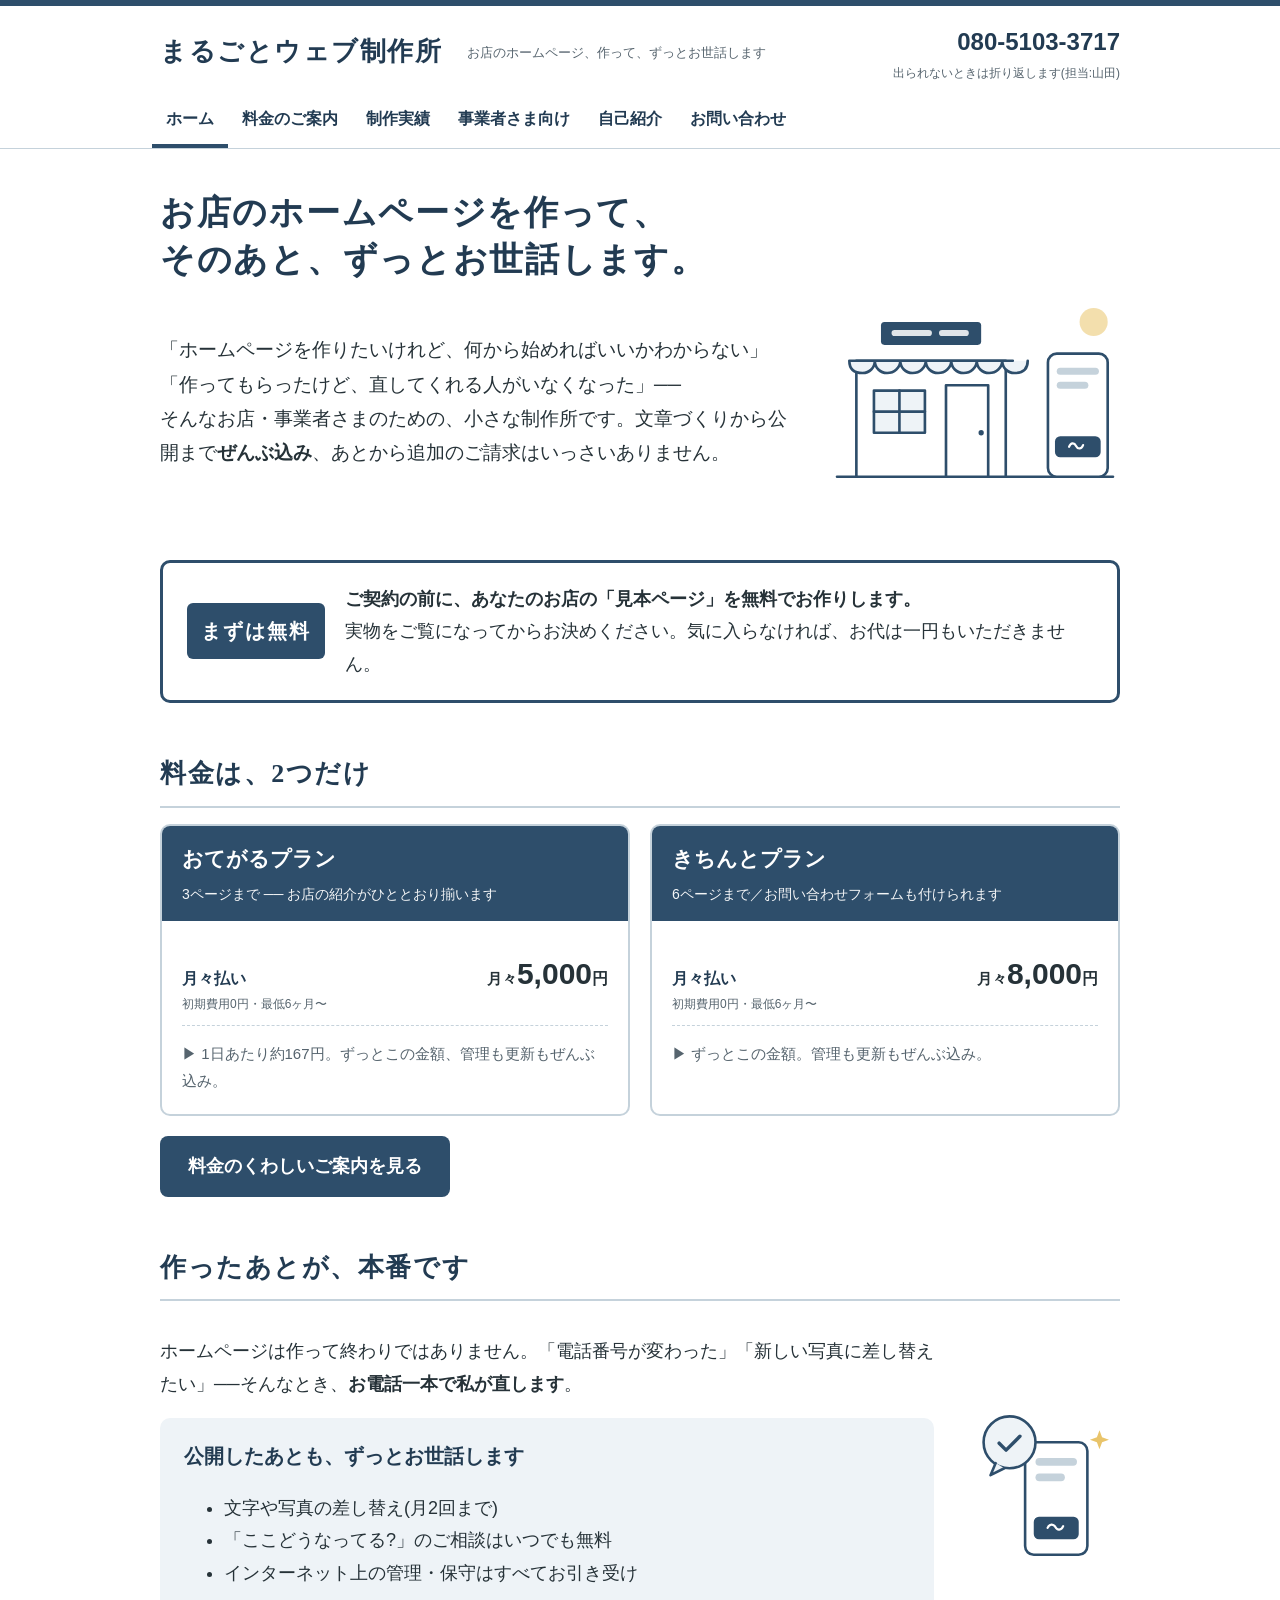
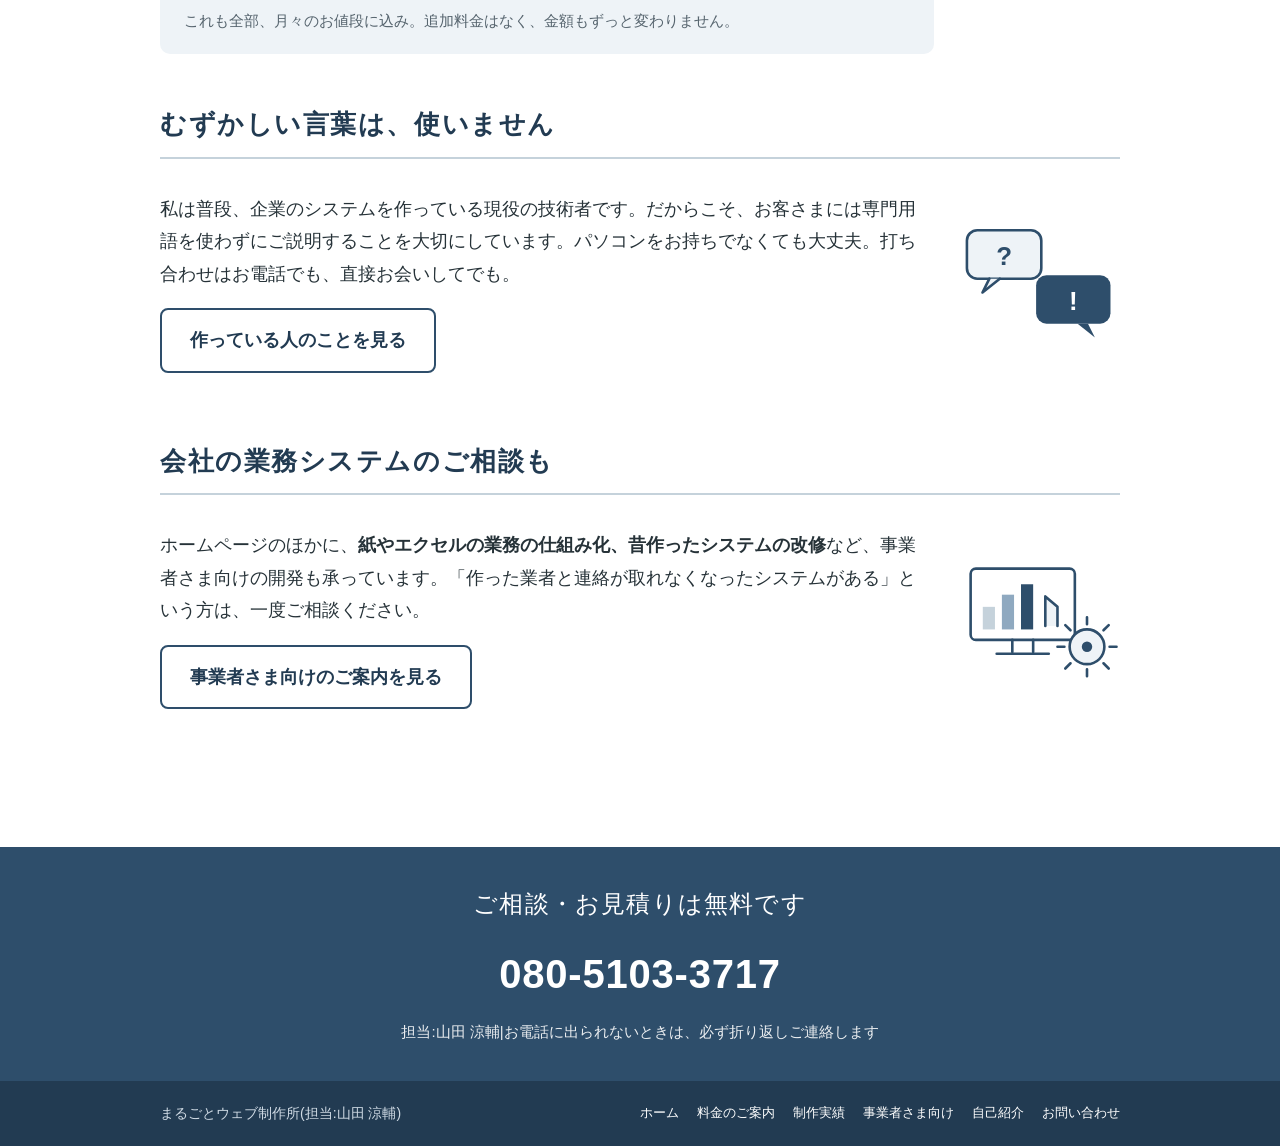
<file: index.html>
<!DOCTYPE html>
<html lang="ja">
<head>
<meta charset="UTF-8">
<meta name="viewport" content="width=device-width, initial-scale=1">
<title>まるごとウェブ制作所|お店のホームページを作って、ずっとお世話します</title>
<meta name="description" content="小さなお店・事業者さまのホームページを、文章づくりから公開までぜんぶ込みで。初期費用0円・月々5,000円から、管理も更新もずっとお任せ。まずは無料の見本から。">
<link rel="stylesheet" href="assets/style.css">
</head>
<body>

<header class="site-header">
  <div class="header-inner">
    <a class="site-name" href="index.html">まるごとウェブ制作所</a>
    <p class="site-tag">お店のホームページ、作って、ずっとお世話します</p>
    <div class="header-tel">
      <a href="tel:08051033717">080-5103-3717</a>
      <div class="note">出られないときは折り返します(担当:山田)</div>
    </div>
  </div>
  <nav class="site-nav">
    <a href="index.html" aria-current="page">ホーム</a>
    <a href="ryokin.html">料金のご案内</a>
    <a href="jisseki.html">制作実績</a>
    <a href="jigyousha.html">事業者さま向け</a>
    <a href="profile.html">自己紹介</a>
    <a href="contact.html">お問い合わせ</a>
  </nav>
</header>

<main>
  <h1>お店のホームページを作って、<br>そのあと、ずっとお世話します。</h1>
  <div class="split hero-split">
    <div class="split-text">
      <p class="lead">「ホームページを作りたいけれど、何から始めればいいかわからない」<br>
      「作ってもらったけど、直してくれる人がいなくなった」──<br>
      そんなお店・事業者さまのための、小さな制作所です。文章づくりから公開まで<strong>ぜんぶ込み</strong>、あとから追加のご請求はいっさいありません。</p>
    </div>
    <div class="illu">
      <svg width="290" height="220" viewBox="0 0 330 250" fill="none" stroke="#2e4e6b" stroke-width="3" stroke-linecap="round" stroke-linejoin="round" role="img" aria-label="お店とスマートフォンのイラスト">
        <circle cx="300" cy="34" r="16" fill="#e9c46a" stroke="none" opacity=".55"/>
        <line x1="8" y1="210" x2="322" y2="210"/>
        <rect x="30" y="78" width="170" height="132" fill="#ffffff"/>
        <rect x="58" y="34" width="114" height="26" rx="4" fill="#2e4e6b" stroke="none"/>
        <rect x="70" y="43" width="46" height="7" rx="3.5" fill="#ffffff" stroke="none" opacity=".85"/>
        <rect x="124" y="43" width="34" height="7" rx="3.5" fill="#ffffff" stroke="none" opacity=".85"/>
        <path d="M22 78 h186 M22 78 c0 14 12 14 15 14 c8 0 14 -6 14 -14 c0 8 6 14 14 14 c8 0 15 -6 15 -14 c0 8 6 14 14 14 c8 0 15 -6 15 -14 c0 8 6 14 14 14 c8 0 15 -6 15 -14 c0 8 6 14 14 14 c8 0 15 -6 15 -14 c0 8 6 14 14 14 c8 0 15 -6 15 -14 c0 8 6 14 14 14 c3 0 15 0 15 -14" fill="#eef3f7"/>
        <rect x="50" y="112" width="58" height="48" fill="#eef3f7"/>
        <line x1="79" y1="112" x2="79" y2="160"/>
        <line x1="50" y1="136" x2="108" y2="136"/>
        <rect x="132" y="106" width="48" height="104" fill="#ffffff"/>
        <circle cx="172" cy="160" r="3" fill="#2e4e6b" stroke="none"/>
        <rect x="248" y="70" width="68" height="140" rx="10" fill="#ffffff"/>
        <rect x="258" y="86" width="48" height="8" rx="4" fill="#c5d2db" stroke="none"/>
        <rect x="258" y="102" width="36" height="8" rx="4" fill="#c5d2db" stroke="none"/>
        <rect x="256" y="164" width="52" height="24" rx="6" fill="#2e4e6b" stroke="none"/>
        <path d="M272 176 c2 -5 6 -5 8 -1 c2 4 6 4 8 -1" stroke="#ffffff" stroke-width="2.5"/>
      </svg>
    </div>
  </div>

  <div class="section notice">
    <span class="badge">まずは無料</span>
    <p><strong>ご契約の前に、あなたのお店の「見本ページ」を無料でお作りします。</strong><br>
    実物をご覧になってからお決めください。気に入らなければ、お代は一円もいただきません。</p>
  </div>

  <section class="section">
    <h2>料金は、2つだけ</h2>
    <div class="card-grid">
      <div class="card">
        <div class="card-head">
          <h3>おてがるプラン</h3>
          <p>3ページまで ── お店の紹介がひととおり揃います</p>
        </div>
        <div class="card-body">
          <div class="price-line">
            <span class="price-label">月々払い<small>初期費用0円・最低6ヶ月〜</small></span>
            <span class="price"><span class="per">月々</span>5,000<small>円</small></span>
          </div>
          <p class="muted" style="margin:14px 0 0">▶ 1日あたり約167円。ずっとこの金額、管理も更新もぜんぶ込み。</p>
        </div>
      </div>
      <div class="card">
        <div class="card-head">
          <h3>きちんとプラン</h3>
          <p>6ページまで／お問い合わせフォームも付けられます</p>
        </div>
        <div class="card-body">
          <div class="price-line">
            <span class="price-label">月々払い<small>初期費用0円・最低6ヶ月〜</small></span>
            <span class="price"><span class="per">月々</span>8,000<small>円</small></span>
          </div>
          <p class="muted" style="margin:14px 0 0">▶ ずっとこの金額。管理も更新もぜんぶ込み。</p>
        </div>
      </div>
    </div>
    <p style="margin-top:20px"><a class="btn" href="ryokin.html">料金のくわしいご案内を見る</a></p>
  </section>

  <section class="section">
    <h2>作ったあとが、本番です</h2>
    <div class="split">
      <div class="split-text">
        <p>ホームページは作って終わりではありません。「電話番号が変わった」「新しい写真に差し替えたい」──そんなとき、<strong>お電話一本で私が直します</strong>。</p>
        <div class="panel">
          <h3>公開したあとも、ずっとお世話します</h3>
          <ul>
            <li>文字や写真の差し替え(月2回まで)</li>
            <li>「ここどうなってる?」のご相談はいつでも無料</li>
            <li>インターネット上の管理・保守はすべてお引き受け</li>
          </ul>
          <p class="muted" style="margin:12px 0 0">これも全部、月々のお値段に込み。追加料金はなく、金額もずっと変わりません。</p>
        </div>
      </div>
      <div class="illu">
        <svg width="150" height="160" viewBox="0 0 170 185" fill="none" stroke="#2e4e6b" stroke-width="3" stroke-linecap="round" stroke-linejoin="round" role="img" aria-label="電話一本で直しますのイラスト">
          <rect x="62" y="42" width="72" height="130" rx="10" fill="#ffffff"/>
          <rect x="74" y="60" width="48" height="9" rx="4.5" fill="#c5d2db" stroke="none"/>
          <rect x="74" y="78" width="34" height="9" rx="4.5" fill="#c5d2db" stroke="none"/>
          <rect x="72" y="128" width="52" height="26" rx="6" fill="#2e4e6b" stroke="none"/>
          <path d="M88 141 c2 -5 7 -5 9 -1 c2 4 7 4 9 -1" stroke="#ffffff" stroke-width="2.5"/>
          <circle cx="44" cy="42" r="30" fill="#eef3f7"/>
          <path d="M28 66 l-6 14 l16 -8" fill="#eef3f7"/>
          <path d="M32 43 l8 8 l16 -16" stroke-width="4"/>
          <path d="M148 28 l3 8 l8 3 l-8 3 l-3 8 l-3 -8 l-8 -3 l8 -3 z" fill="#e9c46a" stroke="none"/>
        </svg>
      </div>
    </div>
  </section>

  <section class="section">
    <h2>むずかしい言葉は、使いません</h2>
    <div class="split">
      <div class="split-text">
        <p>私は普段、企業のシステムを作っている現役の技術者です。だからこそ、お客さまには専門用語を使わずにご説明することを大切にしています。パソコンをお持ちでなくても大丈夫。打ち合わせはお電話でも、直接お会いしてでも。</p>
        <p><a class="btn ghost" href="profile.html">作っている人のことを見る</a></p>
      </div>
      <div class="illu">
        <svg width="160" height="130" viewBox="0 0 185 150" fill="none" stroke="#2e4e6b" stroke-width="3" stroke-linecap="round" stroke-linejoin="round" role="img" aria-label="会話のイラスト">
          <rect x="8" y="14" width="86" height="56" rx="12" fill="#eef3f7"/>
          <path d="M34 70 l-8 16 l20 -16" fill="#eef3f7"/>
          <text x="51" y="54" font-size="30" font-weight="bold" fill="#2e4e6b" stroke="none" text-anchor="middle" font-family="sans-serif">?</text>
          <rect x="88" y="66" width="86" height="56" rx="12" fill="#2e4e6b" stroke="none"/>
          <path d="M148 122 l8 16 l-20 -16" fill="#2e4e6b" stroke="none"/>
          <text x="131" y="106" font-size="30" font-weight="bold" fill="#ffffff" stroke="none" text-anchor="middle" font-family="sans-serif">!</text>
        </svg>
      </div>
    </div>
  </section>

  <section class="section">
    <h2>会社の業務システムのご相談も</h2>
    <div class="split">
      <div class="split-text">
        <p>ホームページのほかに、<strong>紙やエクセルの業務の仕組み化、昔作ったシステムの改修</strong>など、事業者さま向けの開発も承っています。「作った業者と連絡が取れなくなったシステムがある」という方は、一度ご相談ください。</p>
        <p><a class="btn ghost" href="jigyousha.html">事業者さま向けのご案内を見る</a></p>
      </div>
      <div class="illu">
        <svg width="165" height="140" viewBox="0 0 190 160" fill="none" stroke="#2e4e6b" stroke-width="3" stroke-linecap="round" stroke-linejoin="round" role="img" aria-label="業務システムのイラスト">
          <rect x="18" y="22" width="120" height="82" rx="6" fill="#ffffff"/>
          <rect x="32" y="66" width="14" height="26" fill="#c5d2db" stroke="none"/>
          <rect x="54" y="52" width="14" height="40" fill="#8fa9c0" stroke="none"/>
          <rect x="76" y="40" width="14" height="52" fill="#2e4e6b" stroke="none"/>
          <path d="M104 88 l0 -34 l14 12 l0 22" fill="#eef3f7"/>
          <line x1="66" y1="104" x2="66" y2="118"/>
          <line x1="90" y1="104" x2="90" y2="118"/>
          <line x1="48" y1="120" x2="108" y2="120"/>
          <circle cx="152" cy="112" r="20" fill="#eef3f7"/>
          <circle cx="152" cy="112" r="6" fill="#2e4e6b" stroke="none"/>
          <path d="M152 86 v-8 M152 138 v8 M126 112 h-8 M178 112 h8 M133 93 l-6 -6 M171 131 l6 6 M171 93 l6 -6 M133 131 l-6 6"/>
        </svg>
      </div>
    </div>
  </section>
</main>

<div class="cta-band">
  <div class="cta-inner">
    <p class="lead-line">ご相談・お見積りは無料です</p>
    <a class="cta-tel" href="tel:08051033717">080-5103-3717</a>
    <p class="sub">担当:山田 涼輔|お電話に出られないときは、必ず折り返しご連絡します</p>
  </div>
</div>

<footer class="site-footer">
  <div class="footer-inner">
    <span>まるごとウェブ制作所(担当:山田 涼輔)</span>
    <nav class="footer-nav">
      <a href="index.html">ホーム</a>
      <a href="ryokin.html">料金のご案内</a>
      <a href="jisseki.html">制作実績</a>
      <a href="jigyousha.html">事業者さま向け</a>
      <a href="profile.html">自己紹介</a>
      <a href="contact.html">お問い合わせ</a>
    </nav>
  </div>
</footer>

<nav class="bottom-nav" aria-label="メインメニュー">
  <a href="index.html" aria-current="page">
    <svg viewBox="0 0 24 24" fill="none" stroke="currentColor" stroke-width="2" stroke-linecap="round" stroke-linejoin="round" aria-hidden="true"><path d="M4 11.5 L12 4.5 l8 7"/><path d="M6.5 10 v10 h11 v-10"/></svg>
    <span>ホーム</span>
  </a>
  <a href="ryokin.html">
    <svg viewBox="0 0 24 24" fill="none" stroke="currentColor" stroke-width="2" stroke-linecap="round" stroke-linejoin="round" aria-hidden="true"><rect x="2.5" y="6.5" width="19" height="11" rx="2"/><circle cx="12" cy="12" r="3"/></svg>
    <span>料金</span>
  </a>
  <a href="jisseki.html">
    <svg viewBox="0 0 24 24" fill="none" stroke="currentColor" stroke-width="2" stroke-linecap="round" stroke-linejoin="round" aria-hidden="true"><rect x="3.5" y="5" width="17" height="14" rx="2"/><circle cx="9" cy="10" r="1.7"/><path d="M4.5 17 l4.5 -4 l3.5 3 l3 -2.5 l4 3.5"/></svg>
    <span>実績</span>
  </a>
  <a href="profile.html">
    <svg viewBox="0 0 24 24" fill="none" stroke="currentColor" stroke-width="2" stroke-linecap="round" stroke-linejoin="round" aria-hidden="true"><circle cx="12" cy="8" r="3.6"/><path d="M5 20 c.5 -4 3.3 -6 7 -6 s6.5 2 7 6"/></svg>
    <span>自己紹介</span>
  </a>
  <a href="contact.html">
    <svg viewBox="0 0 24 24" fill="none" stroke="currentColor" stroke-width="2" stroke-linecap="round" stroke-linejoin="round" aria-hidden="true"><path d="M7.3 3.5 h3.2 l1.5 4 -2.2 1.7 a12 12 0 0 0 5 5 l1.7 -2.2 4 1.5 v3.2 a1.8 1.8 0 0 1 -1.8 1.8 A16.2 16.2 0 0 1 5.5 5.3 a1.8 1.8 0 0 1 1.8 -1.8 z"/></svg>
    <span>相談する</span>
  </a>
</nav>

</body>
</html>
</file>
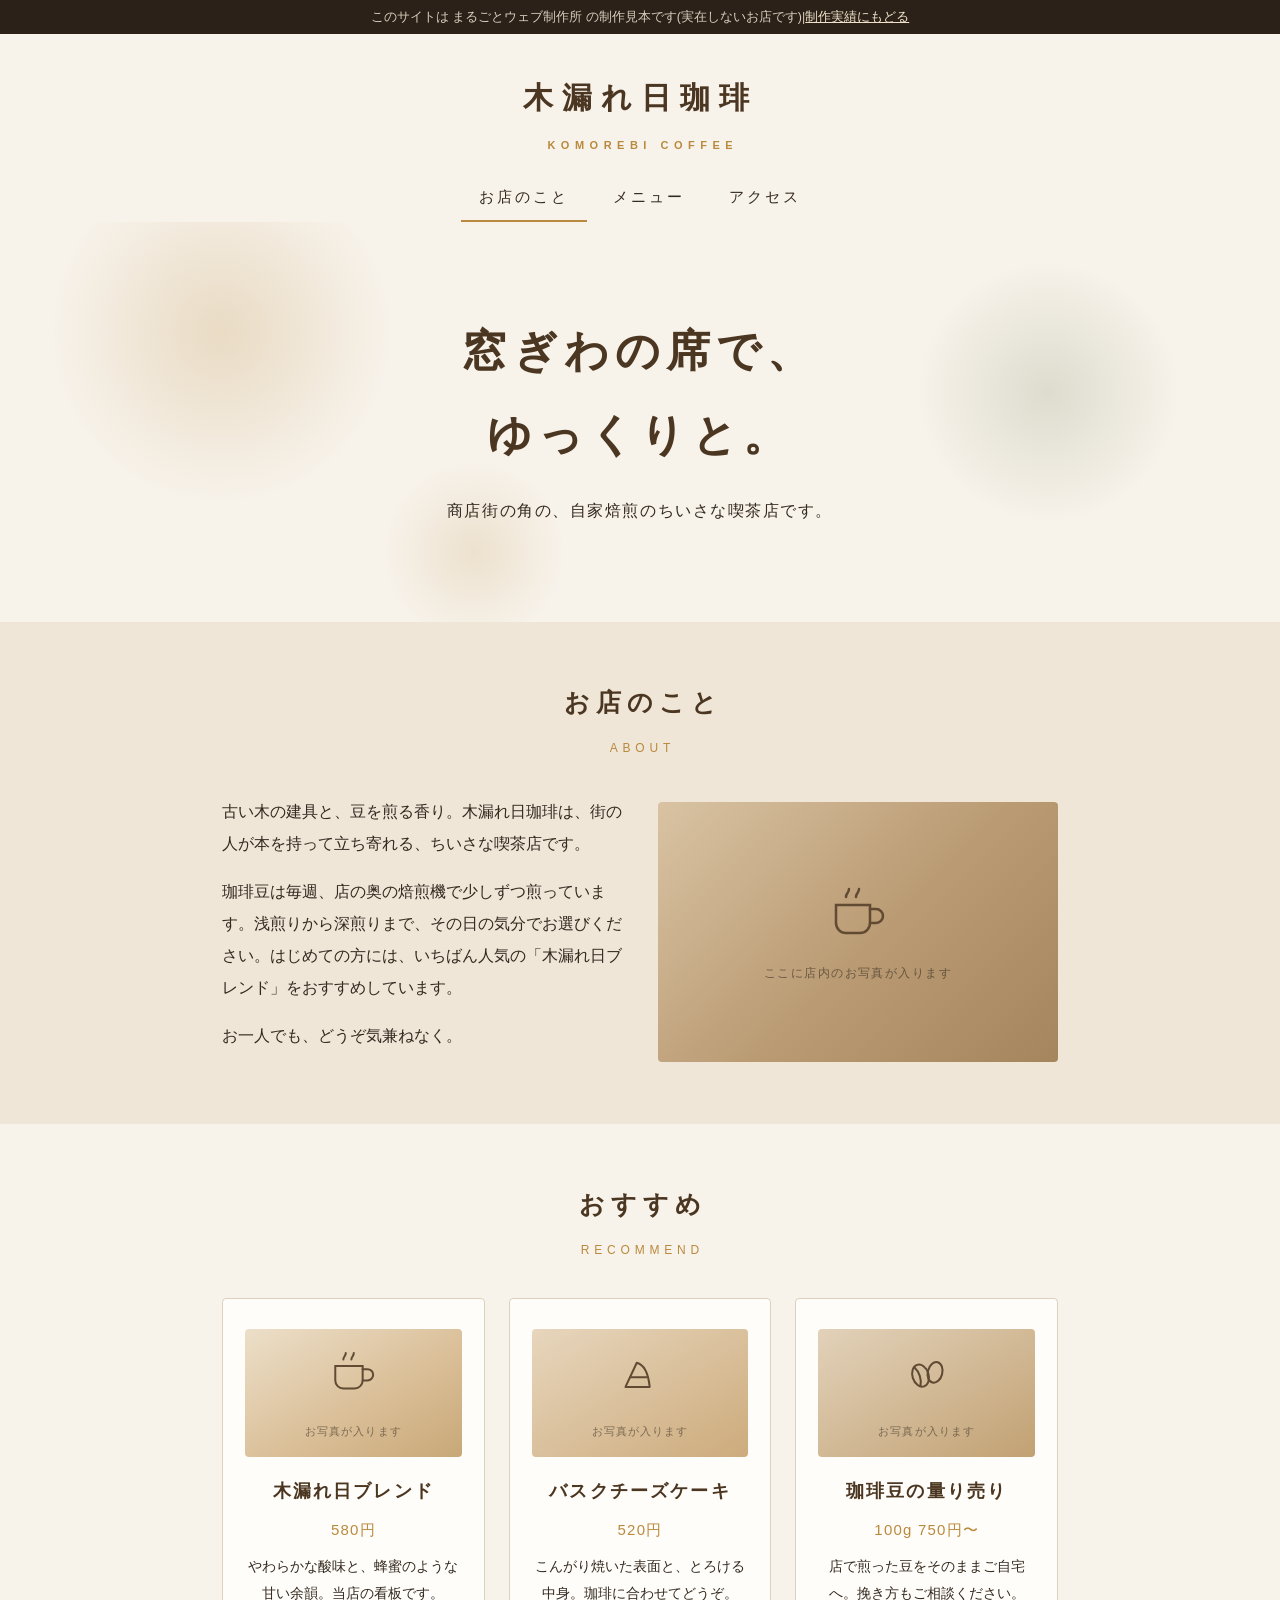
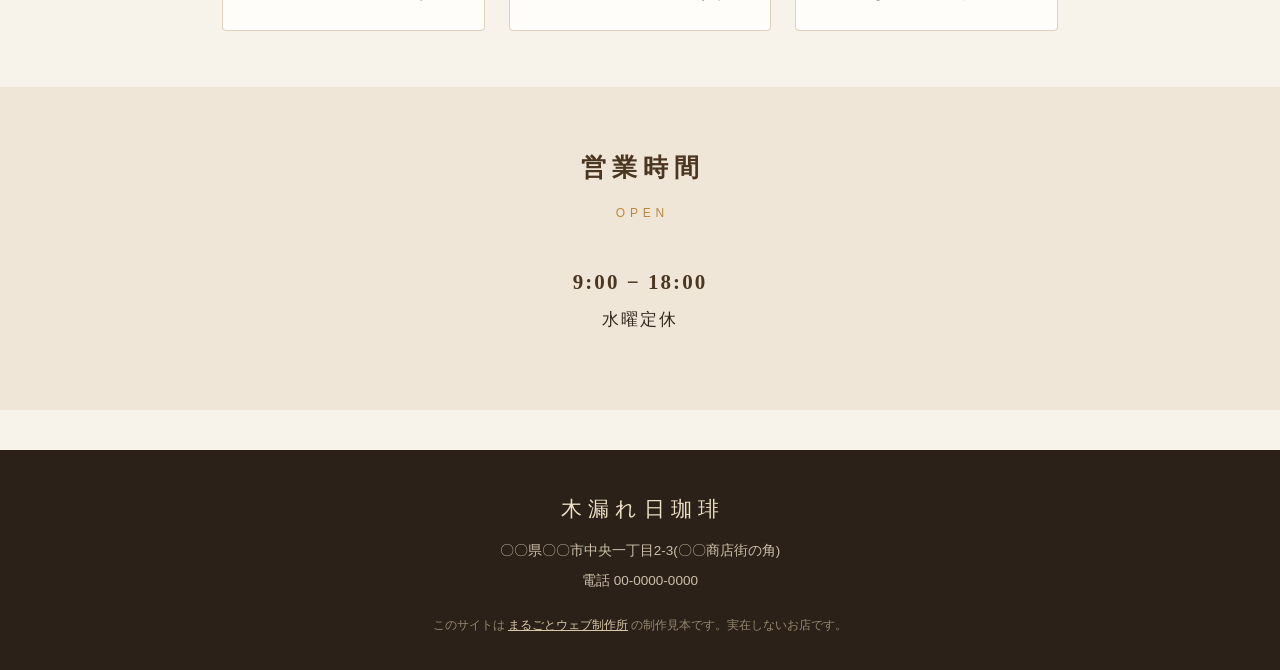
<file: demo/cafe/index.html>
<!DOCTYPE html>
<html lang="ja">
<head>
<meta charset="UTF-8">
<meta name="viewport" content="width=device-width, initial-scale=1">
<title>木漏れ日珈琲|自家焙煎のちいさな喫茶店(制作見本)</title>
<meta name="robots" content="noindex">
<link rel="stylesheet" href="cafe.css">
</head>
<body>

<div class="demo-bar">このサイトは まるごとウェブ制作所 の制作見本です(実在しないお店です)|<a href="../../jisseki.html">制作実績にもどる</a></div>

<header class="cafe-header">
  <a class="logo" href="index.html">木漏れ日珈琲<small>KOMOREBI COFFEE</small></a>
  <nav class="cafe-nav">
    <a href="index.html" aria-current="page">お店のこと</a>
    <a href="menu.html">メニュー</a>
    <a href="access.html">アクセス</a>
  </nav>
</header>

<div class="hero">
  <span class="light l1"></span>
  <span class="light l2"></span>
  <span class="light l3"></span>
  <h1>窓ぎわの席で、<br>ゆっくりと。</h1>
  <p>商店街の角の、自家焙煎のちいさな喫茶店です。</p>
</div>

<section class="cafe-section tinted">
  <div class="wrap">
    <h2 class="sec-title">お店のこと</h2>
    <p class="sec-sub">about</p>
    <div class="concept">
      <div class="concept-text">
        <p>古い木の建具と、豆を煎る香り。木漏れ日珈琲は、街の人が本を持って立ち寄れる、ちいさな喫茶店です。</p>
        <p>珈琲豆は毎週、店の奥の焙煎機で少しずつ煎っています。浅煎りから深煎りまで、その日の気分でお選びください。はじめての方には、いちばん人気の「木漏れ日ブレンド」をおすすめしています。</p>
        <p>お一人でも、どうぞ気兼ねなく。</p>
      </div>
      <div class="photo wood" role="img" aria-label="店内の雰囲気(写真が入ります)">
        <svg width="72" height="72" viewBox="0 0 72 72" fill="none" stroke="#4b3621" stroke-width="2.5" stroke-linecap="round">
          <path d="M14 26 h34 v18 a10 10 0 0 1 -10 10 h-14 a10 10 0 0 1 -10 -10 z"/>
          <path d="M48 30 h6 a7 7 0 0 1 0 14 h-6"/>
          <path d="M24 18 c0 -4 3 -4 3 -8 M34 18 c0 -4 3 -4 3 -8"/>
        </svg>
        <span class="ph-note">ここに店内のお写真が入ります</span>
      </div>
    </div>
  </div>
</section>

<section class="cafe-section">
  <div class="wrap">
    <h2 class="sec-title">おすすめ</h2>
    <p class="sec-sub">recommend</p>
    <div class="items">
      <div class="item">
        <div class="item-photo ph-a">
          <svg width="58" height="58" viewBox="0 0 72 72" fill="none" stroke="#4b3621" stroke-width="2.5" stroke-linecap="round">
            <path d="M14 26 h34 v18 a10 10 0 0 1 -10 10 h-14 a10 10 0 0 1 -10 -10 z"/>
            <path d="M48 30 h6 a7 7 0 0 1 0 14 h-6"/>
            <path d="M24 18 c0 -4 3 -4 3 -8 M34 18 c0 -4 3 -4 3 -8"/>
          </svg>
          <span>お写真が入ります</span>
        </div>
        <h3>木漏れ日ブレンド</h3>
        <div class="price">580円</div>
        <p>やわらかな酸味と、蜂蜜のような甘い余韻。当店の看板です。</p>
      </div>
      <div class="item">
        <div class="item-photo ph-b">
          <svg width="58" height="58" viewBox="0 0 72 72" fill="none" stroke="#4b3621" stroke-width="2.5" stroke-linecap="round" stroke-linejoin="round">
            <path d="M18 52 l14 -30 c8 2 14 10 16 30 z"/>
            <path d="M24 40 h20"/>
          </svg>
          <span>お写真が入ります</span>
        </div>
        <h3>バスクチーズケーキ</h3>
        <div class="price">520円</div>
        <p>こんがり焼いた表面と、とろける中身。珈琲に合わせてどうぞ。</p>
      </div>
      <div class="item">
        <div class="item-photo ph-c">
          <svg width="58" height="58" viewBox="0 0 72 72" fill="none" stroke="#4b3621" stroke-width="2.5" stroke-linecap="round">
            <ellipse cx="28" cy="38" rx="10" ry="14" transform="rotate(-18 28 38)"/>
            <path d="M24 26 c4 7 4 17 0 24" transform="rotate(-18 28 38)"/>
            <ellipse cx="46" cy="34" rx="9" ry="13" transform="rotate(14 46 34)"/>
          </svg>
          <span>お写真が入ります</span>
        </div>
        <h3>珈琲豆の量り売り</h3>
        <div class="price">100g 750円〜</div>
        <p>店で煎った豆をそのままご自宅へ。挽き方もご相談ください。</p>
      </div>
    </div>
  </div>
</section>

<section class="cafe-section tinted">
  <div class="wrap">
    <h2 class="sec-title">営業時間</h2>
    <p class="sec-sub">open</p>
    <p class="hours"><strong>9:00 − 18:00</strong><br>水曜定休</p>
  </div>
</section>

<footer class="cafe-footer">
  <p class="f-logo">木漏れ日珈琲</p>
  <p>〇〇県〇〇市中央一丁目2-3(〇〇商店街の角)</p>
  <p>電話 00-0000-0000</p>
  <p class="credit">このサイトは <a href="../../index.html">まるごとウェブ制作所</a> の制作見本です。実在しないお店です。</p>
</footer>

</body>
</html>
</file>
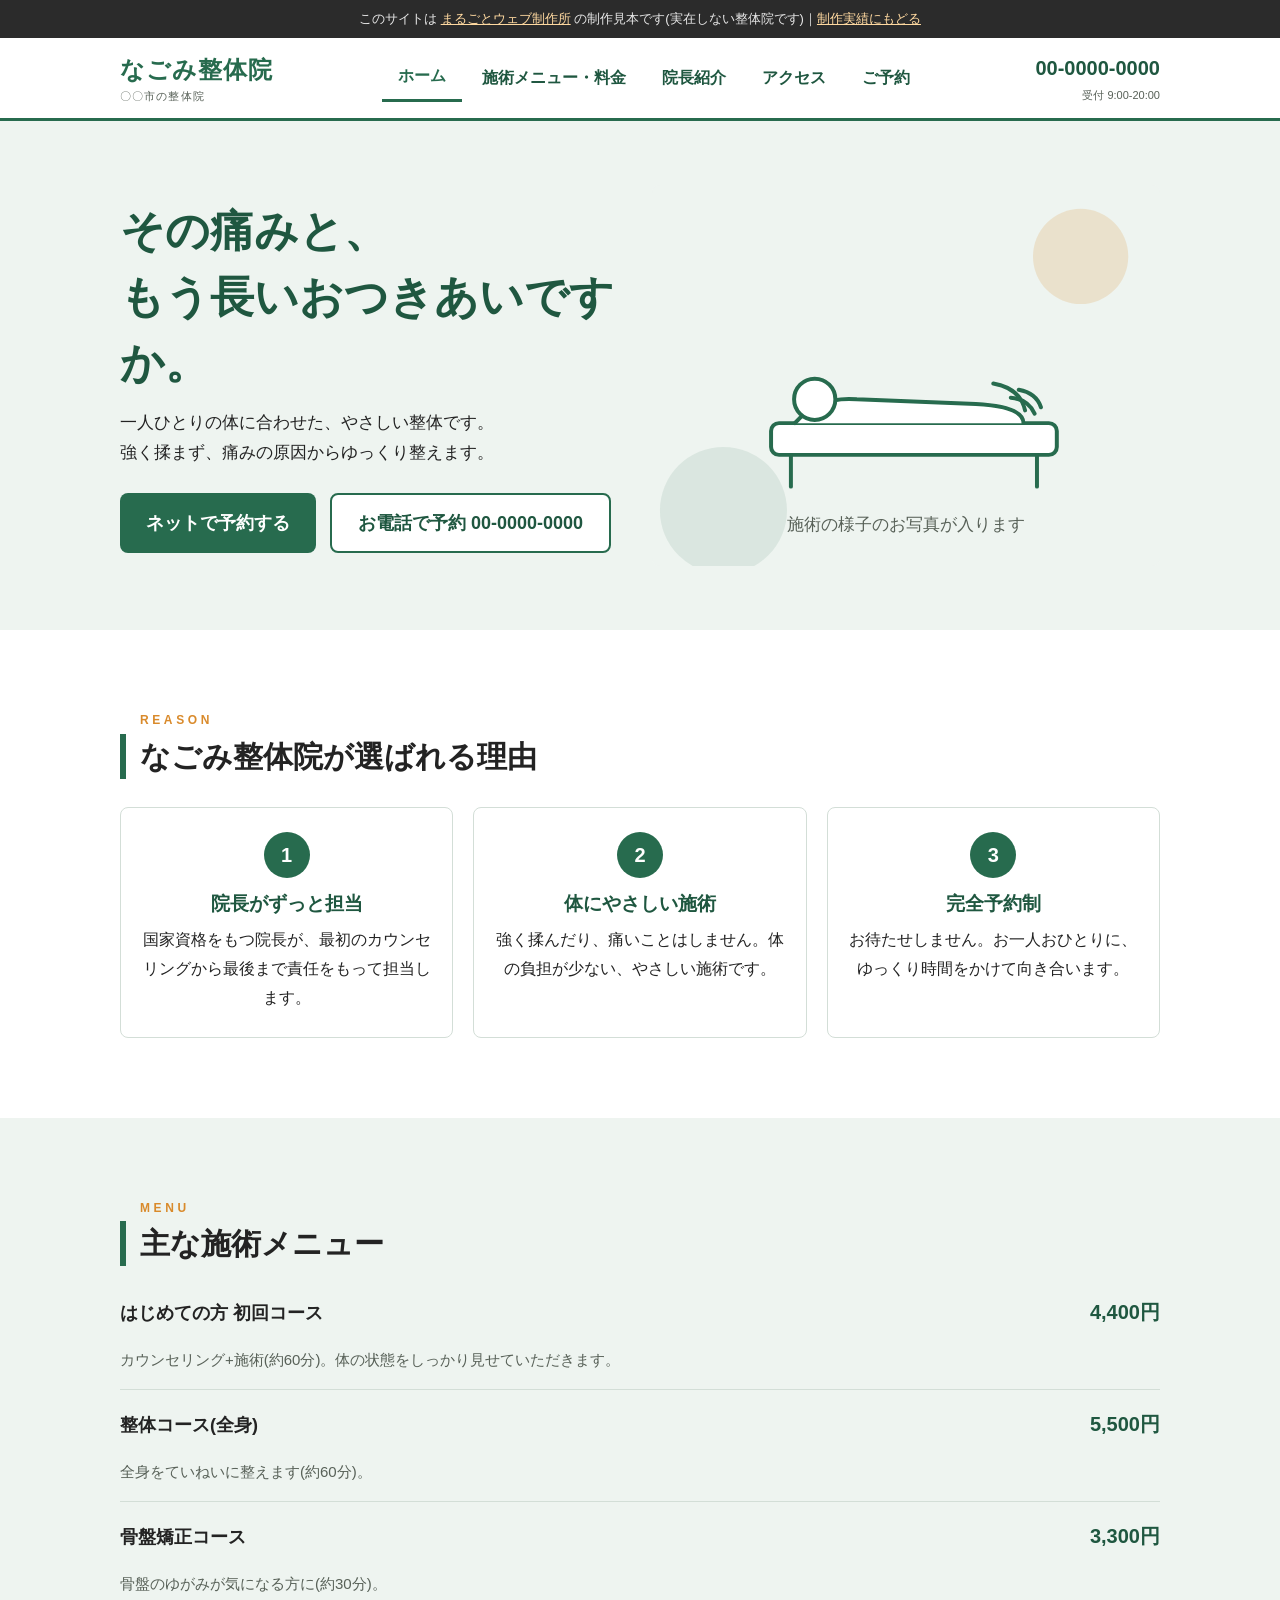
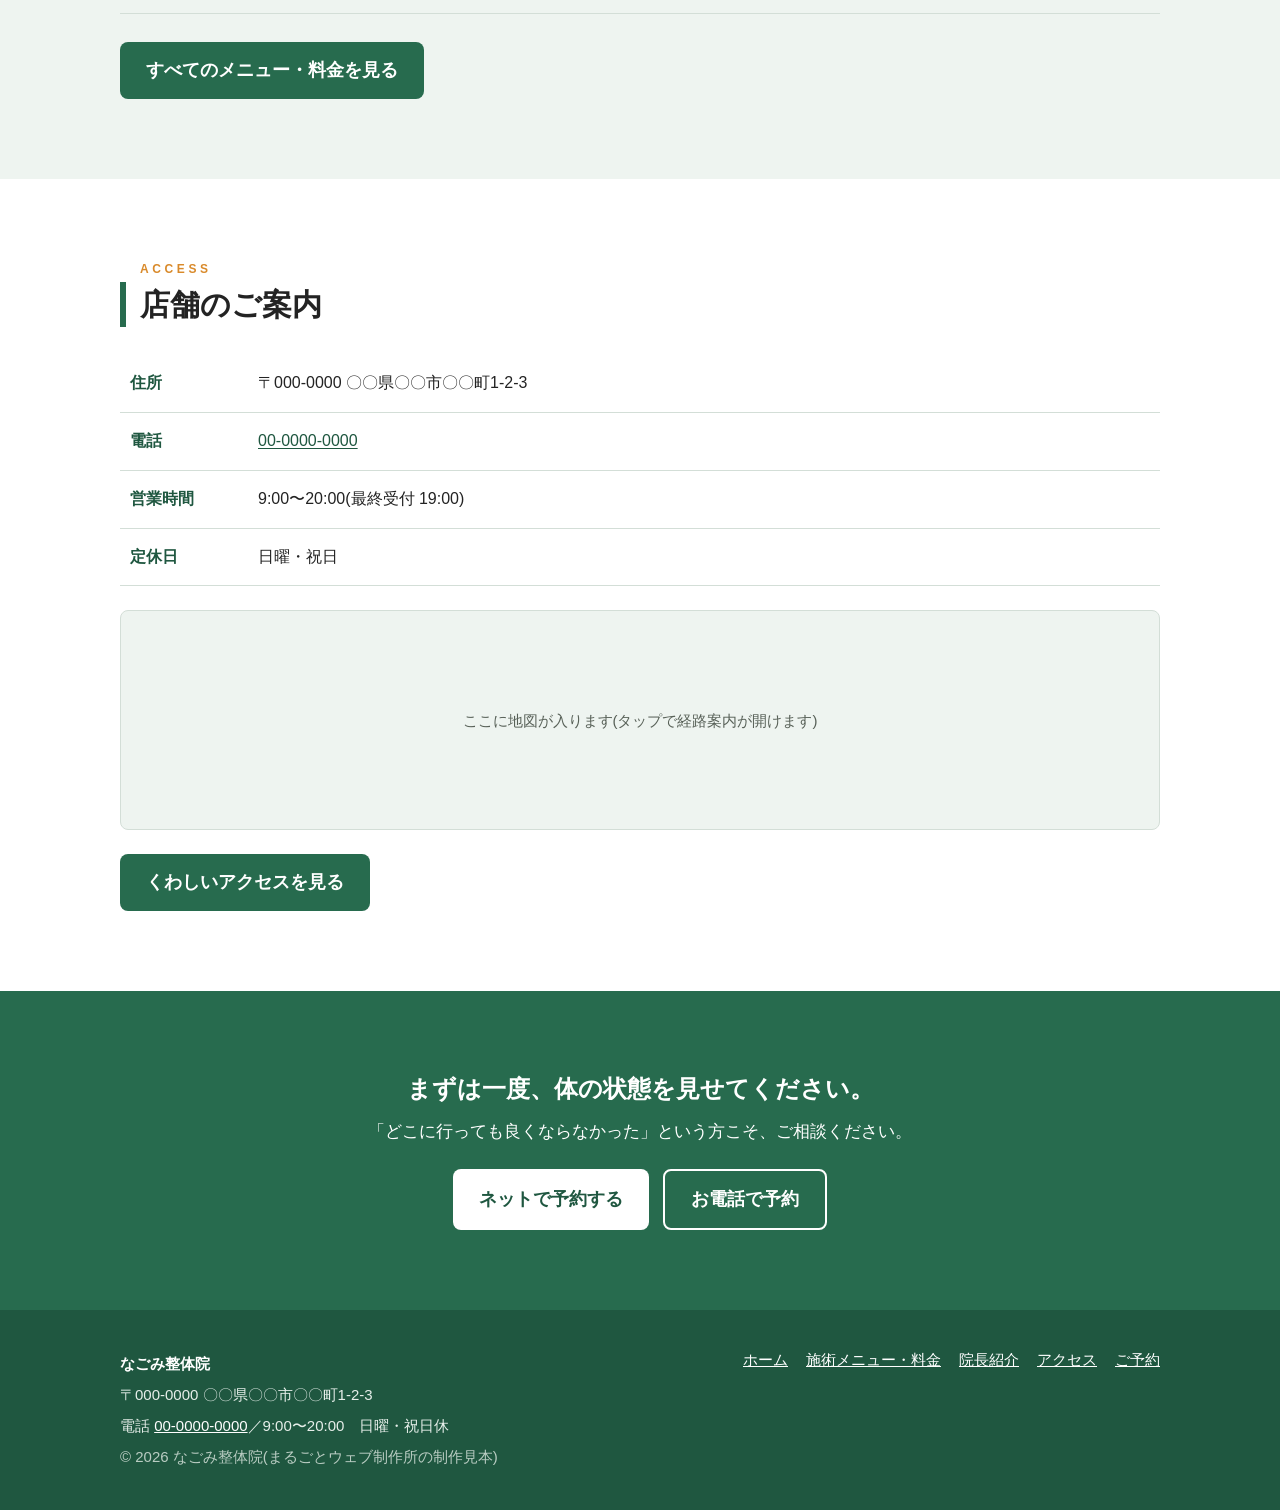
<file: demo/seitai/index.html>
<!DOCTYPE html>
<html lang="ja">
<head>
<meta charset="UTF-8">
<meta name="viewport" content="width=device-width, initial-scale=1">
<meta name="robots" content="noindex">
<title>なごみ整体院【〇〇市の整体院】｜その痛みと、もう長いおつきあいですか。</title>
<meta name="description" content="〇〇市の整体院「なごみ整体院」。国家資格をもつ院長が、強く揉まないやさしい施術で肩こり・腰痛の原因から整えます。完全予約制、ネット予約受付中。">
<meta property="og:title" content="なごみ整体院【〇〇市の整体院】｜その痛みと、もう長いおつきあいですか。">
<meta property="og:description" content="国家資格をもつ院長が、強く揉まないやさしい施術で肩こり・腰痛の原因から整えます。完全予約制、ネット予約受付中。">
<meta property="og:type" content="website">
<link rel="icon" href="assets/img/favicon.svg">
<link rel="stylesheet" href="assets/style.css">
</head>
<body>

<div class="demo-bar">このサイトは <a href="../../index.html">まるごとウェブ制作所</a> の制作見本です(実在しない整体院です)｜<a href="../../jisseki.html">制作実績にもどる</a></div>

<header class="site-header">
  <div class="header-inner container">
    <h1 class="brand">なごみ整体院<small>〇〇市の整体院</small></h1>
    <nav class="pc-nav" aria-label="メインメニュー">
      <a href="index.html" aria-current="page">ホーム</a>
      <a href="menu.html">施術メニュー・料金</a>
      <a href="about.html">院長紹介</a>
      <a href="access.html">アクセス</a>
      <a href="contact.html">ご予約</a>
    </nav>
    <div class="header-tel">
      <a href="tel:0000000000">00-0000-0000</a>
      <span>受付 9:00-20:00</span>
    </div>
  </div>
</header>

<main>

  <section class="hero">
    <div class="hero-inner container">
      <div class="hero-text">
        <p class="hero-copy">その痛みと、<br>もう長いおつきあいですか。</p>
        <p class="hero-sub">一人ひとりの体に合わせた、やさしい整体です。<br>強く揉まず、痛みの原因からゆっくり整えます。</p>
        <div class="btn-row">
          <a class="btn" href="contact.html">ネットで予約する</a>
          <a class="btn btn--tel" href="tel:0000000000">お電話で予約 00-0000-0000</a>
        </div>
      </div>
      <div class="hero-photo">
        <img src="assets/img/hero.svg" alt="施術を受けている方のイメージ">
      </div>
    </div>
  </section>

  <section class="section">
    <div class="container">
      <div class="section-head">
        <span class="en">REASON</span>
        <h2>なごみ整体院が選ばれる理由</h2>
      </div>
      <div class="reasons">
        <div class="reason">
          <span class="num">1</span>
          <h3>院長がずっと担当</h3>
          <p>国家資格をもつ院長が、最初のカウンセリングから最後まで責任をもって担当します。</p>
        </div>
        <div class="reason">
          <span class="num">2</span>
          <h3>体にやさしい施術</h3>
          <p>強く揉んだり、痛いことはしません。体の負担が少ない、やさしい施術です。</p>
        </div>
        <div class="reason">
          <span class="num">3</span>
          <h3>完全予約制</h3>
          <p>お待たせしません。お一人おひとりに、ゆっくり時間をかけて向き合います。</p>
        </div>
      </div>
    </div>
  </section>

  <section class="section section--tint">
    <div class="container">
      <div class="section-head">
        <span class="en">MENU</span>
        <h2>主な施術メニュー</h2>
      </div>
      <div class="menu-list">
        <div class="menu-item">
          <span class="name">はじめての方 初回コース</span>
          <span class="price">4,400円</span>
          <p class="desc">カウンセリング+施術(約60分)。体の状態をしっかり見せていただきます。</p>
        </div>
        <div class="menu-item">
          <span class="name">整体コース(全身)</span>
          <span class="price">5,500円</span>
          <p class="desc">全身をていねいに整えます(約60分)。</p>
        </div>
        <div class="menu-item">
          <span class="name">骨盤矯正コース</span>
          <span class="price">3,300円</span>
          <p class="desc">骨盤のゆがみが気になる方に(約30分)。</p>
        </div>
      </div>
      <div class="btn-row" style="margin-top:28px">
        <a class="btn" href="menu.html">すべてのメニュー・料金を見る</a>
      </div>
    </div>
  </section>

  <section class="section">
    <div class="container">
      <div class="section-head">
        <span class="en">ACCESS</span>
        <h2>店舗のご案内</h2>
      </div>
      <table class="info-table">
        <tr><th>住所</th><td>〒000-0000 〇〇県〇〇市〇〇町1-2-3</td></tr>
        <tr><th>電話</th><td><a href="tel:0000000000">00-0000-0000</a></td></tr>
        <tr><th>営業時間</th><td>9:00〜20:00(最終受付 19:00)</td></tr>
        <tr><th>定休日</th><td>日曜・祝日</td></tr>
      </table>
      <div class="map-box">ここに地図が入ります(タップで経路案内が開けます)</div>
      <div class="btn-row" style="margin-top:24px">
        <a class="btn" href="access.html">くわしいアクセスを見る</a>
      </div>
    </div>
  </section>

  <section class="section cta-band">
    <div class="container">
      <h2>まずは一度、体の状態を見せてください。</h2>
      <p>「どこに行っても良くならなかった」という方こそ、ご相談ください。</p>
      <div class="btn-row" style="justify-content:center">
        <a class="btn" href="contact.html">ネットで予約する</a>
        <a class="btn btn--tel" href="tel:0000000000">お電話で予約</a>
      </div>
    </div>
  </section>

</main>

<footer class="site-footer">
  <div class="footer-inner container">
    <div>
      <p class="footer-brand">なごみ整体院</p>
      <p>〒000-0000 〇〇県〇〇市〇〇町1-2-3</p>
      <p>電話 <a href="tel:0000000000">00-0000-0000</a>／9:00〜20:00　日曜・祝日休</p>
      <p class="footer-copy">© 2026 なごみ整体院(まるごとウェブ制作所の制作見本)</p>
    </div>
    <nav class="footer-nav" aria-label="フッターメニュー">
      <a href="index.html">ホーム</a>
      <a href="menu.html">施術メニュー・料金</a>
      <a href="about.html">院長紹介</a>
      <a href="access.html">アクセス</a>
      <a href="contact.html">ご予約</a>
    </nav>
  </div>
</footer>

<nav class="tab-nav" aria-label="メインメニュー">
  <a href="index.html" aria-current="page"><svg viewBox="0 0 24 24" fill="none" stroke="currentColor" stroke-width="2" stroke-linecap="round" stroke-linejoin="round"><path d="M4 11.5 L12 4.5 l8 7"/><path d="M6.5 10 v10 h11 v-10"/></svg><span>ホーム</span></a>
  <a href="menu.html"><svg viewBox="0 0 24 24" fill="none" stroke="currentColor" stroke-width="2" stroke-linecap="round" stroke-linejoin="round"><path d="M7 3.5 h7 l4 4 v13 h-11 z"/><line x1="9.5" y1="12" x2="14.5" y2="12"/><line x1="9.5" y1="16" x2="14.5" y2="16"/></svg><span>料金</span></a>
  <a href="about.html"><svg viewBox="0 0 24 24" fill="none" stroke="currentColor" stroke-width="2" stroke-linecap="round" stroke-linejoin="round"><circle cx="12" cy="8" r="3.6"/><path d="M5 20 c.5 -4 3.3 -6 7 -6 s6.5 2 7 6"/></svg><span>院長</span></a>
  <a href="access.html"><svg viewBox="0 0 24 24" fill="none" stroke="currentColor" stroke-width="2" stroke-linecap="round" stroke-linejoin="round"><path d="M12 21 s7 -7.5 7 -12 a7 7 0 0 0 -14 0 c0 4.5 7 12 7 12 z"/><circle cx="12" cy="9" r="2.5"/></svg><span>アクセス</span></a>
  <a href="contact.html"><svg viewBox="0 0 24 24" fill="none" stroke="currentColor" stroke-width="2" stroke-linecap="round" stroke-linejoin="round"><rect x="4" y="5" width="16" height="15" rx="2"/><line x1="4" y1="9" x2="20" y2="9"/><line x1="9" y1="3.5" x2="9" y2="6.5"/><line x1="15" y1="3.5" x2="15" y2="6.5"/><path d="M9.5 14 l2 2 l3.5 -3.5"/></svg><span>ご予約</span></a>
</nav>

</body>
</html>
</file>
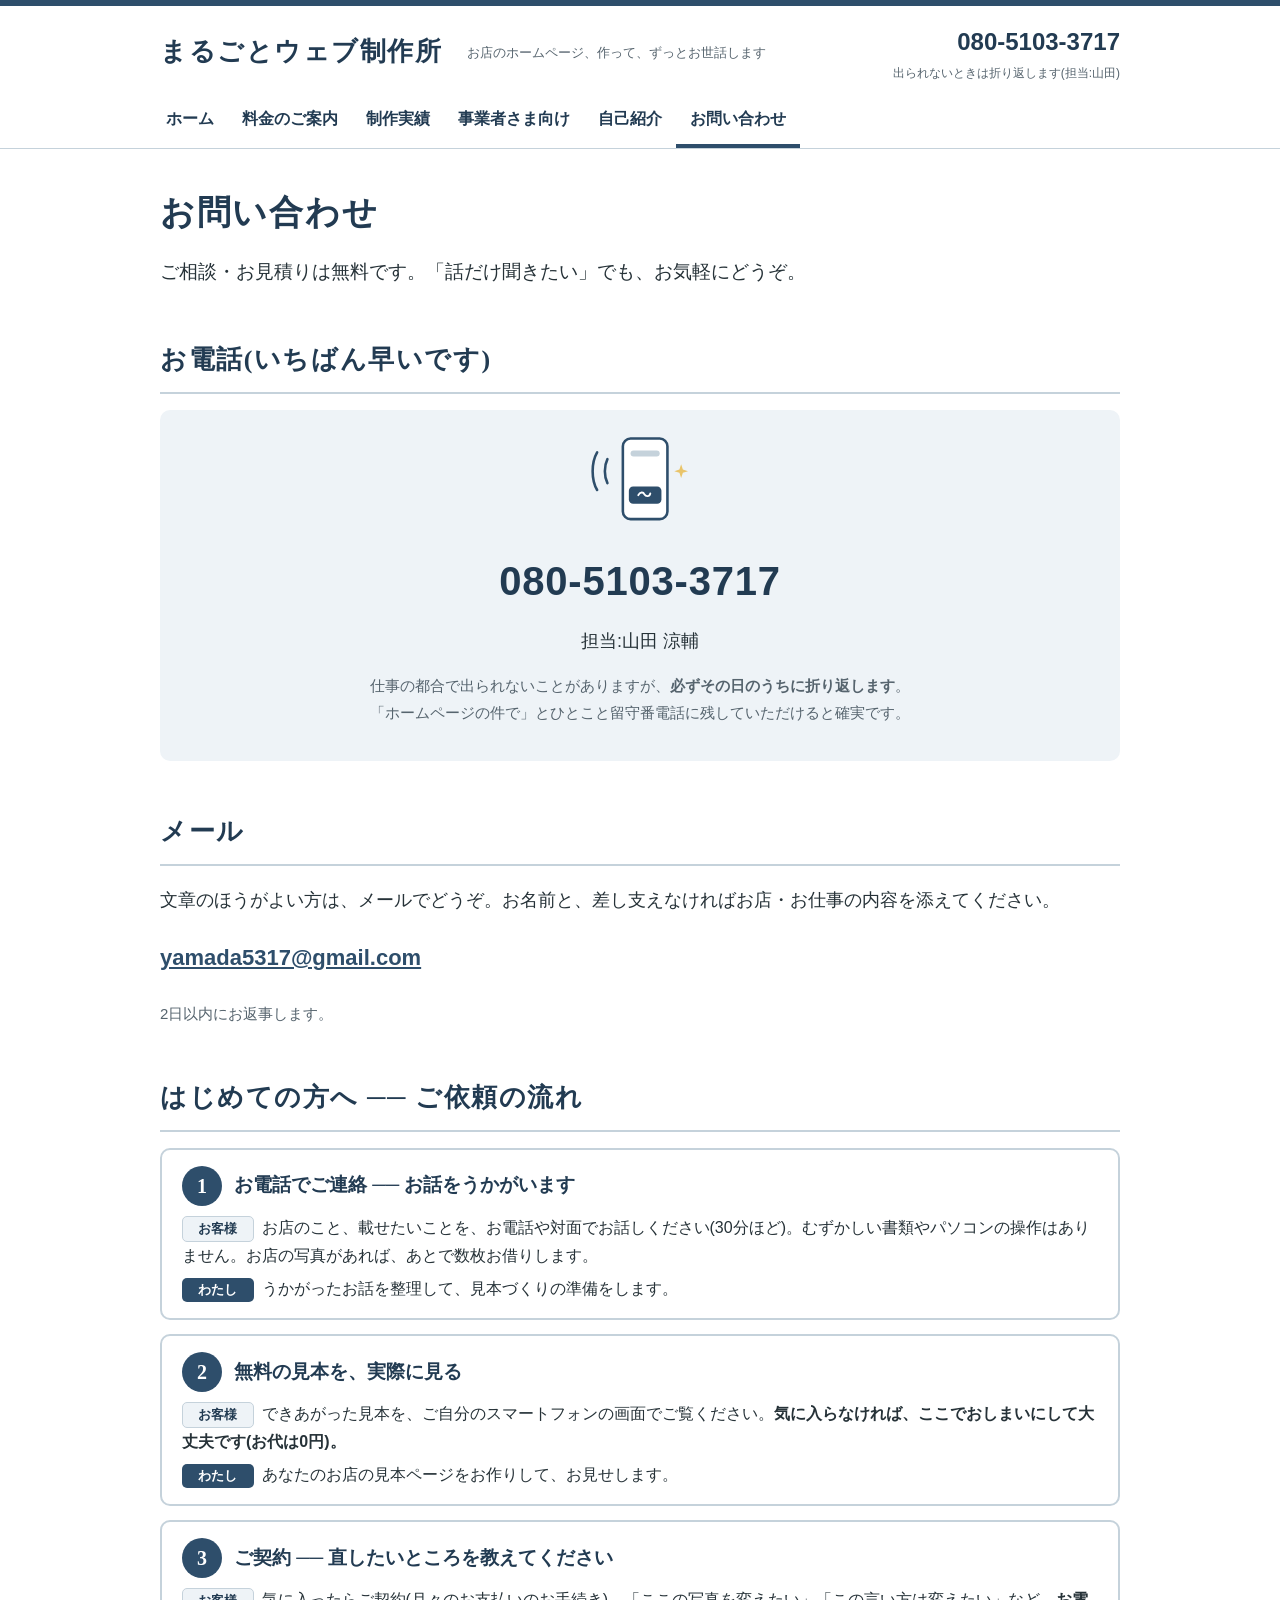
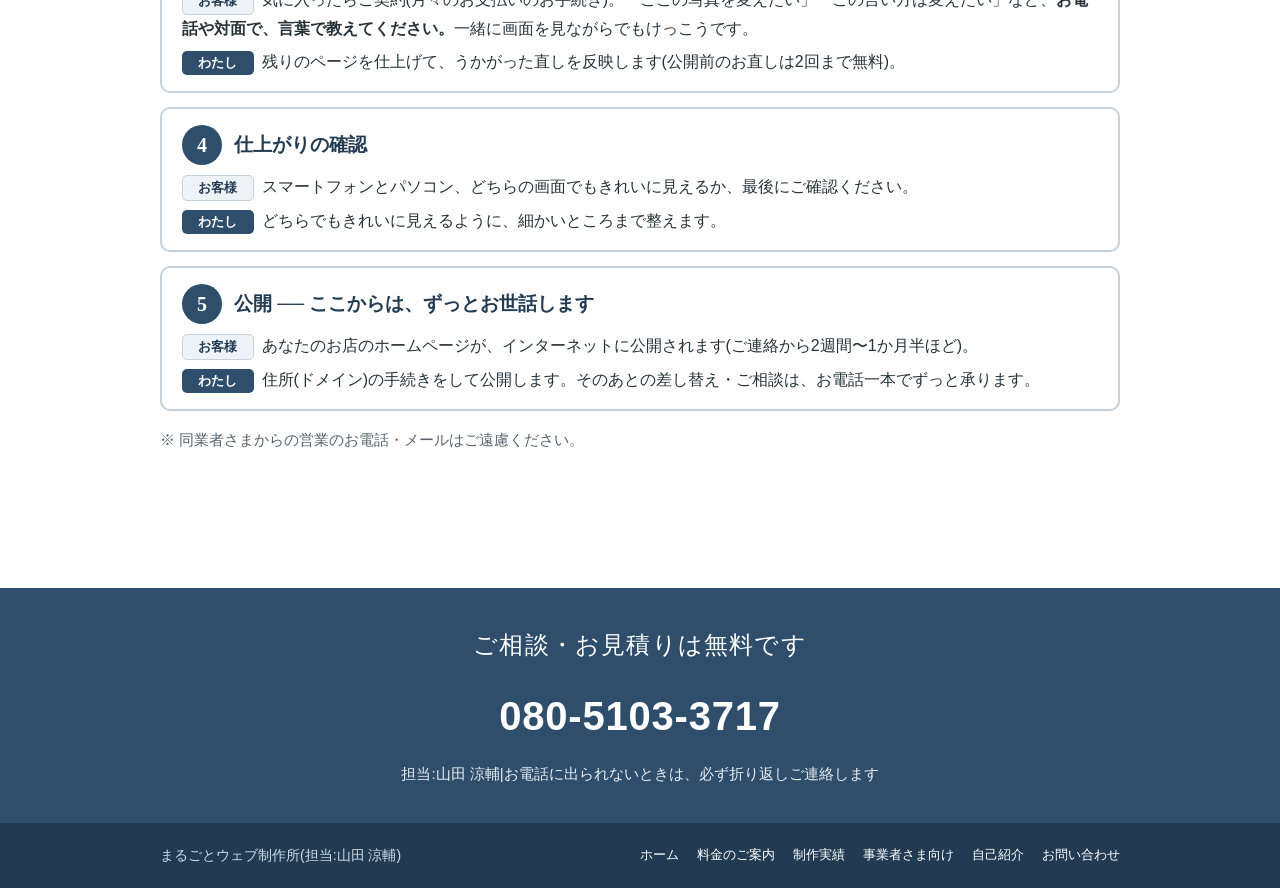
<file: contact.html>
<!DOCTYPE html>
<html lang="ja">
<head>
<meta charset="UTF-8">
<meta name="viewport" content="width=device-width, initial-scale=1">
<title>お問い合わせ|まるごとウェブ制作所</title>
<meta name="description" content="まるごとウェブ制作所へのお問い合わせ。お電話・メールで受け付けています。ご相談・お見積りは無料です。">
<link rel="stylesheet" href="assets/style.css">
</head>
<body>

<header class="site-header">
  <div class="header-inner">
    <a class="site-name" href="index.html">まるごとウェブ制作所</a>
    <p class="site-tag">お店のホームページ、作って、ずっとお世話します</p>
    <div class="header-tel">
      <a href="tel:08051033717">080-5103-3717</a>
      <div class="note">出られないときは折り返します(担当:山田)</div>
    </div>
  </div>
  <nav class="site-nav">
    <a href="index.html">ホーム</a>
    <a href="ryokin.html">料金のご案内</a>
    <a href="jisseki.html">制作実績</a>
    <a href="jigyousha.html">事業者さま向け</a>
    <a href="profile.html">自己紹介</a>
    <a href="contact.html" aria-current="page">お問い合わせ</a>
  </nav>
</header>

<main>
  <h1>お問い合わせ</h1>
  <p class="lead">ご相談・お見積りは無料です。「話だけ聞きたい」でも、お気軽にどうぞ。</p>

  <section class="section">
    <h2>お電話(いちばん早いです)</h2>
    <div class="panel" style="text-align:center">
      <p class="illu-center">
        <svg width="110" height="96" viewBox="0 0 128 112" fill="none" stroke="#2e4e6b" stroke-width="3" stroke-linecap="round" stroke-linejoin="round" role="img" aria-label="電話のイラスト">
          <rect x="44" y="10" width="52" height="94" rx="9" fill="#ffffff"/>
          <rect x="53" y="24" width="34" height="7" rx="3.5" fill="#c5d2db" stroke="none"/>
          <rect x="51" y="66" width="38" height="20" rx="5" fill="#2e4e6b" stroke="none"/>
          <path d="M62 76 c2 -4 6 -4 7 -1 c2 3 6 3 7 -1" stroke="#ffffff" stroke-width="2.2"/>
          <path d="M26 34 c-4 8 -4 20 0 28 M14 26 c-7 12 -7 32 0 44" />
          <path d="M112 40 l2 6 l6 2 l-6 2 l-2 6 l-2 -6 l-6 -2 l6 -2 z" fill="#e9c46a" stroke="none"/>
        </svg>
      </p>
      <a class="cta-tel" style="color:var(--indigo-deep)" href="tel:08051033717">080-5103-3717</a>
      <p style="margin:8px 0 0">担当:山田 涼輔</p>
      <p class="muted">仕事の都合で出られないことがありますが、<strong>必ずその日のうちに折り返します</strong>。<br>「ホームページの件で」とひとこと留守番電話に残していただけると確実です。</p>
    </div>
  </section>

  <section class="section">
    <h2>メール</h2>
    <p>文章のほうがよい方は、メールでどうぞ。お名前と、差し支えなければお店・お仕事の内容を添えてください。</p>
    <p style="font-size:22px; font-weight:700">
      <a href="mailto:yamada5317@gmail.com">yamada5317@gmail.com</a>
    </p>
    <p class="muted">2日以内にお返事します。</p>
  </section>

  <!-- ▼ LINE公式アカウントを作ったらここを解禁
  <section class="section">
    <h2>LINE</h2>
    <p>LINEでのご相談も受け付けています。下のボタンから友だち追加してください。</p>
  </section>
  -->

  <section class="section">
    <h2>はじめての方へ ── ご依頼の流れ</h2>
    <div class="flow">

      <div class="flow-step">
        <div class="flow-head"><span class="flow-num">1</span><h3>お電話でご連絡 ── お話をうかがいます</h3></div>
        <p><span class="who you">お客様</span>お店のこと、載せたいことを、お電話や対面でお話しください(30分ほど)。むずかしい書類やパソコンの操作はありません。お店の写真があれば、あとで数枚お借りします。</p>
        <p><span class="who me">わたし</span>うかがったお話を整理して、見本づくりの準備をします。</p>
      </div>

      <div class="flow-step">
        <div class="flow-head"><span class="flow-num">2</span><h3>無料の見本を、実際に見る</h3></div>
        <p><span class="who you">お客様</span>できあがった見本を、ご自分のスマートフォンの画面でご覧ください。<strong>気に入らなければ、ここでおしまいにして大丈夫です(お代は0円)。</strong></p>
        <p><span class="who me">わたし</span>あなたのお店の見本ページをお作りして、お見せします。</p>
      </div>

      <div class="flow-step">
        <div class="flow-head"><span class="flow-num">3</span><h3>ご契約 ── 直したいところを教えてください</h3></div>
        <p><span class="who you">お客様</span>気に入ったらご契約(月々のお支払いのお手続き)。「ここの写真を変えたい」「この言い方は変えたい」など、<strong>お電話や対面で、言葉で教えてください。</strong>一緒に画面を見ながらでもけっこうです。</p>
        <p><span class="who me">わたし</span>残りのページを仕上げて、うかがった直しを反映します(公開前のお直しは2回まで無料)。</p>
      </div>

      <div class="flow-step">
        <div class="flow-head"><span class="flow-num">4</span><h3>仕上がりの確認</h3></div>
        <p><span class="who you">お客様</span>スマートフォンとパソコン、どちらの画面でもきれいに見えるか、最後にご確認ください。</p>
        <p><span class="who me">わたし</span>どちらでもきれいに見えるように、細かいところまで整えます。</p>
      </div>

      <div class="flow-step">
        <div class="flow-head"><span class="flow-num">5</span><h3>公開 ── ここからは、ずっとお世話します</h3></div>
        <p><span class="who you">お客様</span>あなたのお店のホームページが、インターネットに公開されます(ご連絡から2週間〜1か月半ほど)。</p>
        <p><span class="who me">わたし</span>住所(ドメイン)の手続きをして公開します。そのあとの差し替え・ご相談は、お電話一本でずっと承ります。</p>
      </div>

    </div>
  </section>

  <p class="muted">※ 同業者さまからの営業のお電話・メールはご遠慮ください。</p>
</main>

<div class="cta-band">
  <div class="cta-inner">
    <p class="lead-line">ご相談・お見積りは無料です</p>
    <a class="cta-tel" href="tel:08051033717">080-5103-3717</a>
    <p class="sub">担当:山田 涼輔|お電話に出られないときは、必ず折り返しご連絡します</p>
  </div>
</div>

<footer class="site-footer">
  <div class="footer-inner">
    <span>まるごとウェブ制作所(担当:山田 涼輔)</span>
    <nav class="footer-nav">
      <a href="index.html">ホーム</a>
      <a href="ryokin.html">料金のご案内</a>
      <a href="jisseki.html">制作実績</a>
      <a href="jigyousha.html">事業者さま向け</a>
      <a href="profile.html">自己紹介</a>
      <a href="contact.html">お問い合わせ</a>
    </nav>
  </div>
</footer>

<nav class="bottom-nav" aria-label="メインメニュー">
  <a href="index.html">
    <svg viewBox="0 0 24 24" fill="none" stroke="currentColor" stroke-width="2" stroke-linecap="round" stroke-linejoin="round" aria-hidden="true"><path d="M4 11.5 L12 4.5 l8 7"/><path d="M6.5 10 v10 h11 v-10"/></svg>
    <span>ホーム</span>
  </a>
  <a href="ryokin.html">
    <svg viewBox="0 0 24 24" fill="none" stroke="currentColor" stroke-width="2" stroke-linecap="round" stroke-linejoin="round" aria-hidden="true"><rect x="2.5" y="6.5" width="19" height="11" rx="2"/><circle cx="12" cy="12" r="3"/></svg>
    <span>料金</span>
  </a>
  <a href="jisseki.html">
    <svg viewBox="0 0 24 24" fill="none" stroke="currentColor" stroke-width="2" stroke-linecap="round" stroke-linejoin="round" aria-hidden="true"><rect x="3.5" y="5" width="17" height="14" rx="2"/><circle cx="9" cy="10" r="1.7"/><path d="M4.5 17 l4.5 -4 l3.5 3 l3 -2.5 l4 3.5"/></svg>
    <span>実績</span>
  </a>
  <a href="profile.html">
    <svg viewBox="0 0 24 24" fill="none" stroke="currentColor" stroke-width="2" stroke-linecap="round" stroke-linejoin="round" aria-hidden="true"><circle cx="12" cy="8" r="3.6"/><path d="M5 20 c.5 -4 3.3 -6 7 -6 s6.5 2 7 6"/></svg>
    <span>自己紹介</span>
  </a>
  <a href="contact.html" aria-current="page">
    <svg viewBox="0 0 24 24" fill="none" stroke="currentColor" stroke-width="2" stroke-linecap="round" stroke-linejoin="round" aria-hidden="true"><path d="M7.3 3.5 h3.2 l1.5 4 -2.2 1.7 a12 12 0 0 0 5 5 l1.7 -2.2 4 1.5 v3.2 a1.8 1.8 0 0 1 -1.8 1.8 A16.2 16.2 0 0 1 5.5 5.3 a1.8 1.8 0 0 1 1.8 -1.8 z"/></svg>
    <span>相談する</span>
  </a>
</nav>

</body>
</html>
</file>
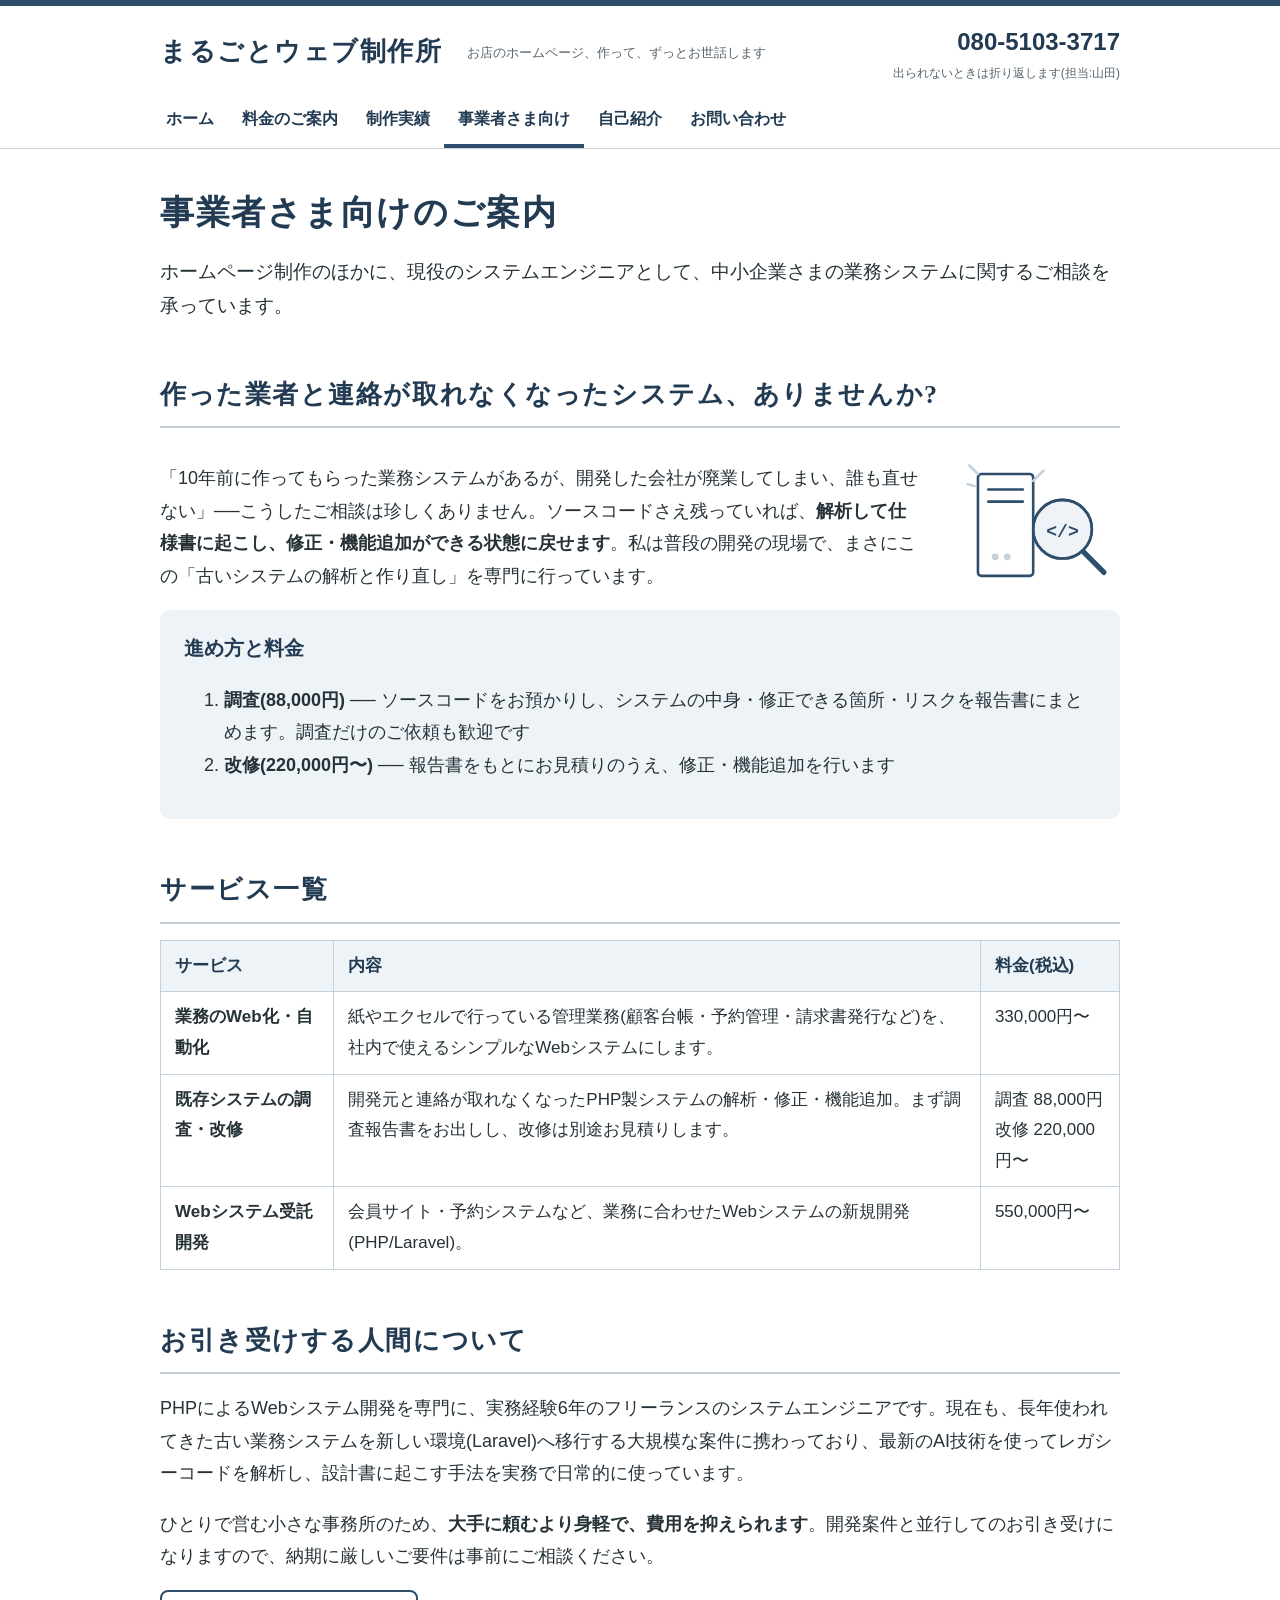
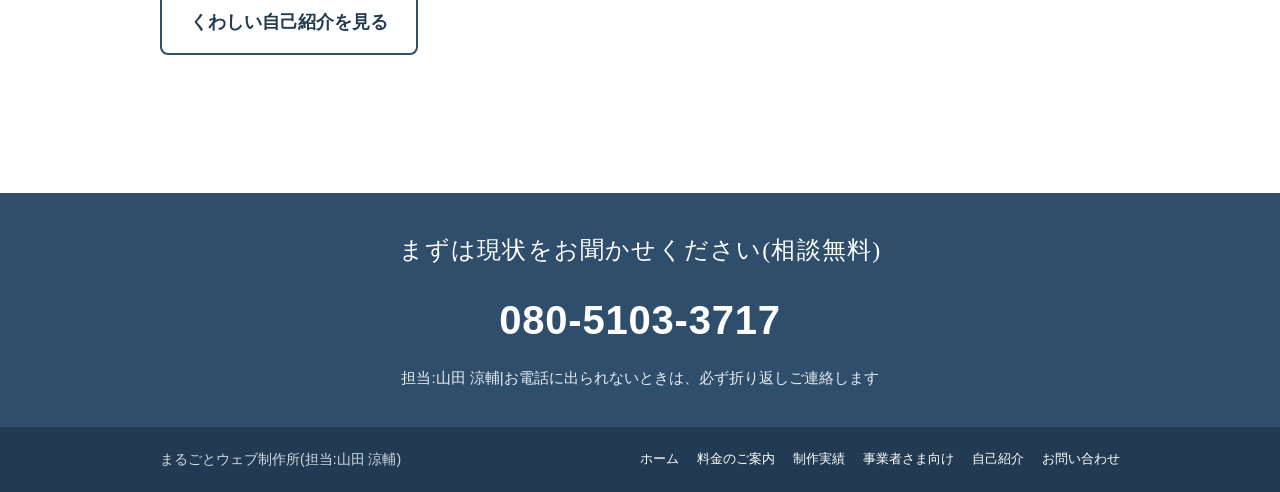
<file: jigyousha.html>
<!DOCTYPE html>
<html lang="ja">
<head>
<meta charset="UTF-8">
<meta name="viewport" content="width=device-width, initial-scale=1">
<title>事業者さま向けのご案内|まるごとウェブ制作所</title>
<meta name="description" content="業務のWeb化・自動化、既存PHPシステムの調査・改修、Webシステム受託開発。現役システムエンジニアが中小企業の困りごとを解決します。">
<link rel="stylesheet" href="assets/style.css">
</head>
<body>

<header class="site-header">
  <div class="header-inner">
    <a class="site-name" href="index.html">まるごとウェブ制作所</a>
    <p class="site-tag">お店のホームページ、作って、ずっとお世話します</p>
    <div class="header-tel">
      <a href="tel:08051033717">080-5103-3717</a>
      <div class="note">出られないときは折り返します(担当:山田)</div>
    </div>
  </div>
  <nav class="site-nav">
    <a href="index.html">ホーム</a>
    <a href="ryokin.html">料金のご案内</a>
    <a href="jisseki.html">制作実績</a>
    <a href="jigyousha.html" aria-current="page">事業者さま向け</a>
    <a href="profile.html">自己紹介</a>
    <a href="contact.html">お問い合わせ</a>
  </nav>
</header>

<main>
  <h1>事業者さま向けのご案内</h1>
  <p class="lead">ホームページ制作のほかに、現役のシステムエンジニアとして、中小企業さまの業務システムに関するご相談を承っています。</p>

  <section class="section">
    <h2>作った業者と連絡が取れなくなったシステム、ありませんか?</h2>
    <div class="split">
      <div class="split-text">
        <p>「10年前に作ってもらった業務システムがあるが、開発した会社が廃業してしまい、誰も直せない」──こうしたご相談は珍しくありません。ソースコードさえ残っていれば、<strong>解析して仕様書に起こし、修正・機能追加ができる状態に戻せます</strong>。私は普段の開発の現場で、まさにこの「古いシステムの解析と作り直し」を専門に行っています。</p>
      </div>
      <div class="illu">
        <svg width="165" height="145" viewBox="0 0 190 168" fill="none" stroke="#2e4e6b" stroke-width="3" stroke-linecap="round" stroke-linejoin="round" role="img" aria-label="古いシステムを調べるイラスト">
          <rect x="26" y="22" width="64" height="118" rx="4" fill="#ffffff"/>
          <line x1="38" y1="40" x2="78" y2="40"/>
          <line x1="38" y1="54" x2="78" y2="54"/>
          <circle cx="46" cy="118" r="4" fill="#c5d2db" stroke="none"/>
          <circle cx="60" cy="118" r="4" fill="#c5d2db" stroke="none"/>
          <path d="M26 22 l-10 -10 M90 30 l12 -12 M14 34 l8 2" stroke="#c5d2db"/>
          <circle cx="124" cy="86" r="34" fill="#eef3f7" opacity=".92"/>
          <circle cx="124" cy="86" r="34"/>
          <line x1="148" y1="112" x2="172" y2="136" stroke-width="6"/>
          <text x="124" y="95" font-size="21" font-weight="bold" fill="#2e4e6b" stroke="none" text-anchor="middle" font-family="monospace">&lt;/&gt;</text>
        </svg>
      </div>
    </div>
    <div class="panel">
      <h3>進め方と料金</h3>
      <ol>
        <li><strong>調査(88,000円)</strong> ── ソースコードをお預かりし、システムの中身・修正できる箇所・リスクを報告書にまとめます。調査だけのご依頼も歓迎です</li>
        <li><strong>改修(220,000円〜)</strong> ── 報告書をもとにお見積りのうえ、修正・機能追加を行います</li>
      </ol>
    </div>
  </section>

  <section class="section">
    <h2>サービス一覧</h2>
    <div class="table-scroll">
      <table class="simple">
        <tr><th>サービス</th><th>内容</th><th>料金(税込)</th></tr>
        <tr>
          <td><strong>業務のWeb化・自動化</strong></td>
          <td>紙やエクセルで行っている管理業務(顧客台帳・予約管理・請求書発行など)を、社内で使えるシンプルなWebシステムにします。</td>
          <td>330,000円〜</td>
        </tr>
        <tr>
          <td><strong>既存システムの調査・改修</strong></td>
          <td>開発元と連絡が取れなくなったPHP製システムの解析・修正・機能追加。まず調査報告書をお出しし、改修は別途お見積りします。</td>
          <td>調査 88,000円<br>改修 220,000円〜</td>
        </tr>
        <tr>
          <td><strong>Webシステム受託開発</strong></td>
          <td>会員サイト・予約システムなど、業務に合わせたWebシステムの新規開発(PHP/Laravel)。</td>
          <td>550,000円〜</td>
        </tr>
      </table>
    </div>
    <!-- ▼ 公開保留中メニュー(解禁するときはコメントを外す)
        <tr>
          <td><strong>AI駆動開発の導入支援・研修</strong></td>
          <td>開発会社・情報システム部門向けに、AIを活用した開発の進め方をハンズオン形式でお伝えします。</td>
          <td>半日 66,000円<br>顧問 55,000円/月</td>
        </tr>
    -->
  </section>

  <section class="section">
    <h2>お引き受けする人間について</h2>
    <p>PHPによるWebシステム開発を専門に、実務経験6年のフリーランスのシステムエンジニアです。現在も、長年使われてきた古い業務システムを新しい環境(Laravel)へ移行する大規模な案件に携わっており、最新のAI技術を使ってレガシーコードを解析し、設計書に起こす手法を実務で日常的に使っています。</p>
    <p>ひとりで営む小さな事務所のため、<strong>大手に頼むより身軽で、費用を抑えられます</strong>。開発案件と並行してのお引き受けになりますので、納期に厳しいご要件は事前にご相談ください。</p>
    <p><a class="btn ghost" href="profile.html">くわしい自己紹介を見る</a></p>
  </section>
</main>

<div class="cta-band">
  <div class="cta-inner">
    <p class="lead-line">まずは現状をお聞かせください(相談無料)</p>
    <a class="cta-tel" href="tel:08051033717">080-5103-3717</a>
    <p class="sub">担当:山田 涼輔|お電話に出られないときは、必ず折り返しご連絡します</p>
  </div>
</div>

<footer class="site-footer">
  <div class="footer-inner">
    <span>まるごとウェブ制作所(担当:山田 涼輔)</span>
    <nav class="footer-nav">
      <a href="index.html">ホーム</a>
      <a href="ryokin.html">料金のご案内</a>
      <a href="jisseki.html">制作実績</a>
      <a href="jigyousha.html">事業者さま向け</a>
      <a href="profile.html">自己紹介</a>
      <a href="contact.html">お問い合わせ</a>
    </nav>
  </div>
</footer>

<nav class="bottom-nav" aria-label="メインメニュー">
  <a href="index.html">
    <svg viewBox="0 0 24 24" fill="none" stroke="currentColor" stroke-width="2" stroke-linecap="round" stroke-linejoin="round" aria-hidden="true"><path d="M4 11.5 L12 4.5 l8 7"/><path d="M6.5 10 v10 h11 v-10"/></svg>
    <span>ホーム</span>
  </a>
  <a href="ryokin.html">
    <svg viewBox="0 0 24 24" fill="none" stroke="currentColor" stroke-width="2" stroke-linecap="round" stroke-linejoin="round" aria-hidden="true"><rect x="2.5" y="6.5" width="19" height="11" rx="2"/><circle cx="12" cy="12" r="3"/></svg>
    <span>料金</span>
  </a>
  <a href="jisseki.html">
    <svg viewBox="0 0 24 24" fill="none" stroke="currentColor" stroke-width="2" stroke-linecap="round" stroke-linejoin="round" aria-hidden="true"><rect x="3.5" y="5" width="17" height="14" rx="2"/><circle cx="9" cy="10" r="1.7"/><path d="M4.5 17 l4.5 -4 l3.5 3 l3 -2.5 l4 3.5"/></svg>
    <span>実績</span>
  </a>
  <a href="profile.html">
    <svg viewBox="0 0 24 24" fill="none" stroke="currentColor" stroke-width="2" stroke-linecap="round" stroke-linejoin="round" aria-hidden="true"><circle cx="12" cy="8" r="3.6"/><path d="M5 20 c.5 -4 3.3 -6 7 -6 s6.5 2 7 6"/></svg>
    <span>自己紹介</span>
  </a>
  <a href="contact.html">
    <svg viewBox="0 0 24 24" fill="none" stroke="currentColor" stroke-width="2" stroke-linecap="round" stroke-linejoin="round" aria-hidden="true"><path d="M7.3 3.5 h3.2 l1.5 4 -2.2 1.7 a12 12 0 0 0 5 5 l1.7 -2.2 4 1.5 v3.2 a1.8 1.8 0 0 1 -1.8 1.8 A16.2 16.2 0 0 1 5.5 5.3 a1.8 1.8 0 0 1 1.8 -1.8 z"/></svg>
    <span>相談する</span>
  </a>
</nav>

</body>
</html>
</file>
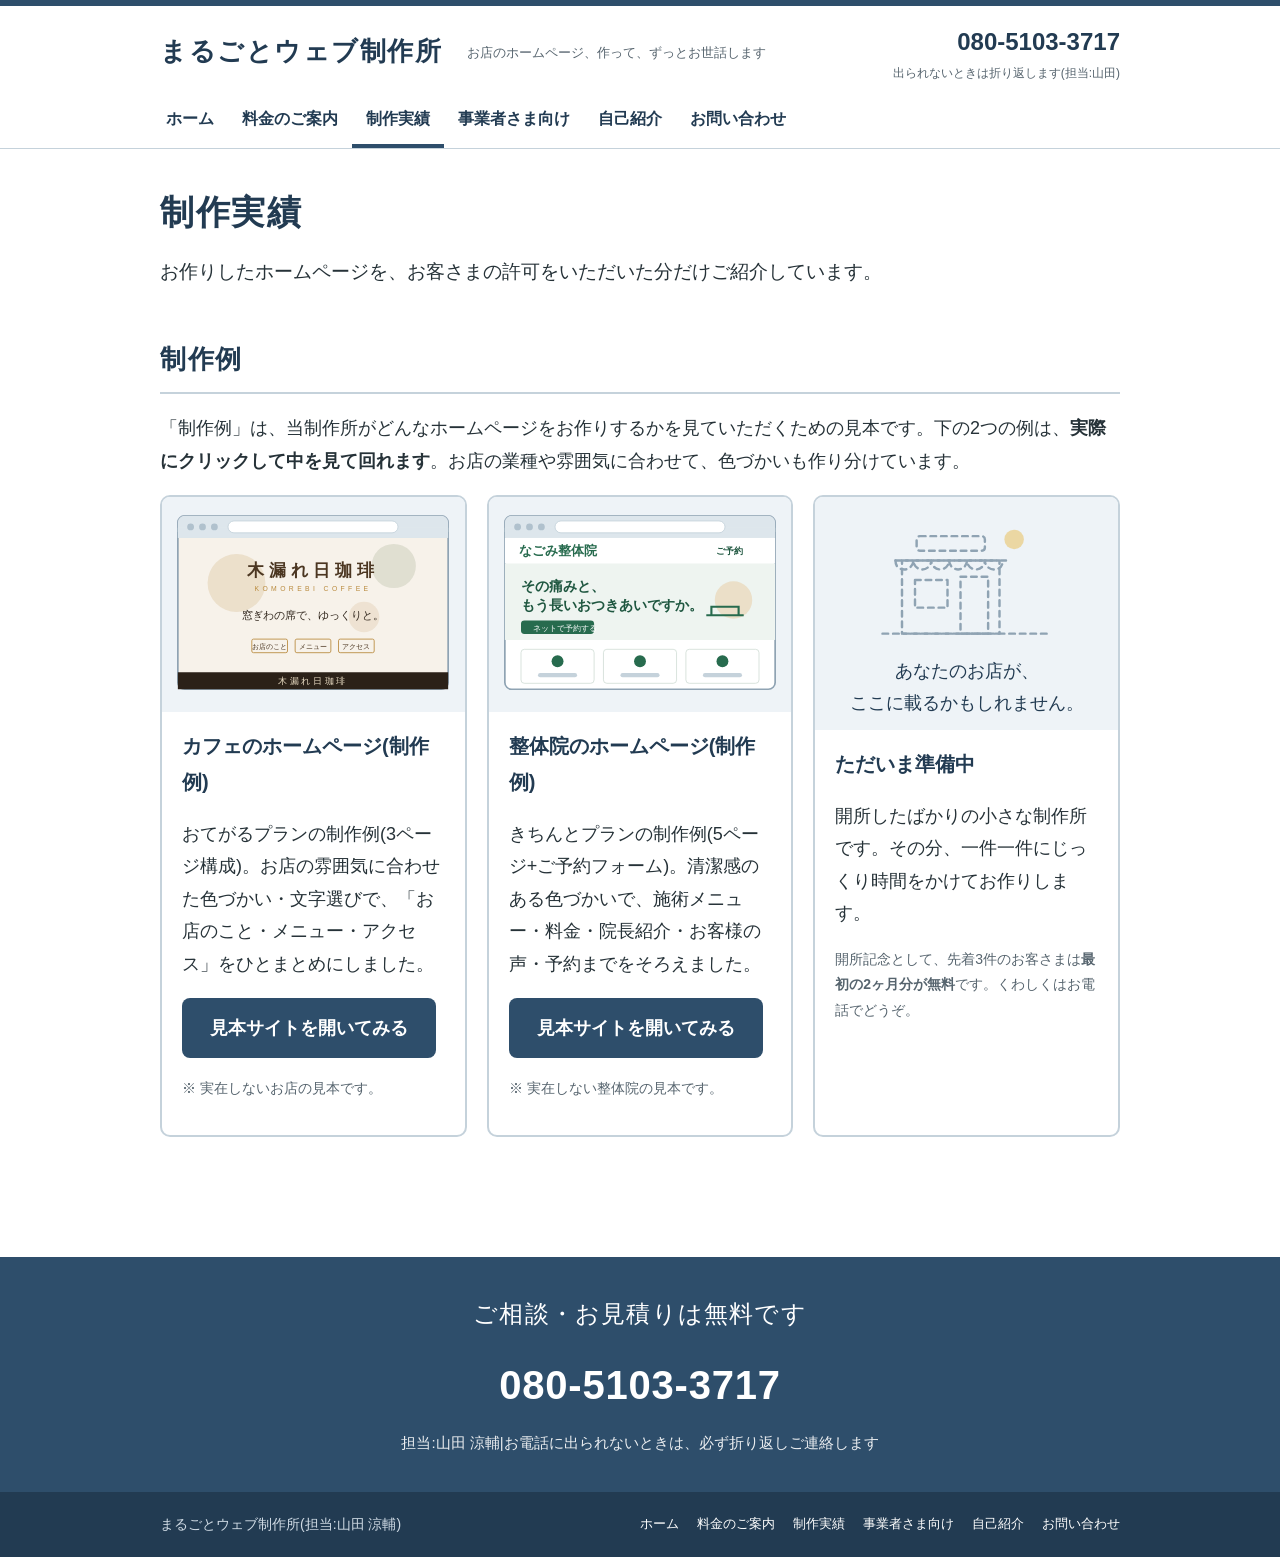
<file: jisseki.html>
<!DOCTYPE html>
<html lang="ja">
<head>
<meta charset="UTF-8">
<meta name="viewport" content="width=device-width, initial-scale=1">
<title>制作実績|まるごとウェブ制作所</title>
<meta name="description" content="まるごとウェブ制作所の制作実績・制作例のご紹介。">
<link rel="stylesheet" href="assets/style.css">
</head>
<body>

<header class="site-header">
  <div class="header-inner">
    <a class="site-name" href="index.html">まるごとウェブ制作所</a>
    <p class="site-tag">お店のホームページ、作って、ずっとお世話します</p>
    <div class="header-tel">
      <a href="tel:08051033717">080-5103-3717</a>
      <div class="note">出られないときは折り返します(担当:山田)</div>
    </div>
  </div>
  <nav class="site-nav">
    <a href="index.html">ホーム</a>
    <a href="ryokin.html">料金のご案内</a>
    <a href="jisseki.html" aria-current="page">制作実績</a>
    <a href="jigyousha.html">事業者さま向け</a>
    <a href="profile.html">自己紹介</a>
    <a href="contact.html">お問い合わせ</a>
  </nav>
</header>

<main>
  <h1>制作実績</h1>
  <p class="lead">お作りしたホームページを、お客さまの許可をいただいた分だけご紹介しています。</p>

  <section class="section">
    <h2>制作例</h2>
    <p>「制作例」は、当制作所がどんなホームページをお作りするかを見ていただくための見本です。下の2つの例は、<strong>実際にクリックして中を見て回れます</strong>。お店の業種や雰囲気に合わせて、色づかいも作り分けています。</p>
    <div class="card-grid">

      <div class="card">
        <a class="work-thumb" href="demo/cafe/index.html" style="text-decoration:none">
          <svg width="272" height="187" viewBox="0 0 320 220" role="img" aria-label="カフェのホームページ制作例">
            <rect x="1" y="1" width="318" height="204" rx="8" fill="#f7f2ea" stroke="#8fa3b3" stroke-width="2"/>
            <rect x="1" y="1" width="318" height="26" rx="8" fill="#dde6ec"/>
            <rect x="1" y="15" width="318" height="12" fill="#dde6ec"/>
            <circle cx="16" cy="14" r="4" fill="#b0c1cd"/>
            <circle cx="30" cy="14" r="4" fill="#b0c1cd"/>
            <circle cx="44" cy="14" r="4" fill="#b0c1cd"/>
            <rect x="60" y="7" width="200" height="14" rx="7" fill="#ffffff" stroke="#c5d2db"/>
            <circle cx="70" cy="80" r="34" fill="#b98a3d" opacity=".18"/>
            <circle cx="255" cy="60" r="26" fill="#74855f" opacity=".18"/>
            <circle cx="220" cy="120" r="18" fill="#b98a3d" opacity=".14"/>
            <text x="160" y="72" font-size="20" font-weight="bold" fill="#4b3621" font-family="serif" text-anchor="middle" letter-spacing="6">木漏れ日珈琲</text>
            <text x="160" y="90" font-size="8" fill="#b98a3d" font-family="sans-serif" text-anchor="middle" letter-spacing="4">KOMOREBI COFFEE</text>
            <text x="160" y="122" font-size="13" fill="#33291f" font-family="serif" text-anchor="middle">窓ぎわの席で、ゆっくりと。</text>
            <rect x="88" y="146" width="42" height="16" rx="2" fill="none" stroke="#b98a3d"/>
            <rect x="139" y="146" width="42" height="16" rx="2" fill="none" stroke="#b98a3d"/>
            <rect x="190" y="146" width="42" height="16" rx="2" fill="none" stroke="#b98a3d"/>
            <text x="109" y="158" font-size="8" fill="#4b3621" font-family="sans-serif" text-anchor="middle">お店のこと</text>
            <text x="160" y="158" font-size="8" fill="#4b3621" font-family="sans-serif" text-anchor="middle">メニュー</text>
            <text x="211" y="158" font-size="8" fill="#4b3621" font-family="sans-serif" text-anchor="middle">アクセス</text>
            <rect x="1" y="185" width="318" height="20" fill="#2b2118"/>
            <text x="160" y="199" font-size="10" fill="#ecdfc6" font-family="serif" text-anchor="middle" letter-spacing="3">木漏れ日珈琲</text>
          </svg>
        </a>
        <div class="card-body">
          <h3>カフェのホームページ(制作例)</h3>
          <p>おてがるプランの制作例(3ページ構成)。お店の雰囲気に合わせた色づかい・文字選びで、「お店のこと・メニュー・アクセス」をひとまとめにしました。</p>
          <p><a class="btn" href="demo/cafe/index.html">見本サイトを開いてみる</a></p>
          <p class="work-note">※ 実在しないお店の見本です。</p>
        </div>
      </div>

      <div class="card">
        <a class="work-thumb" href="demo/seitai/index.html" style="text-decoration:none">
          <svg width="272" height="187" viewBox="0 0 320 220" role="img" aria-label="整体院のホームページ制作例">
            <rect x="1" y="1" width="318" height="204" rx="8" fill="#ffffff" stroke="#8fa3b3" stroke-width="2"/>
            <rect x="1" y="1" width="318" height="26" rx="8" fill="#dde6ec"/>
            <rect x="1" y="15" width="318" height="12" fill="#dde6ec"/>
            <circle cx="16" cy="14" r="4" fill="#b0c1cd"/>
            <circle cx="30" cy="14" r="4" fill="#b0c1cd"/>
            <circle cx="44" cy="14" r="4" fill="#b0c1cd"/>
            <rect x="60" y="7" width="200" height="14" rx="7" fill="#ffffff" stroke="#c5d2db"/>
            <rect x="1" y="27" width="318" height="30" fill="#ffffff"/>
            <text x="18" y="47" font-size="15" font-weight="bold" fill="#276b4e" font-family="sans-serif">なごみ整体院</text>
            <text x="250" y="46" font-size="11" font-weight="bold" fill="#1f5740" font-family="sans-serif">ご予約</text>
            <rect x="1" y="57" width="318" height="90" fill="#eef4f0"/>
            <text x="20" y="90" font-size="17" font-weight="bold" fill="#1f5740" font-family="sans-serif">その痛みと、</text>
            <text x="20" y="112" font-size="17" font-weight="bold" fill="#1f5740" font-family="sans-serif">もう長いおつきあいですか。</text>
            <rect x="20" y="124" width="86" height="16" rx="4" fill="#276b4e"/>
            <text x="34" y="136" font-size="9" fill="#ffffff" font-family="sans-serif">ネットで予約する</text>
            <circle cx="270" cy="100" r="22" fill="#d98a2b" opacity=".2"/>
            <path d="M238 118 h44 M244 118 v-10 h32 v10" stroke="#276b4e" stroke-width="2.5" fill="none"/>
            <rect x="20" y="158" width="86" height="40" rx="4" fill="none" stroke="#d3ded7"/>
            <rect x="117" y="158" width="86" height="40" rx="4" fill="none" stroke="#d3ded7"/>
            <rect x="214" y="158" width="86" height="40" rx="4" fill="none" stroke="#d3ded7"/>
            <circle cx="63" cy="172" r="7" fill="#276b4e"/>
            <circle cx="160" cy="172" r="7" fill="#276b4e"/>
            <circle cx="257" cy="172" r="7" fill="#276b4e"/>
            <rect x="40" y="186" width="46" height="5" rx="2.5" fill="#c5d2db"/>
            <rect x="137" y="186" width="46" height="5" rx="2.5" fill="#c5d2db"/>
            <rect x="234" y="186" width="46" height="5" rx="2.5" fill="#c5d2db"/>
          </svg>
        </a>
        <div class="card-body">
          <h3>整体院のホームページ(制作例)</h3>
          <p>きちんとプランの制作例(5ページ+ご予約フォーム)。清潔感のある色づかいで、施術メニュー・料金・院長紹介・お客様の声・予約までをそろえました。</p>
          <p><a class="btn" href="demo/seitai/index.html">見本サイトを開いてみる</a></p>
          <p class="work-note">※ 実在しない整体院の見本です。</p>
        </div>
      </div>

      <div class="card">
        <div class="work-thumb" style="flex-direction:column; align-items:center; min-height:215px; justify-content:center; gap:10px">
          <svg width="180" height="130" viewBox="0 0 220 160" fill="none" stroke="#8fa3b3" stroke-width="3" stroke-linecap="round" stroke-linejoin="round" stroke-dasharray="7 6" role="img" aria-label="準備中のお店のイラスト">
            <line x1="6" y1="146" x2="214" y2="146"/>
            <rect x="30" y="56" width="120" height="90"/>
            <path d="M22 56 h136"/>
            <path d="M22 56 c0 11 9 11 11 11 c6 0 11 -5 11 -11 c0 6 5 11 11 11 c6 0 11 -5 11 -11 c0 6 5 11 11 11 c6 0 11 -5 11 -11 c0 6 5 11 11 11 c6 0 11 -5 11 -11 c0 6 5 11 11 11 c6 0 11 -5 11 -11 c0 6 5 11 11 11 c2 0 11 0 11 -11"/>
            <rect x="48" y="26" width="84" height="18" rx="4"/>
            <rect x="46" y="80" width="40" height="34"/>
            <rect x="102" y="76" width="34" height="70"/>
            <circle cx="168" cy="30" r="12" fill="#e9c46a" stroke="none" stroke-dasharray="none" opacity=".6"/>
          </svg>
          <p style="font-family:var(--serif); font-size:18px; color:var(--indigo-deep); text-align:center; margin:0">あなたのお店が、<br>ここに載るかもしれません。</p>
        </div>
        <div class="card-body">
          <h3>ただいま準備中</h3>
          <p>開所したばかりの小さな制作所です。その分、一件一件にじっくり時間をかけてお作りします。</p>
          <p class="work-note">開所記念として、先着3件のお客さまは<strong>最初の2ヶ月分が無料</strong>です。くわしくはお電話でどうぞ。</p>
        </div>
      </div>

    </div>
  </section>
</main>

<div class="cta-band">
  <div class="cta-inner">
    <p class="lead-line">ご相談・お見積りは無料です</p>
    <a class="cta-tel" href="tel:08051033717">080-5103-3717</a>
    <p class="sub">担当:山田 涼輔|お電話に出られないときは、必ず折り返しご連絡します</p>
  </div>
</div>

<footer class="site-footer">
  <div class="footer-inner">
    <span>まるごとウェブ制作所(担当:山田 涼輔)</span>
    <nav class="footer-nav">
      <a href="index.html">ホーム</a>
      <a href="ryokin.html">料金のご案内</a>
      <a href="jisseki.html">制作実績</a>
      <a href="jigyousha.html">事業者さま向け</a>
      <a href="profile.html">自己紹介</a>
      <a href="contact.html">お問い合わせ</a>
    </nav>
  </div>
</footer>

<nav class="bottom-nav" aria-label="メインメニュー">
  <a href="index.html">
    <svg viewBox="0 0 24 24" fill="none" stroke="currentColor" stroke-width="2" stroke-linecap="round" stroke-linejoin="round" aria-hidden="true"><path d="M4 11.5 L12 4.5 l8 7"/><path d="M6.5 10 v10 h11 v-10"/></svg>
    <span>ホーム</span>
  </a>
  <a href="ryokin.html">
    <svg viewBox="0 0 24 24" fill="none" stroke="currentColor" stroke-width="2" stroke-linecap="round" stroke-linejoin="round" aria-hidden="true"><rect x="2.5" y="6.5" width="19" height="11" rx="2"/><circle cx="12" cy="12" r="3"/></svg>
    <span>料金</span>
  </a>
  <a href="jisseki.html" aria-current="page">
    <svg viewBox="0 0 24 24" fill="none" stroke="currentColor" stroke-width="2" stroke-linecap="round" stroke-linejoin="round" aria-hidden="true"><rect x="3.5" y="5" width="17" height="14" rx="2"/><circle cx="9" cy="10" r="1.7"/><path d="M4.5 17 l4.5 -4 l3.5 3 l3 -2.5 l4 3.5"/></svg>
    <span>実績</span>
  </a>
  <a href="profile.html">
    <svg viewBox="0 0 24 24" fill="none" stroke="currentColor" stroke-width="2" stroke-linecap="round" stroke-linejoin="round" aria-hidden="true"><circle cx="12" cy="8" r="3.6"/><path d="M5 20 c.5 -4 3.3 -6 7 -6 s6.5 2 7 6"/></svg>
    <span>自己紹介</span>
  </a>
  <a href="contact.html">
    <svg viewBox="0 0 24 24" fill="none" stroke="currentColor" stroke-width="2" stroke-linecap="round" stroke-linejoin="round" aria-hidden="true"><path d="M7.3 3.5 h3.2 l1.5 4 -2.2 1.7 a12 12 0 0 0 5 5 l1.7 -2.2 4 1.5 v3.2 a1.8 1.8 0 0 1 -1.8 1.8 A16.2 16.2 0 0 1 5.5 5.3 a1.8 1.8 0 0 1 1.8 -1.8 z"/></svg>
    <span>相談する</span>
  </a>
</nav>

</body>
</html>
</file>
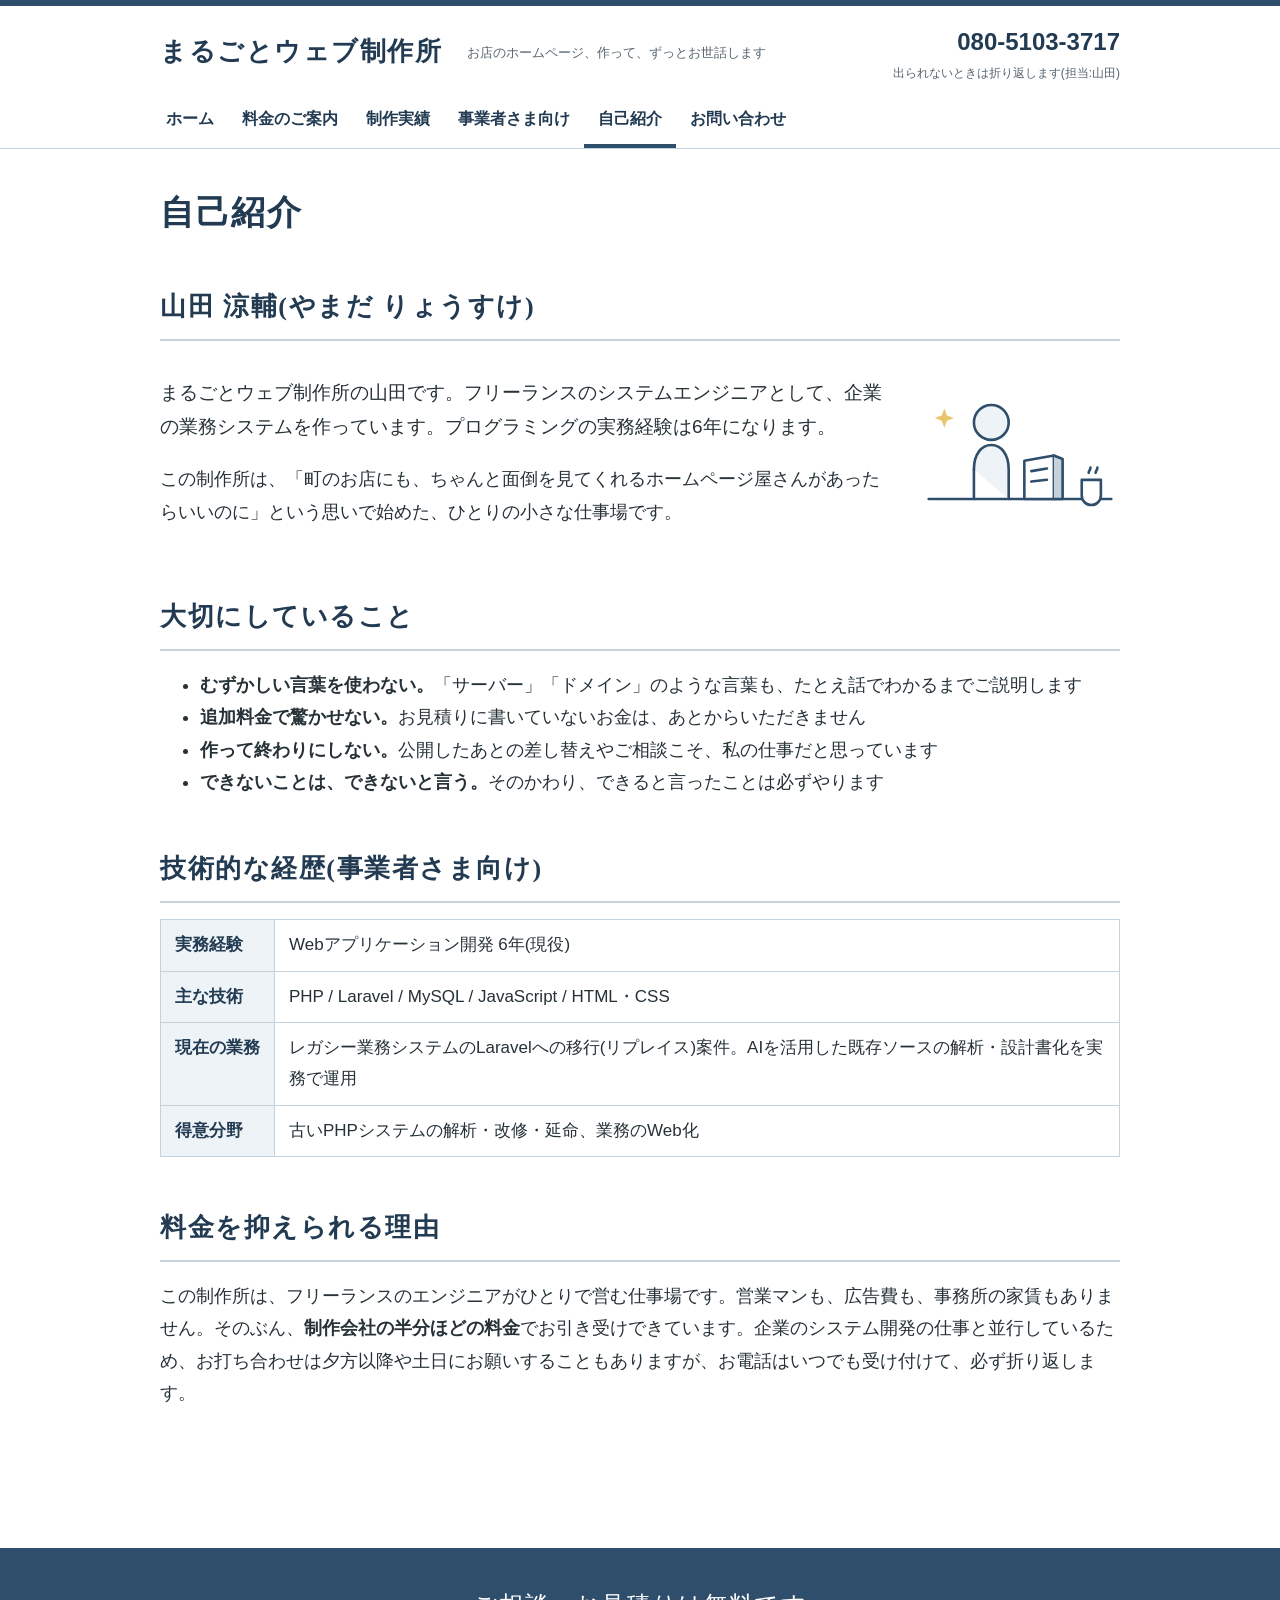
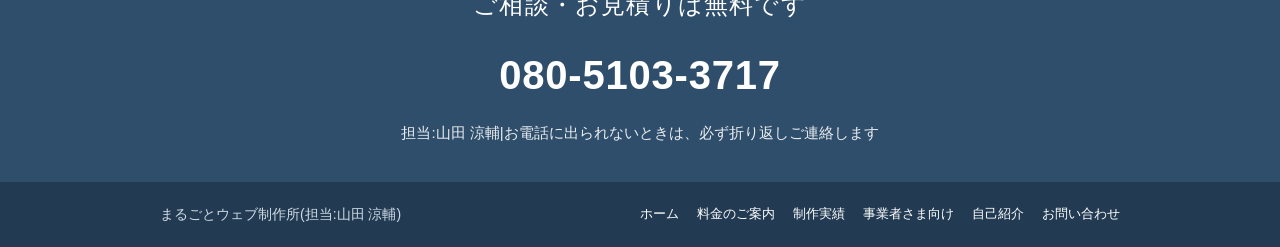
<file: profile.html>
<!DOCTYPE html>
<html lang="ja">
<head>
<meta charset="UTF-8">
<meta name="viewport" content="width=device-width, initial-scale=1">
<title>自己紹介|まるごとウェブ制作所</title>
<meta name="description" content="まるごとウェブ制作所 山田涼輔の自己紹介。PHP実務6年の現役システムエンジニアです。">
<link rel="stylesheet" href="assets/style.css">
</head>
<body>

<header class="site-header">
  <div class="header-inner">
    <a class="site-name" href="index.html">まるごとウェブ制作所</a>
    <p class="site-tag">お店のホームページ、作って、ずっとお世話します</p>
    <div class="header-tel">
      <a href="tel:08051033717">080-5103-3717</a>
      <div class="note">出られないときは折り返します(担当:山田)</div>
    </div>
  </div>
  <nav class="site-nav">
    <a href="index.html">ホーム</a>
    <a href="ryokin.html">料金のご案内</a>
    <a href="jisseki.html">制作実績</a>
    <a href="jigyousha.html">事業者さま向け</a>
    <a href="profile.html" aria-current="page">自己紹介</a>
    <a href="contact.html">お問い合わせ</a>
  </nav>
</header>

<main>
  <h1>自己紹介</h1>

  <section class="section">
    <h2>山田 涼輔(やまだ りょうすけ)</h2>
    <div class="split">
      <div class="split-text">
        <p class="lead">まるごとウェブ制作所の山田です。フリーランスのシステムエンジニアとして、企業の業務システムを作っています。プログラミングの実務経験は6年になります。</p>
        <p>この制作所は、「町のお店にも、ちゃんと面倒を見てくれるホームページ屋さんがあったらいいのに」という思いで始めた、ひとりの小さな仕事場です。</p>
      </div>
      <div class="illu">
        <svg width="200" height="150" viewBox="0 0 230 172" fill="none" stroke="#2e4e6b" stroke-width="3" stroke-linecap="round" stroke-linejoin="round" role="img" aria-label="机に向かう制作者のイラスト">
          <line x1="10" y1="140" x2="220" y2="140"/>
          <circle cx="82" cy="52" r="20" fill="#eef3f7"/>
          <path d="M62 106 c0 -18 9 -28 20 -28 c11 0 20 10 20 28 v34" fill="#eef3f7"/>
          <path d="M62 106 v34"/>
          <path d="M120 96 l34 -6 v50 h-34 z" fill="#ffffff"/>
          <path d="M154 90 l10 4 v46 h-10" fill="#c5d2db"/>
          <line x1="128" y1="108" x2="146" y2="105"/>
          <line x1="128" y1="120" x2="146" y2="118"/>
          <path d="M186 118 h22 v18 a11 11 0 0 1 -22 0 z" fill="#ffffff"/>
          <path d="M194 110 c0 -3 2 -3 2 -6 M202 110 c0 -3 2 -3 2 -6"/>
          <path d="M28 36 l3 8 l8 3 l-8 3 l-3 8 l-3 -8 l-8 -3 l8 -3 z" fill="#e9c46a" stroke="none"/>
        </svg>
      </div>
    </div>
  </section>

  <section class="section">
    <h2>大切にしていること</h2>
    <ul>
      <li><strong>むずかしい言葉を使わない。</strong>「サーバー」「ドメイン」のような言葉も、たとえ話でわかるまでご説明します</li>
      <li><strong>追加料金で驚かせない。</strong>お見積りに書いていないお金は、あとからいただきません</li>
      <li><strong>作って終わりにしない。</strong>公開したあとの差し替えやご相談こそ、私の仕事だと思っています</li>
      <li><strong>できないことは、できないと言う。</strong>そのかわり、できると言ったことは必ずやります</li>
    </ul>
  </section>

  <section class="section">
    <h2>技術的な経歴(事業者さま向け)</h2>
    <div class="table-scroll">
      <table class="simple">
        <tr><th>実務経験</th><td>Webアプリケーション開発 6年(現役)</td></tr>
        <tr><th>主な技術</th><td>PHP / Laravel / MySQL / JavaScript / HTML・CSS</td></tr>
        <tr><th>現在の業務</th><td>レガシー業務システムのLaravelへの移行(リプレイス)案件。AIを活用した既存ソースの解析・設計書化を実務で運用</td></tr>
        <tr><th>得意分野</th><td>古いPHPシステムの解析・改修・延命、業務のWeb化</td></tr>
      </table>
    </div>
  </section>

  <section class="section">
    <h2>料金を抑えられる理由</h2>
    <p>この制作所は、フリーランスのエンジニアがひとりで営む仕事場です。営業マンも、広告費も、事務所の家賃もありません。そのぶん、<strong>制作会社の半分ほどの料金</strong>でお引き受けできています。企業のシステム開発の仕事と並行しているため、お打ち合わせは夕方以降や土日にお願いすることもありますが、お電話はいつでも受け付けて、必ず折り返します。</p>
  </section>
</main>

<div class="cta-band">
  <div class="cta-inner">
    <p class="lead-line">ご相談・お見積りは無料です</p>
    <a class="cta-tel" href="tel:08051033717">080-5103-3717</a>
    <p class="sub">担当:山田 涼輔|お電話に出られないときは、必ず折り返しご連絡します</p>
  </div>
</div>

<footer class="site-footer">
  <div class="footer-inner">
    <span>まるごとウェブ制作所(担当:山田 涼輔)</span>
    <nav class="footer-nav">
      <a href="index.html">ホーム</a>
      <a href="ryokin.html">料金のご案内</a>
      <a href="jisseki.html">制作実績</a>
      <a href="jigyousha.html">事業者さま向け</a>
      <a href="profile.html">自己紹介</a>
      <a href="contact.html">お問い合わせ</a>
    </nav>
  </div>
</footer>

<nav class="bottom-nav" aria-label="メインメニュー">
  <a href="index.html">
    <svg viewBox="0 0 24 24" fill="none" stroke="currentColor" stroke-width="2" stroke-linecap="round" stroke-linejoin="round" aria-hidden="true"><path d="M4 11.5 L12 4.5 l8 7"/><path d="M6.5 10 v10 h11 v-10"/></svg>
    <span>ホーム</span>
  </a>
  <a href="ryokin.html">
    <svg viewBox="0 0 24 24" fill="none" stroke="currentColor" stroke-width="2" stroke-linecap="round" stroke-linejoin="round" aria-hidden="true"><rect x="2.5" y="6.5" width="19" height="11" rx="2"/><circle cx="12" cy="12" r="3"/></svg>
    <span>料金</span>
  </a>
  <a href="jisseki.html">
    <svg viewBox="0 0 24 24" fill="none" stroke="currentColor" stroke-width="2" stroke-linecap="round" stroke-linejoin="round" aria-hidden="true"><rect x="3.5" y="5" width="17" height="14" rx="2"/><circle cx="9" cy="10" r="1.7"/><path d="M4.5 17 l4.5 -4 l3.5 3 l3 -2.5 l4 3.5"/></svg>
    <span>実績</span>
  </a>
  <a href="profile.html" aria-current="page">
    <svg viewBox="0 0 24 24" fill="none" stroke="currentColor" stroke-width="2" stroke-linecap="round" stroke-linejoin="round" aria-hidden="true"><circle cx="12" cy="8" r="3.6"/><path d="M5 20 c.5 -4 3.3 -6 7 -6 s6.5 2 7 6"/></svg>
    <span>自己紹介</span>
  </a>
  <a href="contact.html">
    <svg viewBox="0 0 24 24" fill="none" stroke="currentColor" stroke-width="2" stroke-linecap="round" stroke-linejoin="round" aria-hidden="true"><path d="M7.3 3.5 h3.2 l1.5 4 -2.2 1.7 a12 12 0 0 0 5 5 l1.7 -2.2 4 1.5 v3.2 a1.8 1.8 0 0 1 -1.8 1.8 A16.2 16.2 0 0 1 5.5 5.3 a1.8 1.8 0 0 1 1.8 -1.8 z"/></svg>
    <span>相談する</span>
  </a>
</nav>

</body>
</html>
</file>
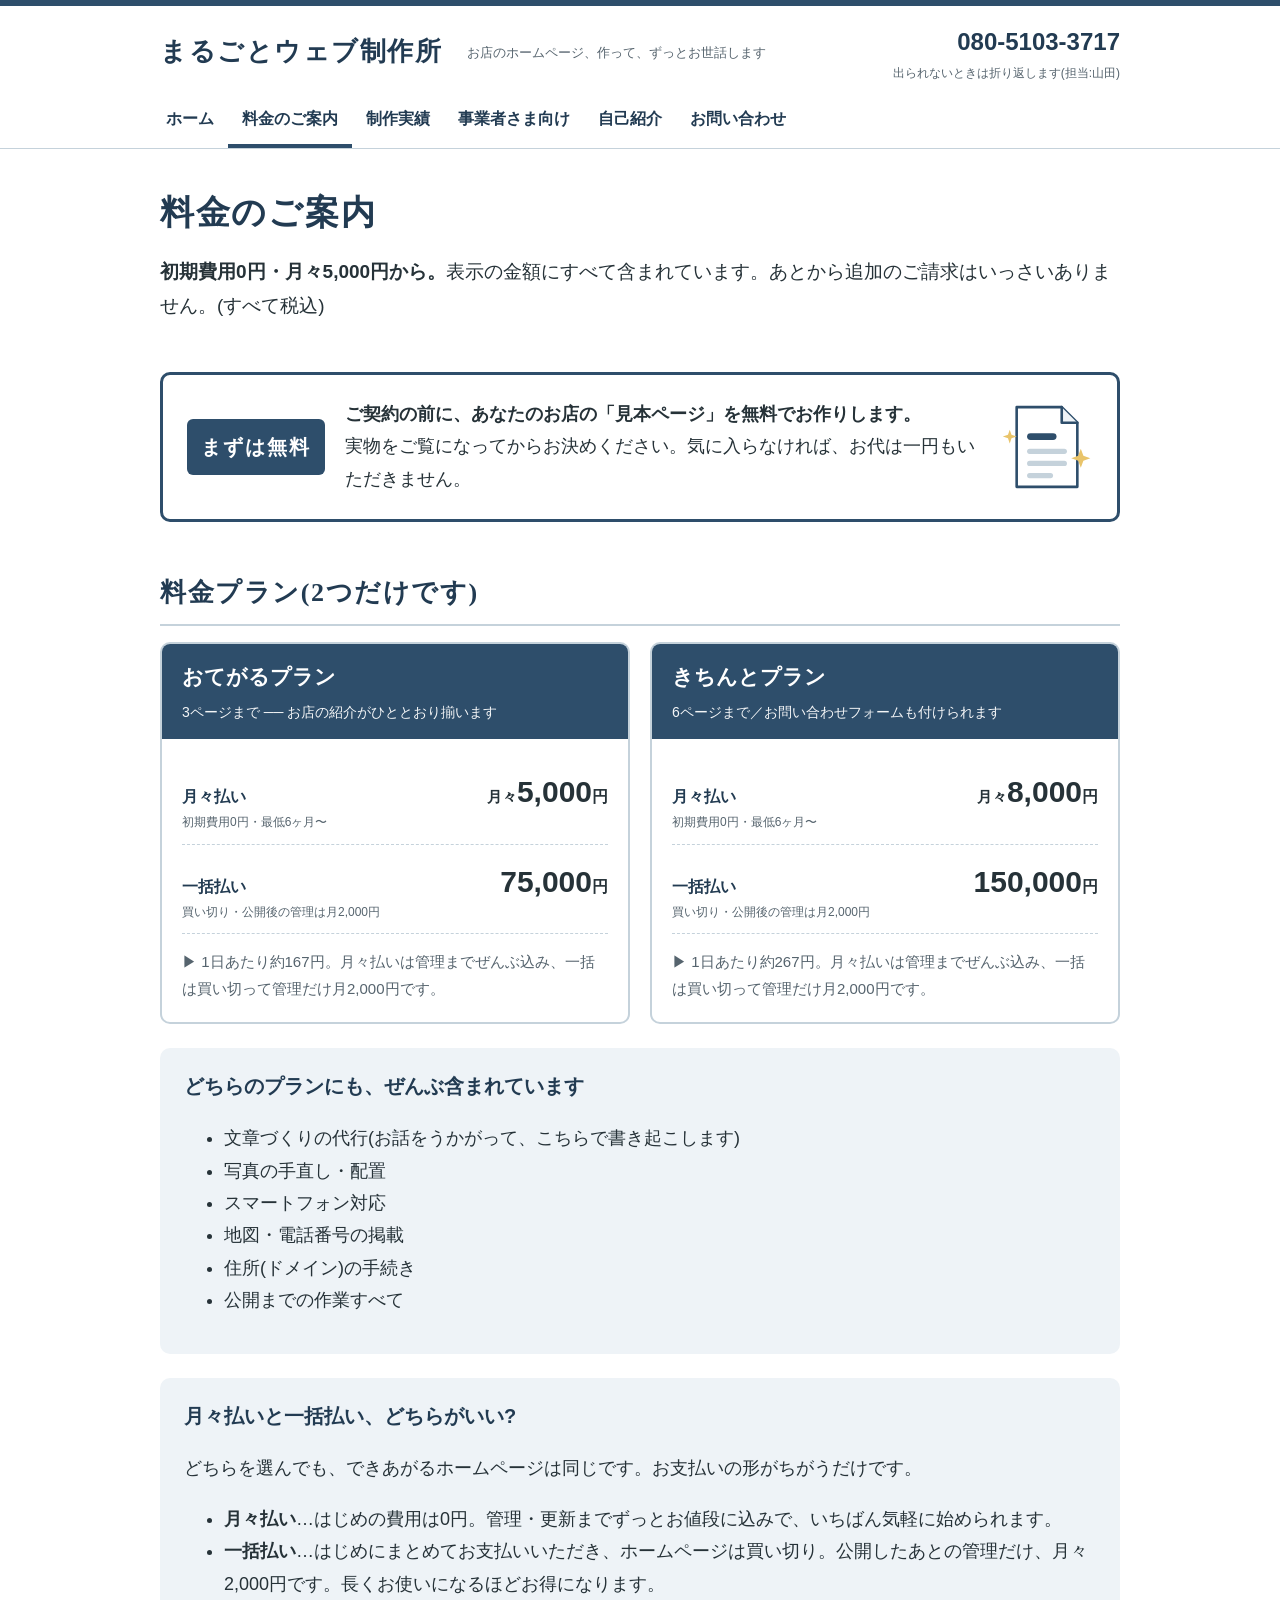
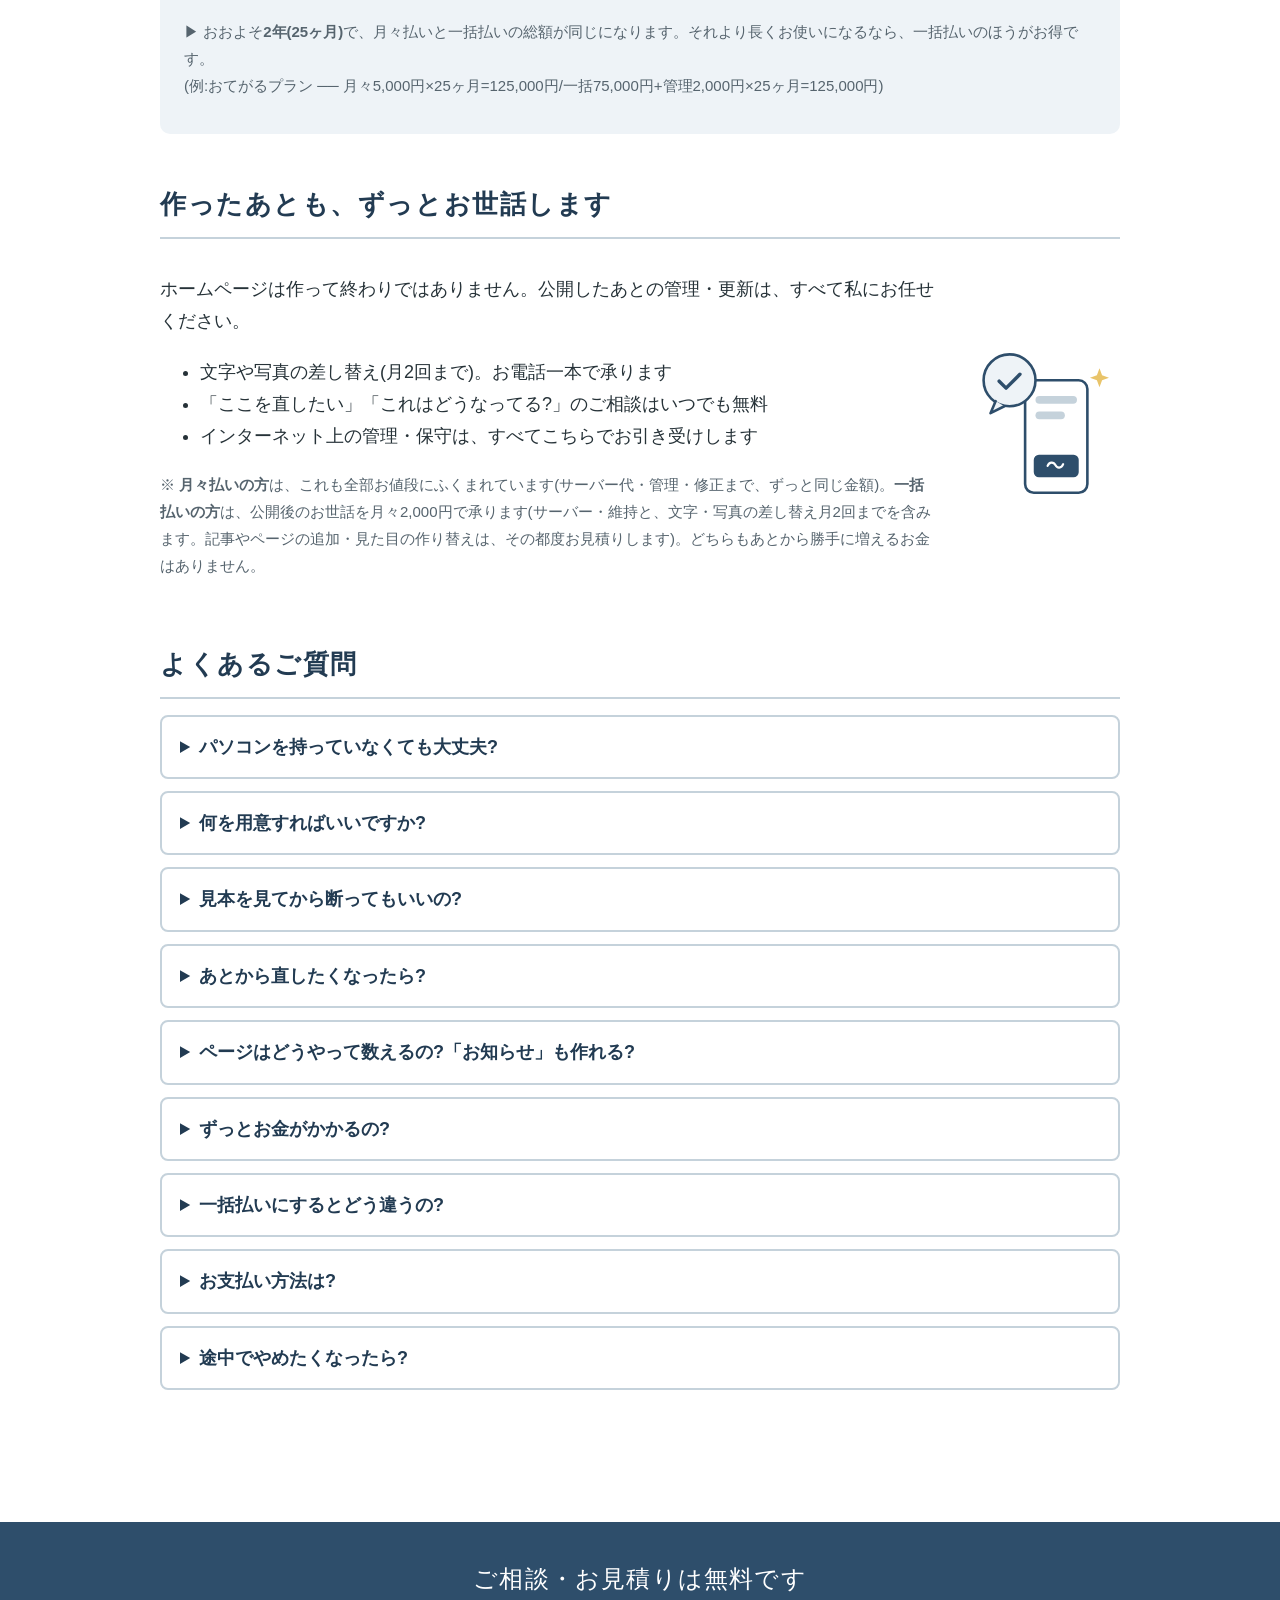
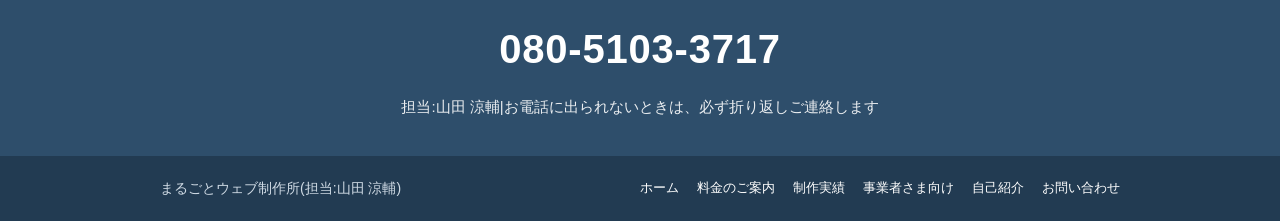
<file: ryokin.html>
<!DOCTYPE html>
<html lang="ja">
<head>
<meta charset="UTF-8">
<meta name="viewport" content="width=device-width, initial-scale=1">
<title>料金のご案内|まるごとウェブ制作所</title>
<meta name="description" content="ホームページ作成の料金。初期費用0円、おてがるプラン月々5,000円・きちんとプラン月々8,000円。一括払い(買い切り)も選べます。最低6ヶ月から、管理・更新ぜんぶ込みでずっと同じ金額。追加料金はありません。">
<link rel="stylesheet" href="assets/style.css">
</head>
<body>

<header class="site-header">
  <div class="header-inner">
    <a class="site-name" href="index.html">まるごとウェブ制作所</a>
    <p class="site-tag">お店のホームページ、作って、ずっとお世話します</p>
    <div class="header-tel">
      <a href="tel:08051033717">080-5103-3717</a>
      <div class="note">出られないときは折り返します(担当:山田)</div>
    </div>
  </div>
  <nav class="site-nav">
    <a href="index.html">ホーム</a>
    <a href="ryokin.html" aria-current="page">料金のご案内</a>
    <a href="jisseki.html">制作実績</a>
    <a href="jigyousha.html">事業者さま向け</a>
    <a href="profile.html">自己紹介</a>
    <a href="contact.html">お問い合わせ</a>
  </nav>
</header>

<main>
  <h1>料金のご案内</h1>
  <p class="lead"><strong>初期費用0円・月々5,000円から。</strong>表示の金額にすべて含まれています。あとから追加のご請求はいっさいありません。(すべて税込)</p>

  <div class="section notice">
    <span class="badge">まずは無料</span>
    <p><strong>ご契約の前に、あなたのお店の「見本ページ」を無料でお作りします。</strong><br>
    実物をご覧になってからお決めください。気に入らなければ、お代は一円もいただきません。</p>
    <span class="illu">
      <svg width="92" height="104" viewBox="0 0 106 120" fill="none" stroke="#2e4e6b" stroke-width="3" stroke-linecap="round" stroke-linejoin="round" role="img" aria-label="見本ページのイラスト">
        <path d="M18 14 h52 l18 18 v74 h-70 z" fill="#ffffff"/>
        <path d="M70 14 v18 h18" fill="#eef3f7"/>
        <rect x="30" y="44" width="34" height="8" rx="4" fill="#2e4e6b" stroke="none"/>
        <rect x="30" y="62" width="46" height="6" rx="3" fill="#c5d2db" stroke="none"/>
        <rect x="30" y="76" width="46" height="6" rx="3" fill="#c5d2db" stroke="none"/>
        <rect x="30" y="90" width="30" height="6" rx="3" fill="#c5d2db" stroke="none"/>
        <path d="M92 62 l3 8 l8 3 l-8 3 l-3 8 l-3 -8 l-8 -3 l8 -3 z" fill="#e9c46a" stroke="none"/>
        <path d="M10 40 l2 6 l6 2 l-6 2 l-2 6 l-2 -6 l-6 -2 l6 -2 z" fill="#e9c46a" stroke="none"/>
      </svg>
    </span>
  </div>

  <section class="section">
    <h2>料金プラン(2つだけです)</h2>
    <div class="card-grid">
      <div class="card">
        <div class="card-head">
          <h3>おてがるプラン</h3>
          <p>3ページまで ── お店の紹介がひととおり揃います</p>
        </div>
        <div class="card-body">
          <div class="price-line">
            <span class="price-label">月々払い<small>初期費用0円・最低6ヶ月〜</small></span>
            <span class="price"><span class="per">月々</span>5,000<small>円</small></span>
          </div>
          <div class="price-line">
            <span class="price-label">一括払い<small>買い切り・公開後の管理は月2,000円</small></span>
            <span class="price">75,000<small>円</small></span>
          </div>
          <p class="muted" style="margin:14px 0 0">▶ 1日あたり約167円。月々払いは管理までぜんぶ込み、一括は買い切って管理だけ月2,000円です。</p>
        </div>
      </div>
      <div class="card">
        <div class="card-head">
          <h3>きちんとプラン</h3>
          <p>6ページまで／お問い合わせフォームも付けられます</p>
        </div>
        <div class="card-body">
          <div class="price-line">
            <span class="price-label">月々払い<small>初期費用0円・最低6ヶ月〜</small></span>
            <span class="price"><span class="per">月々</span>8,000<small>円</small></span>
          </div>
          <div class="price-line">
            <span class="price-label">一括払い<small>買い切り・公開後の管理は月2,000円</small></span>
            <span class="price">150,000<small>円</small></span>
          </div>
          <p class="muted" style="margin:14px 0 0">▶ 1日あたり約267円。月々払いは管理までぜんぶ込み、一括は買い切って管理だけ月2,000円です。</p>
        </div>
      </div>
    </div>

    <div class="panel" style="margin-top:24px">
      <h3>どちらのプランにも、ぜんぶ含まれています</h3>
      <ul>
        <li>文章づくりの代行(お話をうかがって、こちらで書き起こします)</li>
        <li>写真の手直し・配置</li>
        <li>スマートフォン対応</li>
        <li>地図・電話番号の掲載</li>
        <li>住所(ドメイン)の手続き</li>
        <li>公開までの作業すべて</li>
      </ul>
    </div>

    <div class="panel" style="margin-top:24px">
      <h3>月々払いと一括払い、どちらがいい?</h3>
      <p>どちらを選んでも、できあがるホームページは同じです。お支払いの形がちがうだけです。</p>
      <ul>
        <li><strong>月々払い</strong>…はじめの費用は0円。管理・更新までずっとお値段に込みで、いちばん気軽に始められます。</li>
        <li><strong>一括払い</strong>…はじめにまとめてお支払いいただき、ホームページは買い切り。公開したあとの管理だけ、月々2,000円です。長くお使いになるほどお得になります。</li>
      </ul>
      <p class="muted">▶ おおよそ<strong>2年(25ヶ月)</strong>で、月々払いと一括払いの総額が同じになります。それより長くお使いになるなら、一括払いのほうがお得です。<br>
        (例:おてがるプラン ── 月々5,000円×25ヶ月=125,000円/一括75,000円+管理2,000円×25ヶ月=125,000円)</p>
    </div>
  </section>

  <section class="section">
    <h2>作ったあとも、ずっとお世話します</h2>
    <div class="split">
      <div class="split-text">
        <p>ホームページは作って終わりではありません。公開したあとの管理・更新は、すべて私にお任せください。</p>
        <ul>
          <li>文字や写真の差し替え(月2回まで)。お電話一本で承ります</li>
          <li>「ここを直したい」「これはどうなってる?」のご相談はいつでも無料</li>
          <li>インターネット上の管理・保守は、すべてこちらでお引き受けします</li>
        </ul>
        <p class="muted">※ <strong>月々払いの方</strong>は、これも全部お値段にふくまれています(サーバー代・管理・修正まで、ずっと同じ金額)。<strong>一括払いの方</strong>は、公開後のお世話を月々2,000円で承ります(サーバー・維持と、文字・写真の差し替え月2回までを含みます。記事やページの追加・見た目の作り替えは、その都度お見積りします)。どちらもあとから勝手に増えるお金はありません。</p>
      </div>
      <div class="illu">
        <svg width="150" height="160" viewBox="0 0 170 185" fill="none" stroke="#2e4e6b" stroke-width="3" stroke-linecap="round" stroke-linejoin="round" role="img" aria-label="お電話一本で承りますのイラスト">
          <rect x="62" y="42" width="72" height="130" rx="10" fill="#ffffff"/>
          <rect x="74" y="60" width="48" height="9" rx="4.5" fill="#c5d2db" stroke="none"/>
          <rect x="74" y="78" width="34" height="9" rx="4.5" fill="#c5d2db" stroke="none"/>
          <rect x="72" y="128" width="52" height="26" rx="6" fill="#2e4e6b" stroke="none"/>
          <path d="M88 141 c2 -5 7 -5 9 -1 c2 4 7 4 9 -1" stroke="#ffffff" stroke-width="2.5"/>
          <circle cx="44" cy="42" r="30" fill="#eef3f7"/>
          <path d="M28 66 l-6 14 l16 -8" fill="#eef3f7"/>
          <path d="M32 43 l8 8 l16 -16" stroke-width="4"/>
          <path d="M148 28 l3 8 l8 3 l-8 3 l-3 8 l-3 -8 l-8 -3 l8 -3 z" fill="#e9c46a" stroke="none"/>
        </svg>
      </div>
    </div>
  </section>

  <section class="section faq">
    <h2>よくあるご質問</h2>
    <details>
      <summary>パソコンを持っていなくても大丈夫?</summary>
      <p class="answer">大丈夫です。スマートフォンだけでも、お持ちでなくても問題ありません。打ち合わせはお電話や、直接お会いして進められます。できあがったホームページの管理も、すべて私が行います。</p>
    </details>
    <details>
      <summary>何を用意すればいいですか?</summary>
      <p class="answer">お店の写真が数枚あれば十分です。文章は、お話をうかがってこちらで書き起こしますので、原稿のご用意はいりません。写真がない場合もご相談ください。</p>
    </details>
    <details>
      <summary>見本を見てから断ってもいいの?</summary>
      <p class="answer">もちろんです。見本づくりは無料ですので、気に入らなければそのままお断りください。お代は一円もいただきませんし、しつこい営業もいたしません。</p>
    </details>
    <details>
      <summary>あとから直したくなったら?</summary>
      <p class="answer">公開前は2回まで無料でお直しします。公開したあとも、文字や写真の差し替えを月2回まで承ります(月々のお支払いに含まれています)。お電話一本でけっこうです。</p>
    </details>
    <details>
      <summary>ページはどうやって数えるの?「お知らせ」も作れる?</summary>
      <p class="answer">画面1枚を1ページと数えます(たとえば「メニュー」の下に「ランチ」「ディナー」と画面を分ける場合は、それぞれ1ページです)。「お知らせ」は一覧の1ページとしてお作りできます。記事の追加や差し替えは、お世話係(月2回まで)の中で私が承りますので、お電話一本でけっこうです。お問い合わせフォームや予約フォームが入る場合は、ページ数にかかわらず「きちんとプラン」でお願いしています。</p>
    </details>
    <details>
      <summary>ずっとお金がかかるの?</summary>
      <p class="answer">お支払いの形は2つあります。<strong>月々払い</strong>の場合は、公開している間、月々5,000円(おてがる)または8,000円(きちんと)です。このなかに管理・保守・サーバー代・差し替え(月2回まで)がぜんぶ含まれ、金額はずっと変わりません。<strong>一括払い</strong>の場合は、はじめにまとめてお支払いいただき(おてがる75,000円/きちんと150,000円)、ホームページは買い切りです。公開後の管理だけ月々2,000円で、これ以外にかかるお金はありません。</p>
    </details>
    <details>
      <summary>一括払いにするとどう違うの?</summary>
      <p class="answer">できあがるホームページは月々払いとまったく同じです。ちがいはお支払いの形だけで、一括払いは買い切りのため、公開後の管理が月々2,000円で済みます(サーバー・維持と、文字・写真の差し替え月2回までを含みます。記事やページの追加・見た目の作り替えは、その都度お見積りします)。おおよそ2年(25ヶ月)で月々払いと総額が並び、それより長くお使いになるならお得です。「はじめにまとめて払っておきたい」「補助金を使いたい」という方に向いています。</p>
    </details>
    <details>
      <summary>お支払い方法は?</summary>
      <p class="answer">月々払いは毎月のカード払いが基本です。カードをお持ちでない方には、1年分をまとめてのお振込(年払い)も承っています。一括払いはお振込でお願いしています。いずれもご相談ください。</p>
    </details>
    <details>
      <summary>途中でやめたくなったら?</summary>
      <p class="answer">最初の6ヶ月だけ、続けていただくお約束をお願いしています。6ヶ月を過ぎれば、いつでもおやめいただけます。年払いでお預かりしている場合は、使っていない月数分をご返金します(最初の6ヶ月分を除きます)。決まりごとは、ご契約の前に書面でわかりやすくご説明します。</p>
    </details>
  </section>
</main>

<div class="cta-band">
  <div class="cta-inner">
    <p class="lead-line">ご相談・お見積りは無料です</p>
    <a class="cta-tel" href="tel:08051033717">080-5103-3717</a>
    <p class="sub">担当:山田 涼輔|お電話に出られないときは、必ず折り返しご連絡します</p>
  </div>
</div>

<footer class="site-footer">
  <div class="footer-inner">
    <span>まるごとウェブ制作所(担当:山田 涼輔)</span>
    <nav class="footer-nav">
      <a href="index.html">ホーム</a>
      <a href="ryokin.html">料金のご案内</a>
      <a href="jisseki.html">制作実績</a>
      <a href="jigyousha.html">事業者さま向け</a>
      <a href="profile.html">自己紹介</a>
      <a href="contact.html">お問い合わせ</a>
    </nav>
  </div>
</footer>

<nav class="bottom-nav" aria-label="メインメニュー">
  <a href="index.html">
    <svg viewBox="0 0 24 24" fill="none" stroke="currentColor" stroke-width="2" stroke-linecap="round" stroke-linejoin="round" aria-hidden="true"><path d="M4 11.5 L12 4.5 l8 7"/><path d="M6.5 10 v10 h11 v-10"/></svg>
    <span>ホーム</span>
  </a>
  <a href="ryokin.html" aria-current="page">
    <svg viewBox="0 0 24 24" fill="none" stroke="currentColor" stroke-width="2" stroke-linecap="round" stroke-linejoin="round" aria-hidden="true"><rect x="2.5" y="6.5" width="19" height="11" rx="2"/><circle cx="12" cy="12" r="3"/></svg>
    <span>料金</span>
  </a>
  <a href="jisseki.html">
    <svg viewBox="0 0 24 24" fill="none" stroke="currentColor" stroke-width="2" stroke-linecap="round" stroke-linejoin="round" aria-hidden="true"><rect x="3.5" y="5" width="17" height="14" rx="2"/><circle cx="9" cy="10" r="1.7"/><path d="M4.5 17 l4.5 -4 l3.5 3 l3 -2.5 l4 3.5"/></svg>
    <span>実績</span>
  </a>
  <a href="profile.html">
    <svg viewBox="0 0 24 24" fill="none" stroke="currentColor" stroke-width="2" stroke-linecap="round" stroke-linejoin="round" aria-hidden="true"><circle cx="12" cy="8" r="3.6"/><path d="M5 20 c.5 -4 3.3 -6 7 -6 s6.5 2 7 6"/></svg>
    <span>自己紹介</span>
  </a>
  <a href="contact.html">
    <svg viewBox="0 0 24 24" fill="none" stroke="currentColor" stroke-width="2" stroke-linecap="round" stroke-linejoin="round" aria-hidden="true"><path d="M7.3 3.5 h3.2 l1.5 4 -2.2 1.7 a12 12 0 0 0 5 5 l1.7 -2.2 4 1.5 v3.2 a1.8 1.8 0 0 1 -1.8 1.8 A16.2 16.2 0 0 1 5.5 5.3 a1.8 1.8 0 0 1 1.8 -1.8 z"/></svg>
    <span>相談する</span>
  </a>
</nav>

</body>
</html>
</file>
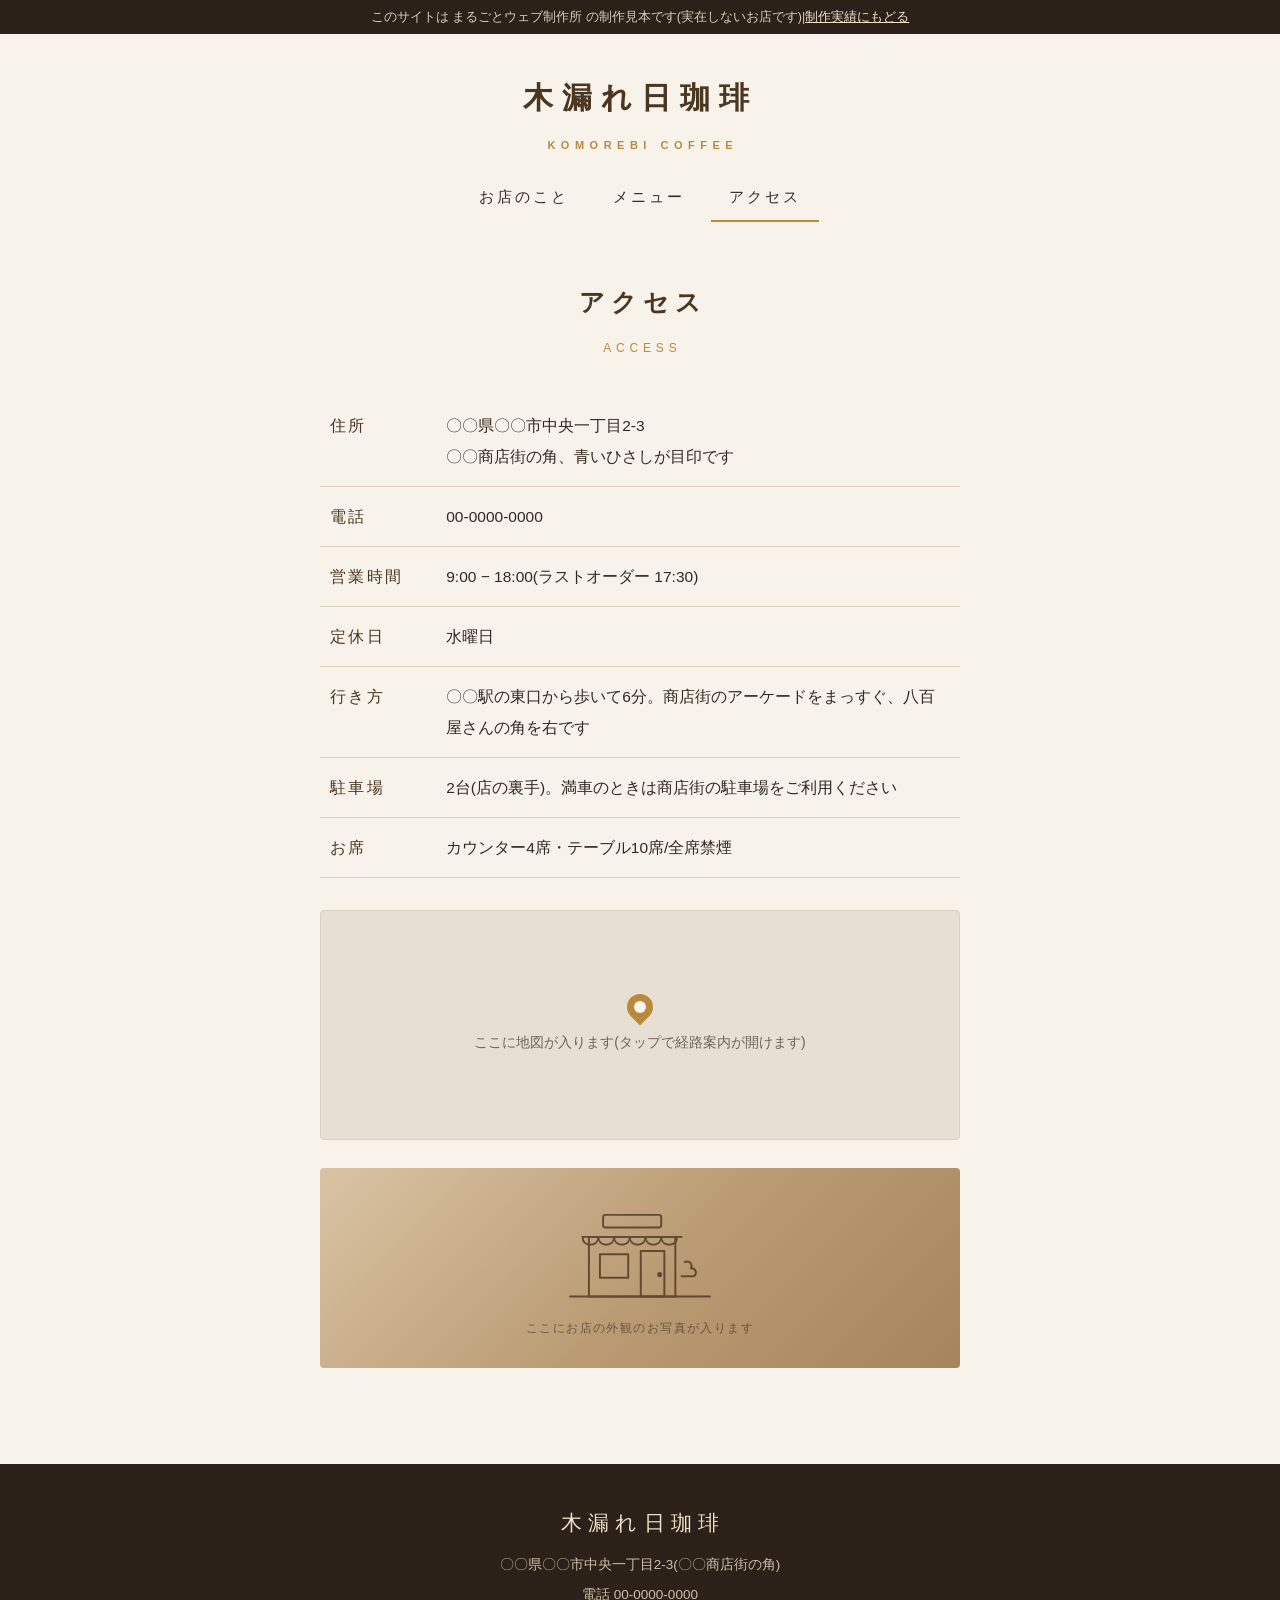
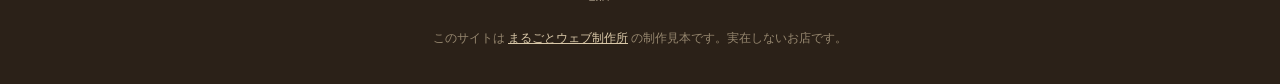
<file: demo/cafe/access.html>
<!DOCTYPE html>
<html lang="ja">
<head>
<meta charset="UTF-8">
<meta name="viewport" content="width=device-width, initial-scale=1">
<title>アクセス|木漏れ日珈琲(制作見本)</title>
<meta name="robots" content="noindex">
<link rel="stylesheet" href="cafe.css">
</head>
<body>

<div class="demo-bar">このサイトは まるごとウェブ制作所 の制作見本です(実在しないお店です)|<a href="../../jisseki.html">制作実績にもどる</a></div>

<header class="cafe-header">
  <a class="logo" href="index.html">木漏れ日珈琲<small>KOMOREBI COFFEE</small></a>
  <nav class="cafe-nav">
    <a href="index.html">お店のこと</a>
    <a href="menu.html">メニュー</a>
    <a href="access.html" aria-current="page">アクセス</a>
  </nav>
</header>

<section class="cafe-section">
  <div class="wrap">
    <h2 class="sec-title">アクセス</h2>
    <p class="sec-sub">access</p>

    <table class="info-table">
      <tr><th>住所</th><td>〇〇県〇〇市中央一丁目2-3<br>〇〇商店街の角、青いひさしが目印です</td></tr>
      <tr><th>電話</th><td>00-0000-0000</td></tr>
      <tr><th>営業時間</th><td>9:00 − 18:00(ラストオーダー 17:30)</td></tr>
      <tr><th>定休日</th><td>水曜日</td></tr>
      <tr><th>行き方</th><td>〇〇駅の東口から歩いて6分。商店街のアーケードをまっすぐ、八百屋さんの角を右です</td></tr>
      <tr><th>駐車場</th><td>2台(店の裏手)。満車のときは商店街の駐車場をご利用ください</td></tr>
      <tr><th>お席</th><td>カウンター4席・テーブル10席/全席禁煙</td></tr>
    </table>

    <div class="map-box" role="img" aria-label="地図(実際のサイトではここに地図が入ります)">
      <span class="pin"></span>
      <span>ここに地図が入ります(タップで経路案内が開けます)</span>
    </div>

    <div class="photo wood" style="min-height:200px; max-width:640px; margin:28px auto 0" role="img" aria-label="お店の外観(写真が入ります)">
      <svg width="150" height="110" viewBox="0 0 190 140" fill="none" stroke="#4b3621" stroke-width="2.5" stroke-linecap="round" stroke-linejoin="round">
        <line x1="6" y1="128" x2="184" y2="128"/>
        <rect x="30" y="52" width="110" height="76" fill="none"/>
        <path d="M22 52 h126"/>
        <path d="M22 52 c0 10 8 10 10 10 c6 0 10 -4 10 -10 c0 6 4 10 10 10 c6 0 10 -4 10 -10 c0 6 4 10 10 10 c6 0 10 -4 10 -10 c0 6 4 10 10 10 c6 0 10 -4 10 -10 c0 6 4 10 10 10 c6 0 10 -4 10 -10 c0 6 4 10 10 10 c2 0 10 0 10 -10"/>
        <rect x="48" y="24" width="74" height="16" rx="3"/>
        <rect x="44" y="74" width="36" height="30"/>
        <rect x="96" y="70" width="30" height="58"/>
        <circle cx="120" cy="100" r="2" fill="#4b3621"/>
        <path d="M152 84 c6 -2 10 2 8 8 c6 0 8 6 4 10 h-16" />
      </svg>
      <span class="ph-note">ここにお店の外観のお写真が入ります</span>
    </div>
  </div>
</section>

<footer class="cafe-footer">
  <p class="f-logo">木漏れ日珈琲</p>
  <p>〇〇県〇〇市中央一丁目2-3(〇〇商店街の角)</p>
  <p>電話 00-0000-0000</p>
  <p class="credit">このサイトは <a href="../../index.html">まるごとウェブ制作所</a> の制作見本です。実在しないお店です。</p>
</footer>

</body>
</html>
</file>
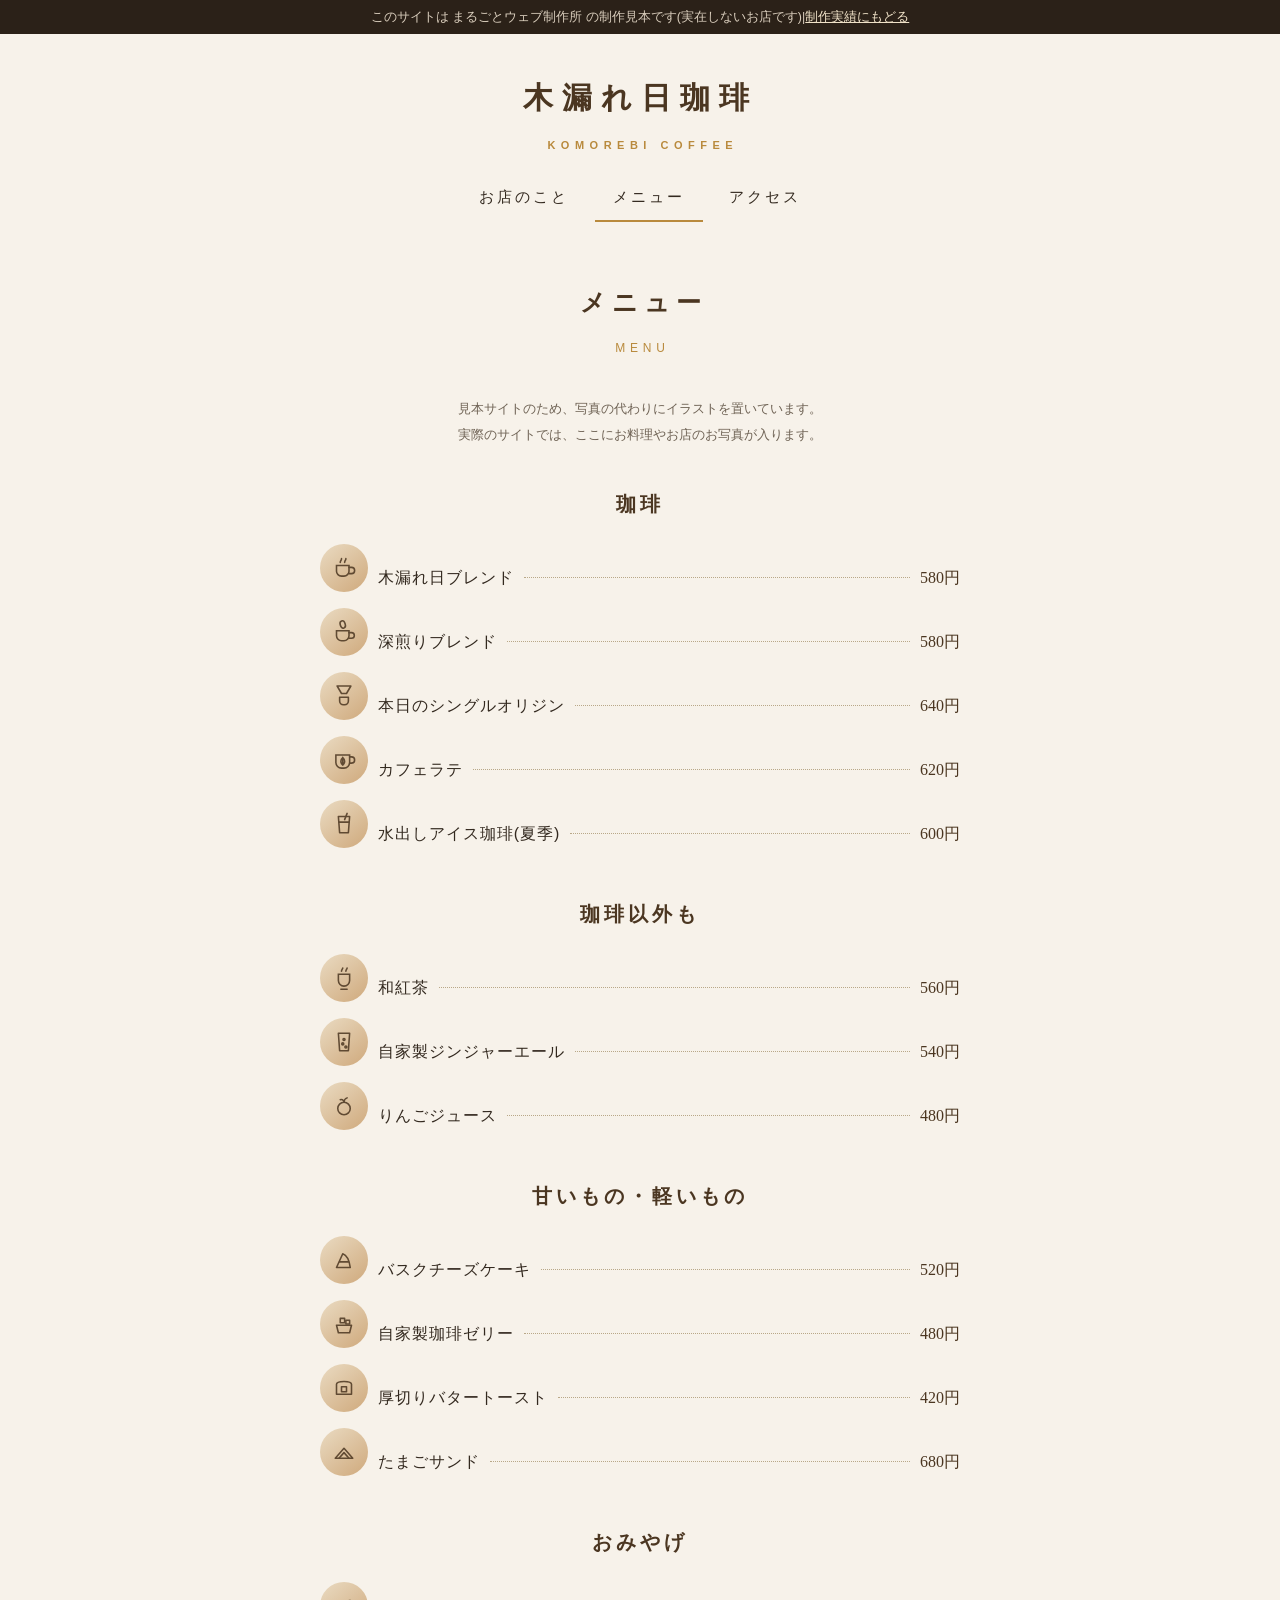
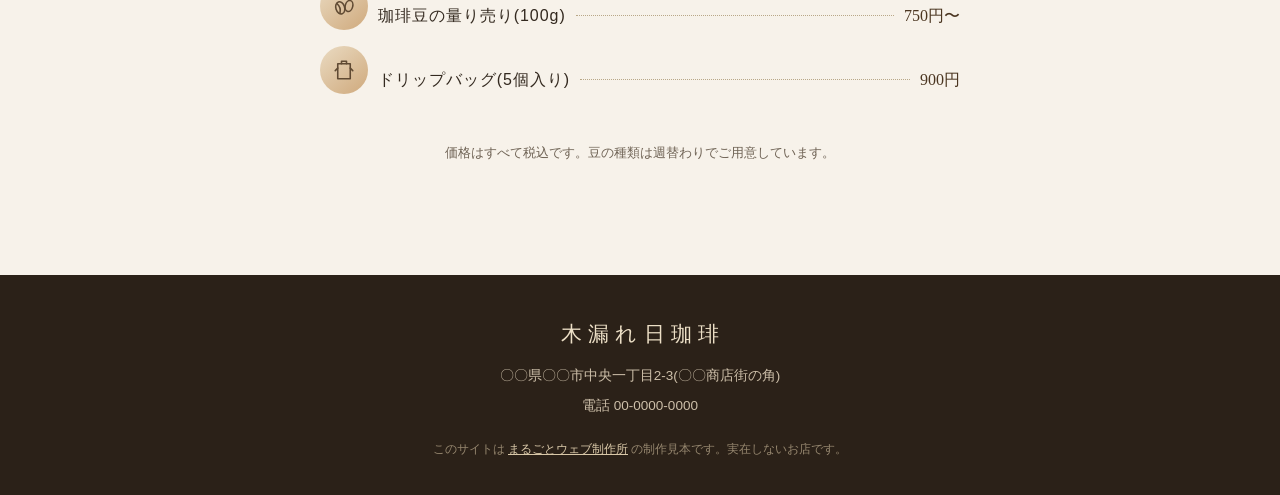
<file: demo/cafe/menu.html>
<!DOCTYPE html>
<html lang="ja">
<head>
<meta charset="UTF-8">
<meta name="viewport" content="width=device-width, initial-scale=1">
<title>メニュー|木漏れ日珈琲(制作見本)</title>
<meta name="robots" content="noindex">
<link rel="stylesheet" href="cafe.css">
</head>
<body>

<div class="demo-bar">このサイトは まるごとウェブ制作所 の制作見本です(実在しないお店です)|<a href="../../jisseki.html">制作実績にもどる</a></div>

<header class="cafe-header">
  <a class="logo" href="index.html">木漏れ日珈琲<small>KOMOREBI COFFEE</small></a>
  <nav class="cafe-nav">
    <a href="index.html">お店のこと</a>
    <a href="menu.html" aria-current="page">メニュー</a>
    <a href="access.html">アクセス</a>
  </nav>
</header>

<section class="cafe-section">
  <div class="wrap">
    <h2 class="sec-title">メニュー</h2>
    <p class="sec-sub">menu</p>
    <p class="menu-note" style="margin-bottom:36px">見本サイトのため、写真の代わりにイラストを置いています。<br>実際のサイトでは、ここにお料理やお店のお写真が入ります。</p>

    <div class="menu-group">
      <h3>珈琲</h3>
      <div class="menu-line">
        <span class="thumb"><svg width="30" height="30" viewBox="0 0 48 48" fill="none" stroke="#4b3621" stroke-width="2.5" stroke-linecap="round"><path d="M12 20 h20 v9 a8 8 0 0 1 -8 8 h-4 a8 8 0 0 1 -8 -8 z"/><path d="M32 23 h4 a5 5 0 0 1 0 10 h-4"/><path d="M18 15 c0 -3 2 -3 2 -6 M25 15 c0 -3 2 -3 2 -6"/></svg></span>
        <span class="name">木漏れ日ブレンド</span><span class="dots"></span><span class="yen">580円</span>
      </div>
      <div class="menu-line">
        <span class="thumb"><svg width="30" height="30" viewBox="0 0 48 48" fill="none" stroke="#4b3621" stroke-width="2.5" stroke-linecap="round"><path d="M12 22 h20 v8 a8 8 0 0 1 -8 8 h-4 a8 8 0 0 1 -8 -8 z"/><path d="M32 25 h4 a4.5 4.5 0 0 1 0 9 h-4"/><ellipse cx="22" cy="12" rx="4" ry="6" transform="rotate(-18 22 12)"/></svg></span>
        <span class="name">深煎りブレンド</span><span class="dots"></span><span class="yen">580円</span>
      </div>
      <div class="menu-line">
        <span class="thumb"><svg width="30" height="30" viewBox="0 0 48 48" fill="none" stroke="#4b3621" stroke-width="2.5" stroke-linecap="round" stroke-linejoin="round"><path d="M13 8 h22 l-7 12 h-8 z"/><path d="M17 26 h14 v6 a6 6 0 0 1 -6 6 h-2 a6 6 0 0 1 -6 -6 z"/></svg></span>
        <span class="name">本日のシングルオリジン</span><span class="dots"></span><span class="yen">640円</span>
      </div>
      <div class="menu-line">
        <span class="thumb"><svg width="30" height="30" viewBox="0 0 48 48" fill="none" stroke="#4b3621" stroke-width="2.5" stroke-linecap="round"><path d="M11 16 h22 v12 a9 9 0 0 1 -9 9 h-4 a9 9 0 0 1 -9 -9 z"/><path d="M22 20 c4 3 4 9 0 12 c-4 -3 -4 -9 0 -12 M22 20 v12"/><path d="M33 19 h3 a5 5 0 0 1 0 10 h-3"/></svg></span>
        <span class="name">カフェラテ</span><span class="dots"></span><span class="yen">620円</span>
      </div>
      <div class="menu-line">
        <span class="thumb"><svg width="30" height="30" viewBox="0 0 48 48" fill="none" stroke="#4b3621" stroke-width="2.5" stroke-linecap="round" stroke-linejoin="round"><path d="M15 12 h18 l-2 26 h-14 z"/><line x1="16" y1="21" x2="32" y2="21"/><line x1="29" y1="7" x2="25" y2="17"/></svg></span>
        <span class="name">水出しアイス珈琲(夏季)</span><span class="dots"></span><span class="yen">600円</span>
      </div>
    </div>

    <div class="menu-group">
      <h3>珈琲以外も</h3>
      <div class="menu-line">
        <span class="thumb"><svg width="30" height="30" viewBox="0 0 48 48" fill="none" stroke="#4b3621" stroke-width="2.5" stroke-linecap="round"><path d="M15 18 h18 v10 a9 9 0 0 1 -18 0 z"/><path d="M20 13 c0 -3 2 -3 2 -5 M27 13 c0 -3 2 -3 2 -5"/><path d="M19 42 h10"/></svg></span>
        <span class="name">和紅茶</span><span class="dots"></span><span class="yen">560円</span>
      </div>
      <div class="menu-line">
        <span class="thumb"><svg width="30" height="30" viewBox="0 0 48 48" fill="none" stroke="#4b3621" stroke-width="2.5" stroke-linecap="round" stroke-linejoin="round"><path d="M15 10 h18 l-2 28 h-14 z"/><circle cx="22" cy="27" r="1.6"/><circle cx="27" cy="32" r="1.6"/><circle cx="24" cy="20" r="1.6"/></svg></span>
        <span class="name">自家製ジンジャーエール</span><span class="dots"></span><span class="yen">540円</span>
      </div>
      <div class="menu-line">
        <span class="thumb"><svg width="30" height="30" viewBox="0 0 48 48" fill="none" stroke="#4b3621" stroke-width="2.5" stroke-linecap="round"><circle cx="24" cy="28" r="10"/><path d="M24 18 c0 -4 2 -6 5 -7"/><path d="M24 17 c-1 -3 -4 -4 -6 -3"/></svg></span>
        <span class="name">りんごジュース</span><span class="dots"></span><span class="yen">480円</span>
      </div>
    </div>

    <div class="menu-group">
      <h3>甘いもの・軽いもの</h3>
      <div class="menu-line">
        <span class="thumb"><svg width="30" height="30" viewBox="0 0 48 48" fill="none" stroke="#4b3621" stroke-width="2.5" stroke-linecap="round" stroke-linejoin="round"><path d="M12 36 l10 -22 c6 2 10 8 12 22 z"/><path d="M17 27 h14"/></svg></span>
        <span class="name">バスクチーズケーキ</span><span class="dots"></span><span class="yen">520円</span>
      </div>
      <div class="menu-line">
        <span class="thumb"><svg width="30" height="30" viewBox="0 0 48 48" fill="none" stroke="#4b3621" stroke-width="2.5" stroke-linecap="round" stroke-linejoin="round"><path d="M12 26 h24 l-3 12 h-18 z"/><rect x="18" y="15" width="7" height="7"/><rect x="27" y="18" width="6" height="6"/></svg></span>
        <span class="name">自家製珈琲ゼリー</span><span class="dots"></span><span class="yen">480円</span>
      </div>
      <div class="menu-line">
        <span class="thumb"><svg width="30" height="30" viewBox="0 0 48 48" fill="none" stroke="#4b3621" stroke-width="2.5" stroke-linecap="round" stroke-linejoin="round"><path d="M12 18 c0 -6 24 -6 24 0 v16 h-24 z"/><rect x="20" y="22" width="8" height="8"/></svg></span>
        <span class="name">厚切りバタートースト</span><span class="dots"></span><span class="yen">420円</span>
      </div>
      <div class="menu-line">
        <span class="thumb"><svg width="30" height="30" viewBox="0 0 48 48" fill="none" stroke="#4b3621" stroke-width="2.5" stroke-linecap="round" stroke-linejoin="round"><path d="M10 34 l14 -16 l14 16 z"/><path d="M16 34 l8 -9 l8 9"/></svg></span>
        <span class="name">たまごサンド</span><span class="dots"></span><span class="yen">680円</span>
      </div>
    </div>

    <div class="menu-group">
      <h3>おみやげ</h3>
      <div class="menu-line">
        <span class="thumb"><svg width="30" height="30" viewBox="0 0 48 48" fill="none" stroke="#4b3621" stroke-width="2.5" stroke-linecap="round"><ellipse cx="18" cy="27" rx="7" ry="10" transform="rotate(-18 18 27)"/><path d="M15 19 c3 5 3 11 0 16" transform="rotate(-18 18 27)"/><ellipse cx="32" cy="24" rx="6" ry="9" transform="rotate(14 32 24)"/></svg></span>
        <span class="name">珈琲豆の量り売り(100g)</span><span class="dots"></span><span class="yen">750円〜</span>
      </div>
      <div class="menu-line">
        <span class="thumb"><svg width="30" height="30" viewBox="0 0 48 48" fill="none" stroke="#4b3621" stroke-width="2.5" stroke-linecap="round" stroke-linejoin="round"><path d="M14 14 h20 v24 h-20 z"/><path d="M14 21 l-4 4 M34 21 l4 4"/><path d="M20 14 v-4 h8 v4"/></svg></span>
        <span class="name">ドリップバッグ(5個入り)</span><span class="dots"></span><span class="yen">900円</span>
      </div>
    </div>

    <p class="menu-note">価格はすべて税込です。豆の種類は週替わりでご用意しています。</p>
  </div>
</section>

<footer class="cafe-footer">
  <p class="f-logo">木漏れ日珈琲</p>
  <p>〇〇県〇〇市中央一丁目2-3(〇〇商店街の角)</p>
  <p>電話 00-0000-0000</p>
  <p class="credit">このサイトは <a href="../../index.html">まるごとウェブ制作所</a> の制作見本です。実在しないお店です。</p>
</footer>

</body>
</html>
</file>
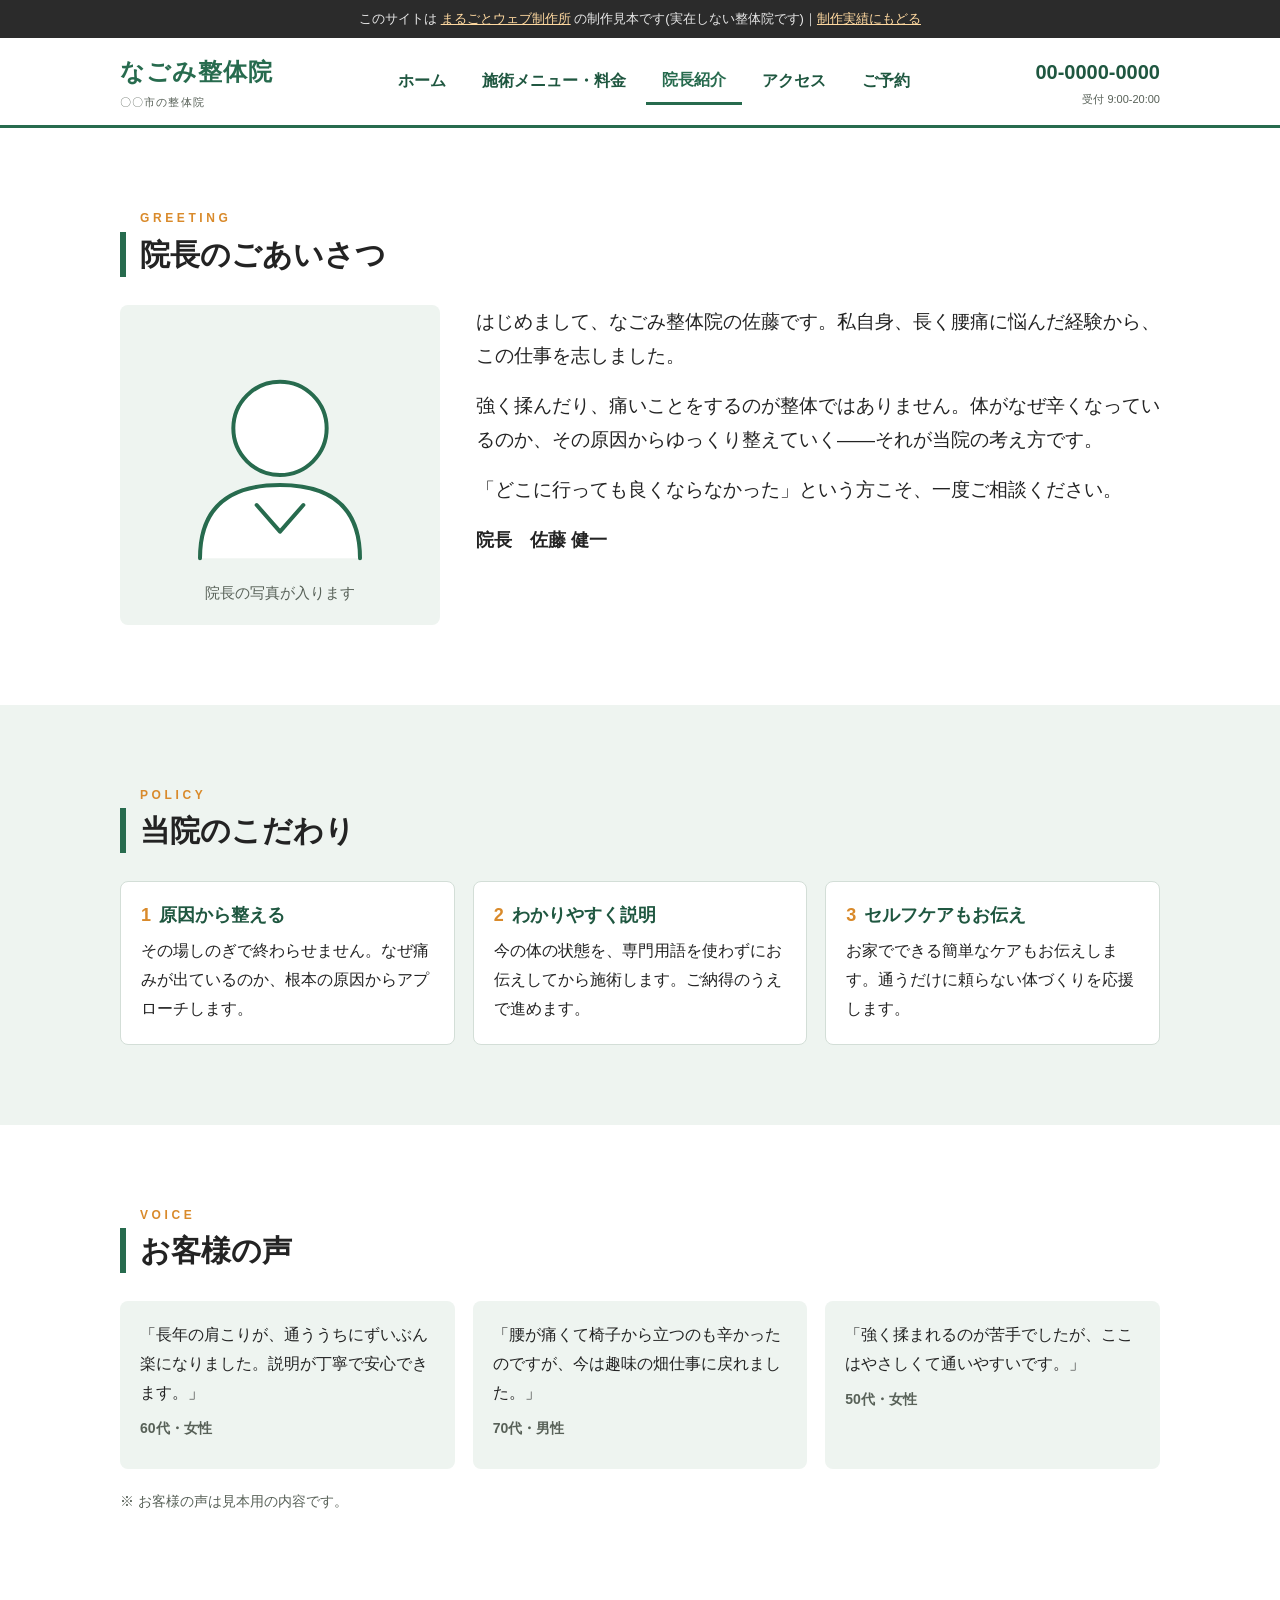
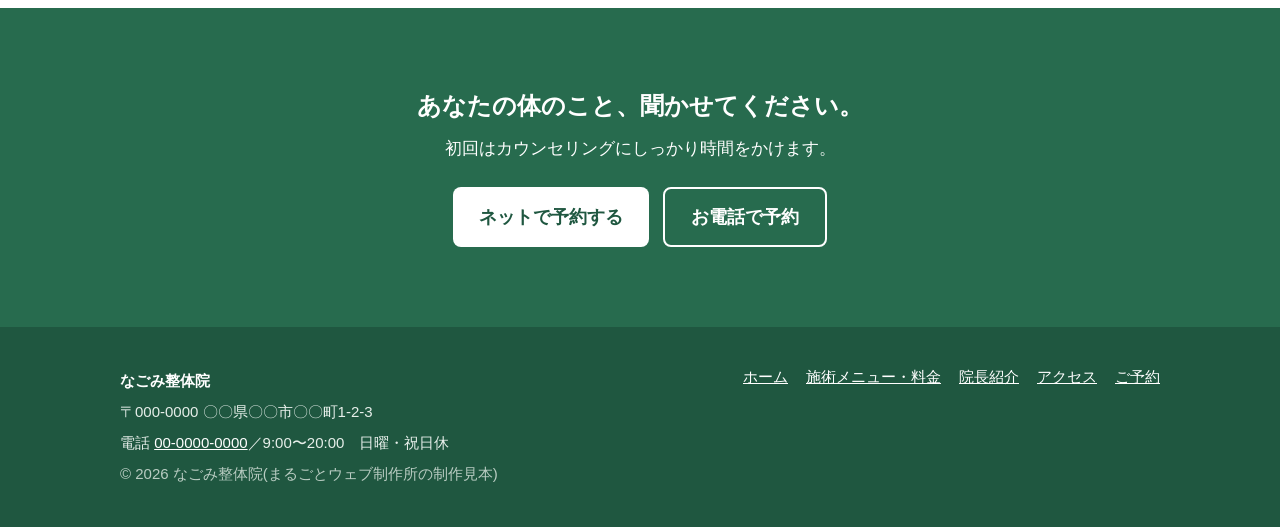
<file: demo/seitai/about.html>
<!DOCTYPE html>
<html lang="ja">
<head>
<meta charset="UTF-8">
<meta name="viewport" content="width=device-width, initial-scale=1">
<meta name="robots" content="noindex">
<title>院長紹介・当院のこだわり｜なごみ整体院【〇〇市の整体院】</title>
<meta name="description" content="なごみ整体院 院長のごあいさつと、施術のこだわり。痛みの原因からアプローチし、わかりやすく説明してから施術します。お客様の声もご紹介。">
<meta property="og:title" content="院長紹介・当院のこだわり｜なごみ整体院【〇〇市の整体院】">
<meta property="og:description" content="院長のごあいさつと施術のこだわり。痛みの原因からアプローチし、わかりやすく説明してから施術します。">
<meta property="og:type" content="article">
<link rel="icon" href="assets/img/favicon.svg">
<link rel="stylesheet" href="assets/style.css">
</head>
<body>

<div class="demo-bar">このサイトは <a href="../../index.html">まるごとウェブ制作所</a> の制作見本です(実在しない整体院です)｜<a href="../../jisseki.html">制作実績にもどる</a></div>

<header class="site-header">
  <div class="header-inner container">
    <a class="brand" href="index.html">なごみ整体院<small>〇〇市の整体院</small></a>
    <nav class="pc-nav" aria-label="メインメニュー">
      <a href="index.html">ホーム</a>
      <a href="menu.html">施術メニュー・料金</a>
      <a href="about.html" aria-current="page">院長紹介</a>
      <a href="access.html">アクセス</a>
      <a href="contact.html">ご予約</a>
    </nav>
    <div class="header-tel">
      <a href="tel:0000000000">00-0000-0000</a>
      <span>受付 9:00-20:00</span>
    </div>
  </div>
</header>

<main>

  <section class="section">
    <div class="container">
      <div class="section-head">
        <span class="en">GREETING</span>
        <h2>院長のごあいさつ</h2>
      </div>
      <div class="greet">
        <div class="greet-photo">
          <img src="assets/img/inchou.svg" alt="なごみ整体院 院長 佐藤健一">
        </div>
        <div class="greet-text">
          <p>はじめまして、なごみ整体院の佐藤です。私自身、長く腰痛に悩んだ経験から、この仕事を志しました。</p>
          <p>強く揉んだり、痛いことをするのが整体ではありません。体がなぜ辛くなっているのか、その原因からゆっくり整えていく——それが当院の考え方です。</p>
          <p>「どこに行っても良くならなかった」という方こそ、一度ご相談ください。</p>
          <p class="greet-name">院長　佐藤 健一</p>
        </div>
      </div>
    </div>
  </section>

  <section class="section section--tint">
    <div class="container">
      <div class="section-head">
        <span class="en">POLICY</span>
        <h2>当院のこだわり</h2>
      </div>
      <div class="points">
        <div class="point">
          <h3><span>1</span>原因から整える</h3>
          <p>その場しのぎで終わらせません。なぜ痛みが出ているのか、根本の原因からアプローチします。</p>
        </div>
        <div class="point">
          <h3><span>2</span>わかりやすく説明</h3>
          <p>今の体の状態を、専門用語を使わずにお伝えしてから施術します。ご納得のうえで進めます。</p>
        </div>
        <div class="point">
          <h3><span>3</span>セルフケアもお伝え</h3>
          <p>お家でできる簡単なケアもお伝えします。通うだけに頼らない体づくりを応援します。</p>
        </div>
      </div>
    </div>
  </section>

  <section class="section">
    <div class="container">
      <div class="section-head">
        <span class="en">VOICE</span>
        <h2>お客様の声</h2>
      </div>
      <div class="voices">
        <div class="voice">
          <p>「長年の肩こりが、通ううちにずいぶん楽になりました。説明が丁寧で安心できます。」</p>
          <p class="who">60代・女性</p>
        </div>
        <div class="voice">
          <p>「腰が痛くて椅子から立つのも辛かったのですが、今は趣味の畑仕事に戻れました。」</p>
          <p class="who">70代・男性</p>
        </div>
        <div class="voice">
          <p>「強く揉まれるのが苦手でしたが、ここはやさしくて通いやすいです。」</p>
          <p class="who">50代・女性</p>
        </div>
      </div>
      <p class="menu-note">※ お客様の声は見本用の内容です。</p>
    </div>
  </section>

  <section class="section cta-band">
    <div class="container">
      <h2>あなたの体のこと、聞かせてください。</h2>
      <p>初回はカウンセリングにしっかり時間をかけます。</p>
      <div class="btn-row" style="justify-content:center">
        <a class="btn" href="contact.html">ネットで予約する</a>
        <a class="btn btn--tel" href="tel:0000000000">お電話で予約</a>
      </div>
    </div>
  </section>

</main>

<footer class="site-footer">
  <div class="footer-inner container">
    <div>
      <p class="footer-brand">なごみ整体院</p>
      <p>〒000-0000 〇〇県〇〇市〇〇町1-2-3</p>
      <p>電話 <a href="tel:0000000000">00-0000-0000</a>／9:00〜20:00　日曜・祝日休</p>
      <p class="footer-copy">© 2026 なごみ整体院(まるごとウェブ制作所の制作見本)</p>
    </div>
    <nav class="footer-nav" aria-label="フッターメニュー">
      <a href="index.html">ホーム</a>
      <a href="menu.html">施術メニュー・料金</a>
      <a href="about.html">院長紹介</a>
      <a href="access.html">アクセス</a>
      <a href="contact.html">ご予約</a>
    </nav>
  </div>
</footer>

<nav class="tab-nav" aria-label="メインメニュー">
  <a href="index.html"><svg viewBox="0 0 24 24" fill="none" stroke="currentColor" stroke-width="2" stroke-linecap="round" stroke-linejoin="round"><path d="M4 11.5 L12 4.5 l8 7"/><path d="M6.5 10 v10 h11 v-10"/></svg><span>ホーム</span></a>
  <a href="menu.html"><svg viewBox="0 0 24 24" fill="none" stroke="currentColor" stroke-width="2" stroke-linecap="round" stroke-linejoin="round"><path d="M7 3.5 h7 l4 4 v13 h-11 z"/><line x1="9.5" y1="12" x2="14.5" y2="12"/><line x1="9.5" y1="16" x2="14.5" y2="16"/></svg><span>料金</span></a>
  <a href="about.html" aria-current="page"><svg viewBox="0 0 24 24" fill="none" stroke="currentColor" stroke-width="2" stroke-linecap="round" stroke-linejoin="round"><circle cx="12" cy="8" r="3.6"/><path d="M5 20 c.5 -4 3.3 -6 7 -6 s6.5 2 7 6"/></svg><span>院長</span></a>
  <a href="access.html"><svg viewBox="0 0 24 24" fill="none" stroke="currentColor" stroke-width="2" stroke-linecap="round" stroke-linejoin="round"><path d="M12 21 s7 -7.5 7 -12 a7 7 0 0 0 -14 0 c0 4.5 7 12 7 12 z"/><circle cx="12" cy="9" r="2.5"/></svg><span>アクセス</span></a>
  <a href="contact.html"><svg viewBox="0 0 24 24" fill="none" stroke="currentColor" stroke-width="2" stroke-linecap="round" stroke-linejoin="round"><rect x="4" y="5" width="16" height="15" rx="2"/><line x1="4" y1="9" x2="20" y2="9"/><line x1="9" y1="3.5" x2="9" y2="6.5"/><line x1="15" y1="3.5" x2="15" y2="6.5"/><path d="M9.5 14 l2 2 l3.5 -3.5"/></svg><span>ご予約</span></a>
</nav>

</body>
</html>
</file>
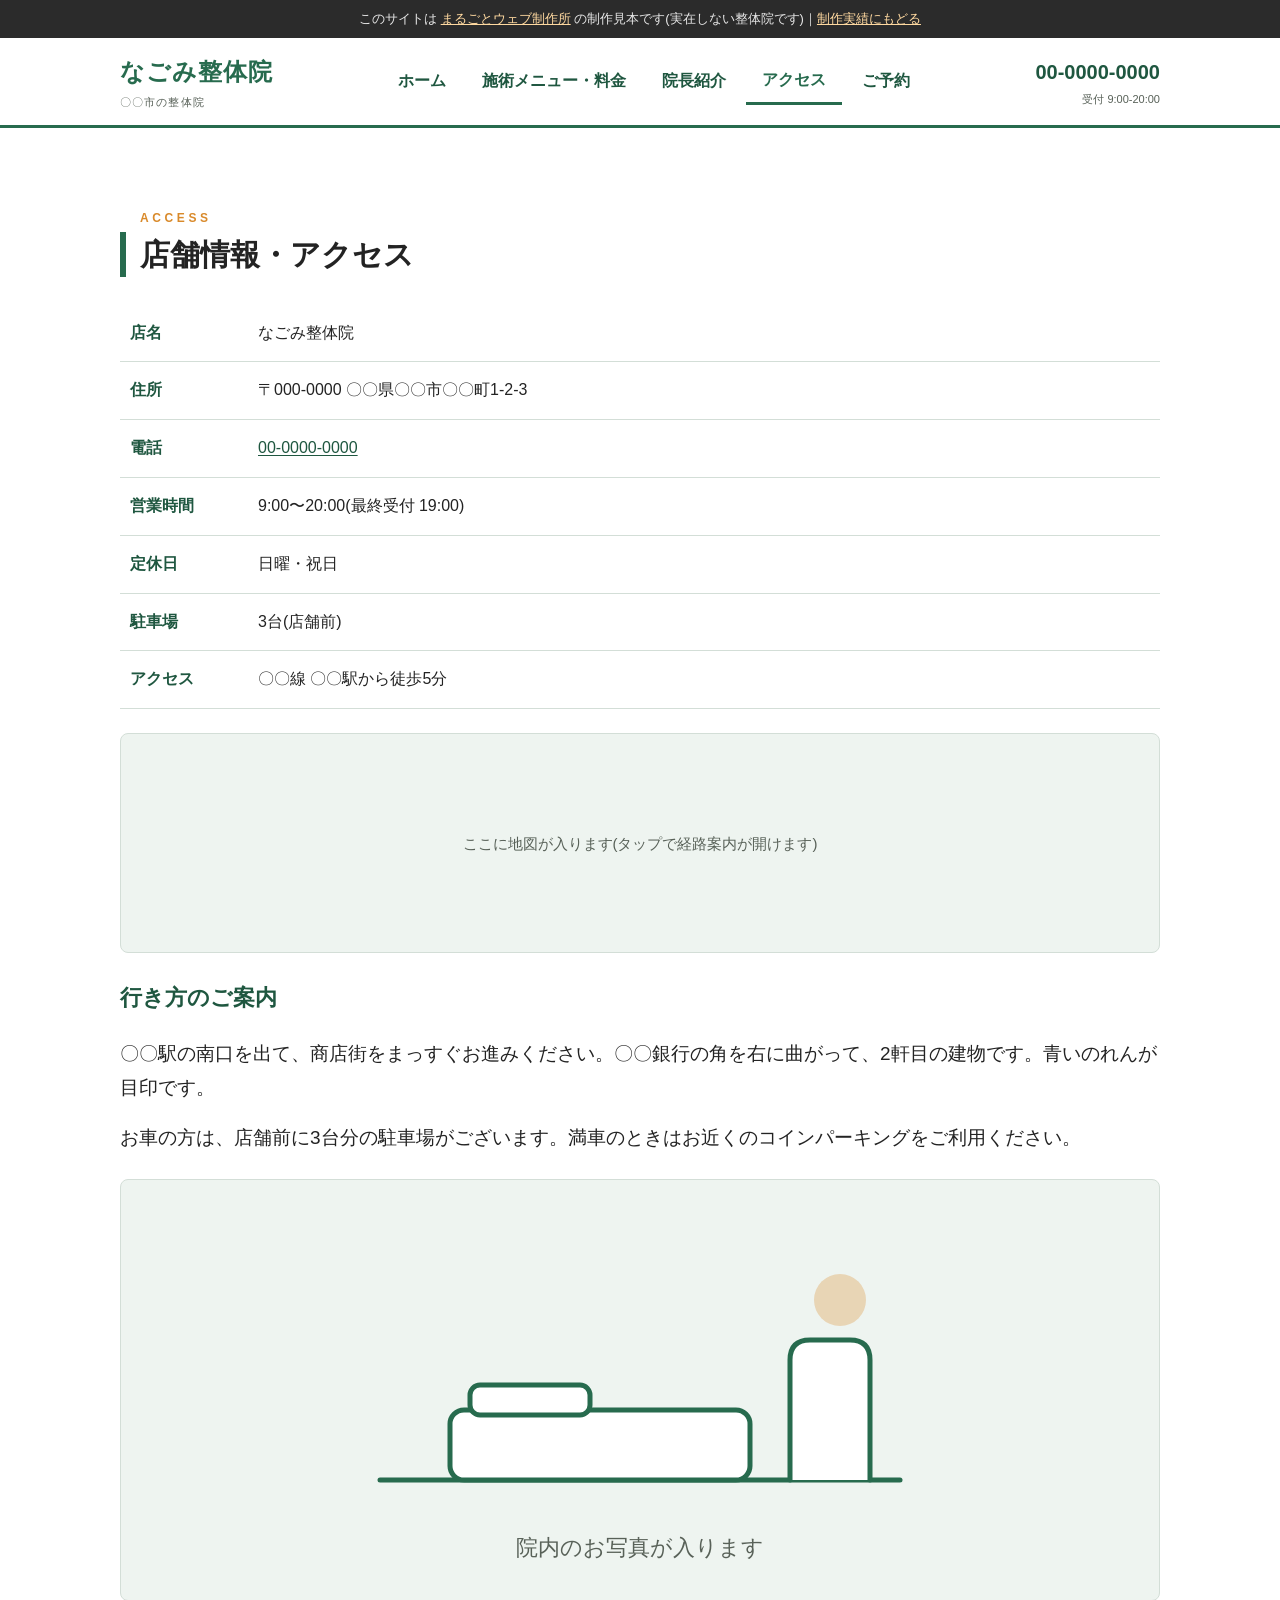
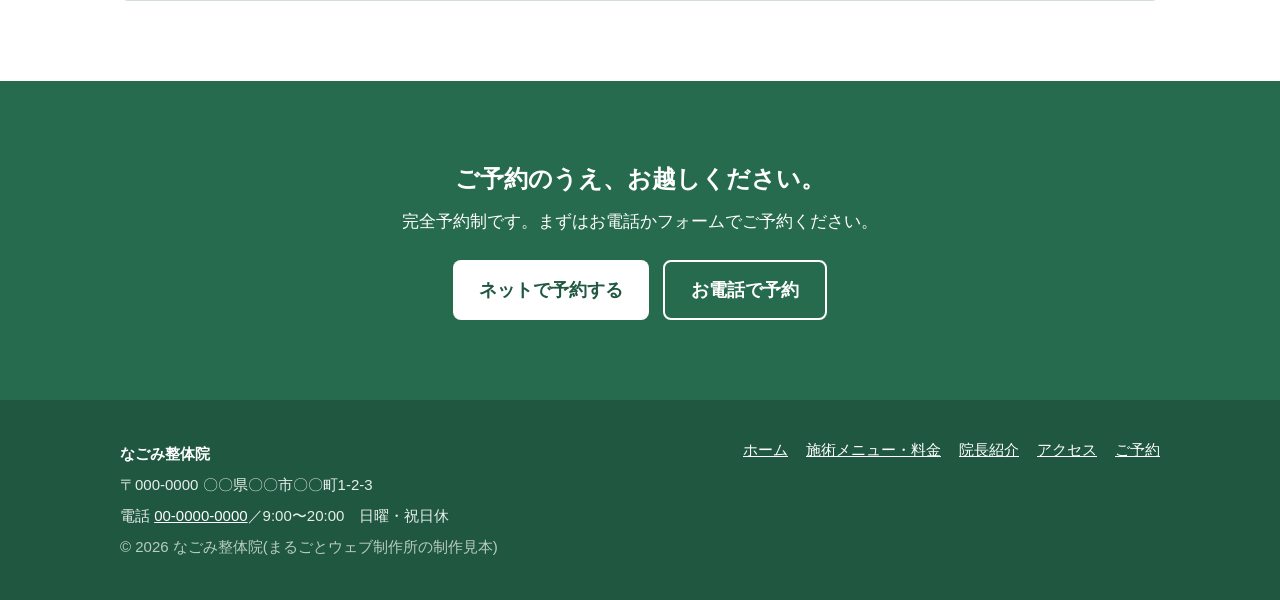
<file: demo/seitai/access.html>
<!DOCTYPE html>
<html lang="ja">
<head>
<meta charset="UTF-8">
<meta name="viewport" content="width=device-width, initial-scale=1">
<meta name="robots" content="noindex">
<title>店舗情報・アクセス｜なごみ整体院【〇〇市の整体院】</title>
<meta name="description" content="なごみ整体院へのアクセス。〇〇駅から徒歩5分、駐車場3台。営業時間9:00〜20:00、日曜・祝日休。地図と行き方のご案内はこちら。">
<meta property="og:title" content="店舗情報・アクセス｜なごみ整体院【〇〇市の整体院】">
<meta property="og:description" content="〇〇駅から徒歩5分、駐車場3台。営業時間9:00〜20:00、日曜・祝日休。">
<meta property="og:type" content="article">
<link rel="icon" href="assets/img/favicon.svg">
<link rel="stylesheet" href="assets/style.css">
</head>
<body>

<div class="demo-bar">このサイトは <a href="../../index.html">まるごとウェブ制作所</a> の制作見本です(実在しない整体院です)｜<a href="../../jisseki.html">制作実績にもどる</a></div>

<header class="site-header">
  <div class="header-inner container">
    <a class="brand" href="index.html">なごみ整体院<small>〇〇市の整体院</small></a>
    <nav class="pc-nav" aria-label="メインメニュー">
      <a href="index.html">ホーム</a>
      <a href="menu.html">施術メニュー・料金</a>
      <a href="about.html">院長紹介</a>
      <a href="access.html" aria-current="page">アクセス</a>
      <a href="contact.html">ご予約</a>
    </nav>
    <div class="header-tel">
      <a href="tel:0000000000">00-0000-0000</a>
      <span>受付 9:00-20:00</span>
    </div>
  </div>
</header>

<main>

  <section class="section">
    <div class="container">
      <div class="section-head">
        <span class="en">ACCESS</span>
        <h2>店舗情報・アクセス</h2>
      </div>
      <table class="info-table">
        <tr><th>店名</th><td>なごみ整体院</td></tr>
        <tr><th>住所</th><td>〒000-0000 〇〇県〇〇市〇〇町1-2-3</td></tr>
        <tr><th>電話</th><td><a href="tel:0000000000">00-0000-0000</a></td></tr>
        <tr><th>営業時間</th><td>9:00〜20:00(最終受付 19:00)</td></tr>
        <tr><th>定休日</th><td>日曜・祝日</td></tr>
        <tr><th>駐車場</th><td>3台(店舗前)</td></tr>
        <tr><th>アクセス</th><td>〇〇線 〇〇駅から徒歩5分</td></tr>
      </table>

      <div class="map-box">ここに地図が入ります(タップで経路案内が開けます)</div>

      <div class="greet-text" style="margin-top:28px">
        <h3 style="color:var(--main-dark)">行き方のご案内</h3>
        <p>〇〇駅の南口を出て、商店街をまっすぐお進みください。〇〇銀行の角を右に曲がって、2軒目の建物です。青いのれんが目印です。</p>
        <p>お車の方は、店舗前に3台分の駐車場がございます。満車のときはお近くのコインパーキングをご利用ください。</p>
      </div>

      <div class="photo-box" style="margin-top:24px"><img src="assets/img/innai.svg" alt="なごみ整体院 院内のイメージ"></div>
    </div>
  </section>

  <section class="section cta-band">
    <div class="container">
      <h2>ご予約のうえ、お越しください。</h2>
      <p>完全予約制です。まずはお電話かフォームでご予約ください。</p>
      <div class="btn-row" style="justify-content:center">
        <a class="btn" href="contact.html">ネットで予約する</a>
        <a class="btn btn--tel" href="tel:0000000000">お電話で予約</a>
      </div>
    </div>
  </section>

</main>

<footer class="site-footer">
  <div class="footer-inner container">
    <div>
      <p class="footer-brand">なごみ整体院</p>
      <p>〒000-0000 〇〇県〇〇市〇〇町1-2-3</p>
      <p>電話 <a href="tel:0000000000">00-0000-0000</a>／9:00〜20:00　日曜・祝日休</p>
      <p class="footer-copy">© 2026 なごみ整体院(まるごとウェブ制作所の制作見本)</p>
    </div>
    <nav class="footer-nav" aria-label="フッターメニュー">
      <a href="index.html">ホーム</a>
      <a href="menu.html">施術メニュー・料金</a>
      <a href="about.html">院長紹介</a>
      <a href="access.html">アクセス</a>
      <a href="contact.html">ご予約</a>
    </nav>
  </div>
</footer>

<nav class="tab-nav" aria-label="メインメニュー">
  <a href="index.html"><svg viewBox="0 0 24 24" fill="none" stroke="currentColor" stroke-width="2" stroke-linecap="round" stroke-linejoin="round"><path d="M4 11.5 L12 4.5 l8 7"/><path d="M6.5 10 v10 h11 v-10"/></svg><span>ホーム</span></a>
  <a href="menu.html"><svg viewBox="0 0 24 24" fill="none" stroke="currentColor" stroke-width="2" stroke-linecap="round" stroke-linejoin="round"><path d="M7 3.5 h7 l4 4 v13 h-11 z"/><line x1="9.5" y1="12" x2="14.5" y2="12"/><line x1="9.5" y1="16" x2="14.5" y2="16"/></svg><span>料金</span></a>
  <a href="about.html"><svg viewBox="0 0 24 24" fill="none" stroke="currentColor" stroke-width="2" stroke-linecap="round" stroke-linejoin="round"><circle cx="12" cy="8" r="3.6"/><path d="M5 20 c.5 -4 3.3 -6 7 -6 s6.5 2 7 6"/></svg><span>院長</span></a>
  <a href="access.html" aria-current="page"><svg viewBox="0 0 24 24" fill="none" stroke="currentColor" stroke-width="2" stroke-linecap="round" stroke-linejoin="round"><path d="M12 21 s7 -7.5 7 -12 a7 7 0 0 0 -14 0 c0 4.5 7 12 7 12 z"/><circle cx="12" cy="9" r="2.5"/></svg><span>アクセス</span></a>
  <a href="contact.html"><svg viewBox="0 0 24 24" fill="none" stroke="currentColor" stroke-width="2" stroke-linecap="round" stroke-linejoin="round"><rect x="4" y="5" width="16" height="15" rx="2"/><line x1="4" y1="9" x2="20" y2="9"/><line x1="9" y1="3.5" x2="9" y2="6.5"/><line x1="15" y1="3.5" x2="15" y2="6.5"/><path d="M9.5 14 l2 2 l3.5 -3.5"/></svg><span>ご予約</span></a>
</nav>

</body>
</html>
</file>
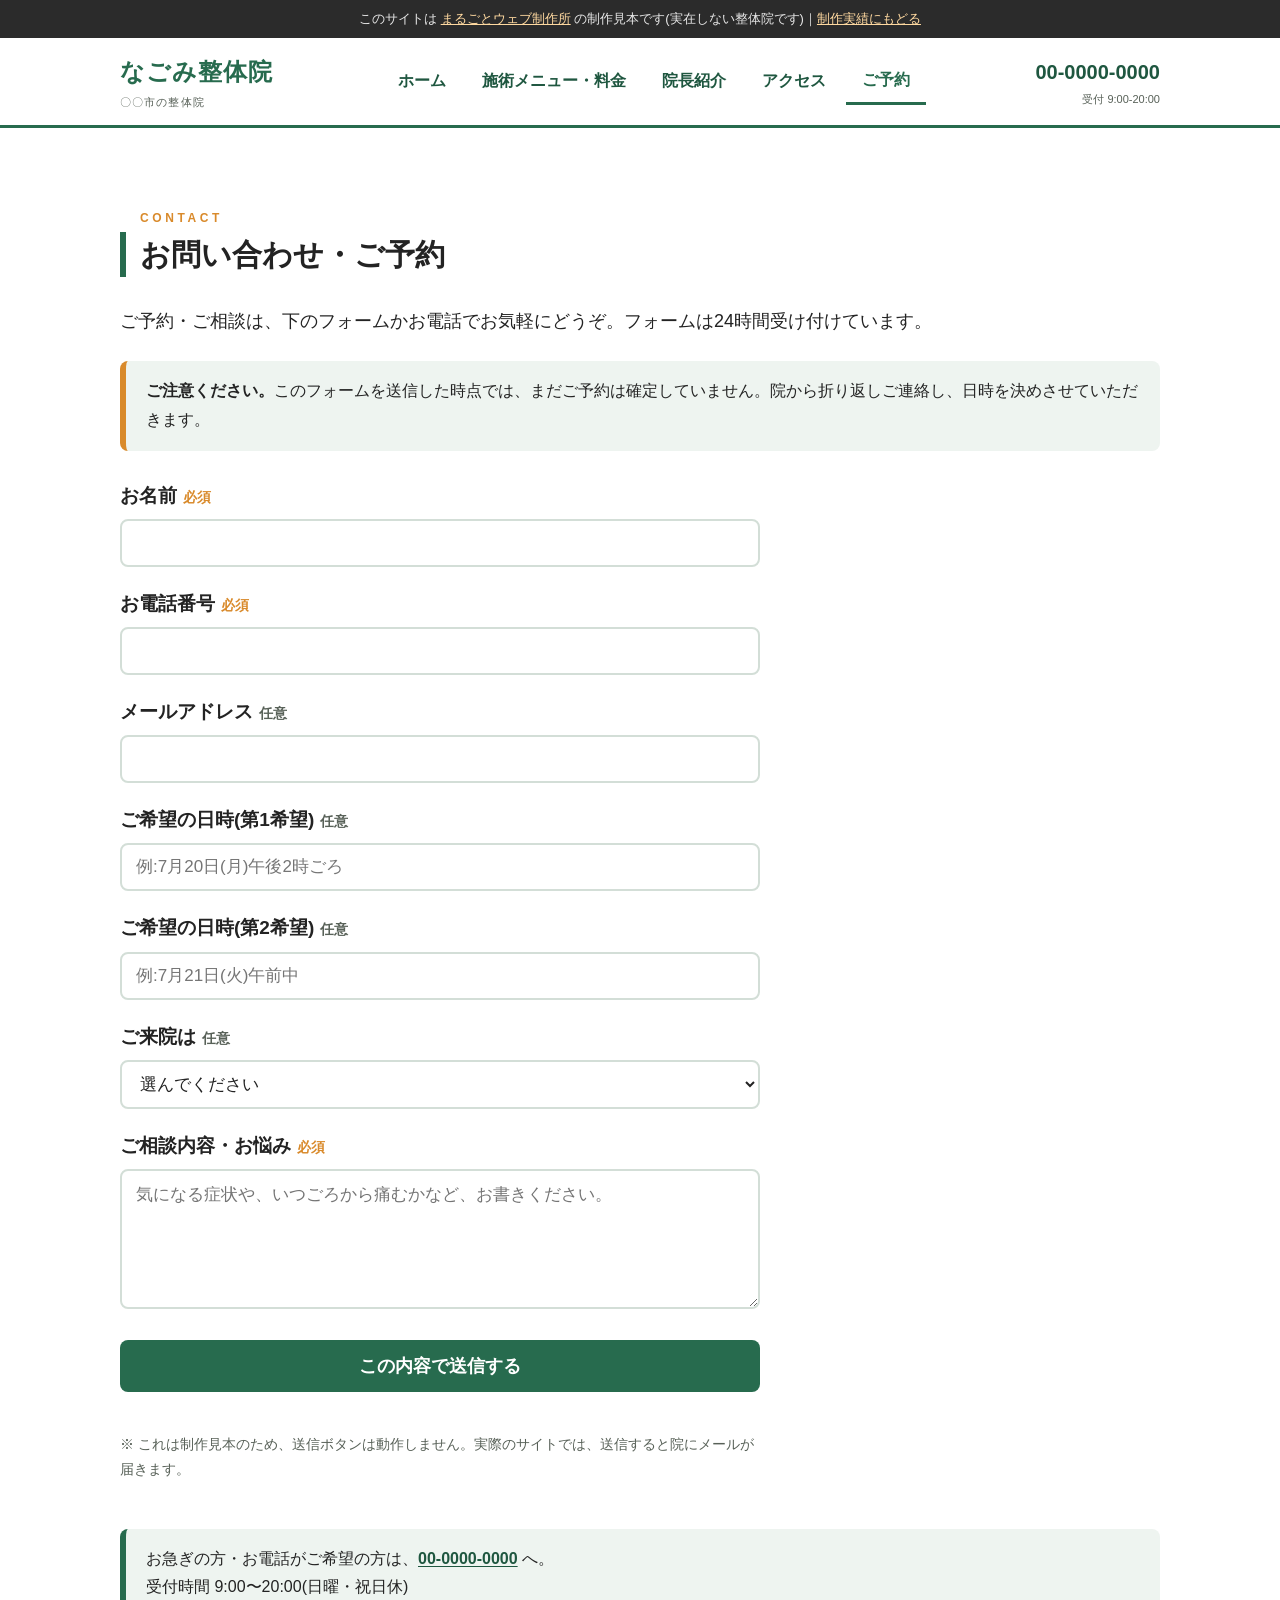
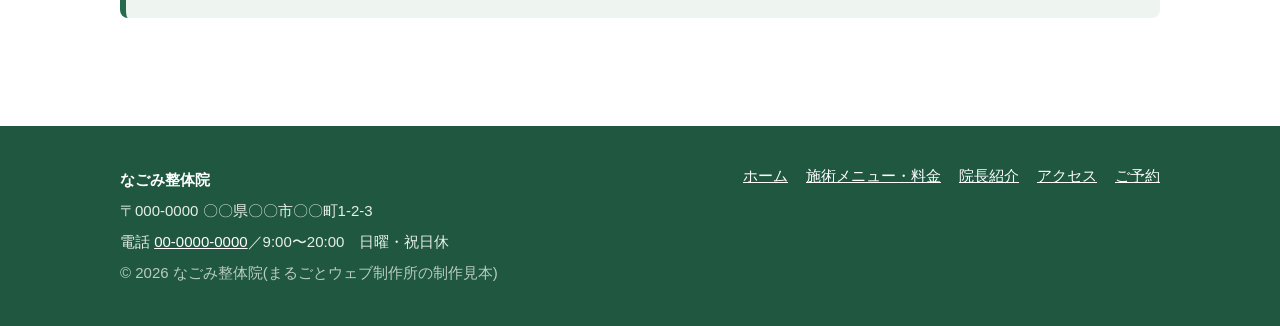
<file: demo/seitai/contact.html>
<!DOCTYPE html>
<html lang="ja">
<head>
<meta charset="UTF-8">
<meta name="viewport" content="width=device-width, initial-scale=1">
<meta name="robots" content="noindex">
<title>お問い合わせ・ご予約｜なごみ整体院【〇〇市の整体院】</title>
<meta name="description" content="なごみ整体院へのご予約・お問い合わせ。フォームは24時間受付。送信後、院から折り返しご連絡し日時を決めます。お電話 00-0000-0000 でも承ります。">
<meta property="og:title" content="お問い合わせ・ご予約｜なごみ整体院【〇〇市の整体院】">
<meta property="og:description" content="ご予約・お問い合わせフォーム。送信後、院から折り返しご連絡します。お電話でも承ります。">
<meta property="og:type" content="article">
<link rel="icon" href="assets/img/favicon.svg">
<link rel="stylesheet" href="assets/style.css">
</head>
<body>

<div class="demo-bar">このサイトは <a href="../../index.html">まるごとウェブ制作所</a> の制作見本です(実在しない整体院です)｜<a href="../../jisseki.html">制作実績にもどる</a></div>

<header class="site-header">
  <div class="header-inner container">
    <a class="brand" href="index.html">なごみ整体院<small>〇〇市の整体院</small></a>
    <nav class="pc-nav" aria-label="メインメニュー">
      <a href="index.html">ホーム</a>
      <a href="menu.html">施術メニュー・料金</a>
      <a href="about.html">院長紹介</a>
      <a href="access.html">アクセス</a>
      <a href="contact.html" aria-current="page">ご予約</a>
    </nav>
    <div class="header-tel">
      <a href="tel:0000000000">00-0000-0000</a>
      <span>受付 9:00-20:00</span>
    </div>
  </div>
</header>

<main>

  <section class="section">
    <div class="container">
      <div class="section-head">
        <span class="en">CONTACT</span>
        <h2>お問い合わせ・ご予約</h2>
      </div>
      <p class="lead">ご予約・ご相談は、下のフォームかお電話でお気軽にどうぞ。フォームは24時間受け付けています。</p>

      <div class="form-note">
        <strong>ご注意ください。</strong>このフォームを送信した時点では、まだご予約は確定していません。院から折り返しご連絡し、日時を決めさせていただきます。
      </div>

      <!-- ▼▼ 実際のサイトでは、この<form>を PHPメール送信 または Googleフォーム埋め込みに差し替える ▼▼ -->
      <!-- フォーム項目仕様:
           ・お名前(必須・一行テキスト)
           ・お電話番号(必須・一行テキスト)
           ・メールアドレス(任意・一行テキスト)
           ・ご希望の日時 第1希望・第2希望(任意・一行テキスト)
           ・ご来院は(任意・選択:はじめて / 2回目以降)
           ・ご相談内容・お悩み(必須・複数行テキスト)
           送信後:「送信しました。院から折り返しご連絡します」を表示し、お客様へ自動返信メールを送る -->
      <form class="form" action="#" aria-label="ご予約フォーム(見本)">
        <div>
          <label for="name">お名前<span class="req">必須</span></label>
          <input type="text" id="name" name="name" autocomplete="name">
        </div>
        <div>
          <label for="tel">お電話番号<span class="req">必須</span></label>
          <input type="tel" id="tel" name="tel" autocomplete="tel" inputmode="tel">
        </div>
        <div>
          <label for="email">メールアドレス<span class="opt">任意</span></label>
          <input type="email" id="email" name="email" autocomplete="email">
        </div>
        <div>
          <label for="date1">ご希望の日時(第1希望)<span class="opt">任意</span></label>
          <input type="text" id="date1" name="date1" placeholder="例:7月20日(月)午後2時ごろ">
        </div>
        <div>
          <label for="date2">ご希望の日時(第2希望)<span class="opt">任意</span></label>
          <input type="text" id="date2" name="date2" placeholder="例:7月21日(火)午前中">
        </div>
        <div>
          <label for="visit">ご来院は<span class="opt">任意</span></label>
          <select id="visit" name="visit">
            <option value="">選んでください</option>
            <option value="first">はじめて</option>
            <option value="repeat">2回目以降</option>
          </select>
        </div>
        <div>
          <label for="message">ご相談内容・お悩み<span class="req">必須</span></label>
          <textarea id="message" name="message" placeholder="気になる症状や、いつごろから痛むかなど、お書きください。"></textarea>
        </div>
        <button type="submit" class="btn">この内容で送信する</button>
        <p class="menu-note">※ これは制作見本のため、送信ボタンは動作しません。実際のサイトでは、送信すると院にメールが届きます。</p>
      </form>
      <!-- ▲▲ フォームここまで ▲▲ -->

      <div class="form-note" style="margin-top:32px;border-left-color:var(--main)">
        お急ぎの方・お電話がご希望の方は、<a href="tel:0000000000"><strong>00-0000-0000</strong></a> へ。<br>受付時間 9:00〜20:00(日曜・祝日休)
      </div>
    </div>
  </section>

</main>

<footer class="site-footer">
  <div class="footer-inner container">
    <div>
      <p class="footer-brand">なごみ整体院</p>
      <p>〒000-0000 〇〇県〇〇市〇〇町1-2-3</p>
      <p>電話 <a href="tel:0000000000">00-0000-0000</a>／9:00〜20:00　日曜・祝日休</p>
      <p class="footer-copy">© 2026 なごみ整体院(まるごとウェブ制作所の制作見本)</p>
    </div>
    <nav class="footer-nav" aria-label="フッターメニュー">
      <a href="index.html">ホーム</a>
      <a href="menu.html">施術メニュー・料金</a>
      <a href="about.html">院長紹介</a>
      <a href="access.html">アクセス</a>
      <a href="contact.html">ご予約</a>
    </nav>
  </div>
</footer>

<nav class="tab-nav" aria-label="メインメニュー">
  <a href="index.html"><svg viewBox="0 0 24 24" fill="none" stroke="currentColor" stroke-width="2" stroke-linecap="round" stroke-linejoin="round"><path d="M4 11.5 L12 4.5 l8 7"/><path d="M6.5 10 v10 h11 v-10"/></svg><span>ホーム</span></a>
  <a href="menu.html"><svg viewBox="0 0 24 24" fill="none" stroke="currentColor" stroke-width="2" stroke-linecap="round" stroke-linejoin="round"><path d="M7 3.5 h7 l4 4 v13 h-11 z"/><line x1="9.5" y1="12" x2="14.5" y2="12"/><line x1="9.5" y1="16" x2="14.5" y2="16"/></svg><span>料金</span></a>
  <a href="about.html"><svg viewBox="0 0 24 24" fill="none" stroke="currentColor" stroke-width="2" stroke-linecap="round" stroke-linejoin="round"><circle cx="12" cy="8" r="3.6"/><path d="M5 20 c.5 -4 3.3 -6 7 -6 s6.5 2 7 6"/></svg><span>院長</span></a>
  <a href="access.html"><svg viewBox="0 0 24 24" fill="none" stroke="currentColor" stroke-width="2" stroke-linecap="round" stroke-linejoin="round"><path d="M12 21 s7 -7.5 7 -12 a7 7 0 0 0 -14 0 c0 4.5 7 12 7 12 z"/><circle cx="12" cy="9" r="2.5"/></svg><span>アクセス</span></a>
  <a href="contact.html" aria-current="page"><svg viewBox="0 0 24 24" fill="none" stroke="currentColor" stroke-width="2" stroke-linecap="round" stroke-linejoin="round"><rect x="4" y="5" width="16" height="15" rx="2"/><line x1="4" y1="9" x2="20" y2="9"/><line x1="9" y1="3.5" x2="9" y2="6.5"/><line x1="15" y1="3.5" x2="15" y2="6.5"/><path d="M9.5 14 l2 2 l3.5 -3.5"/></svg><span>ご予約</span></a>
</nav>

</body>
</html>
</file>
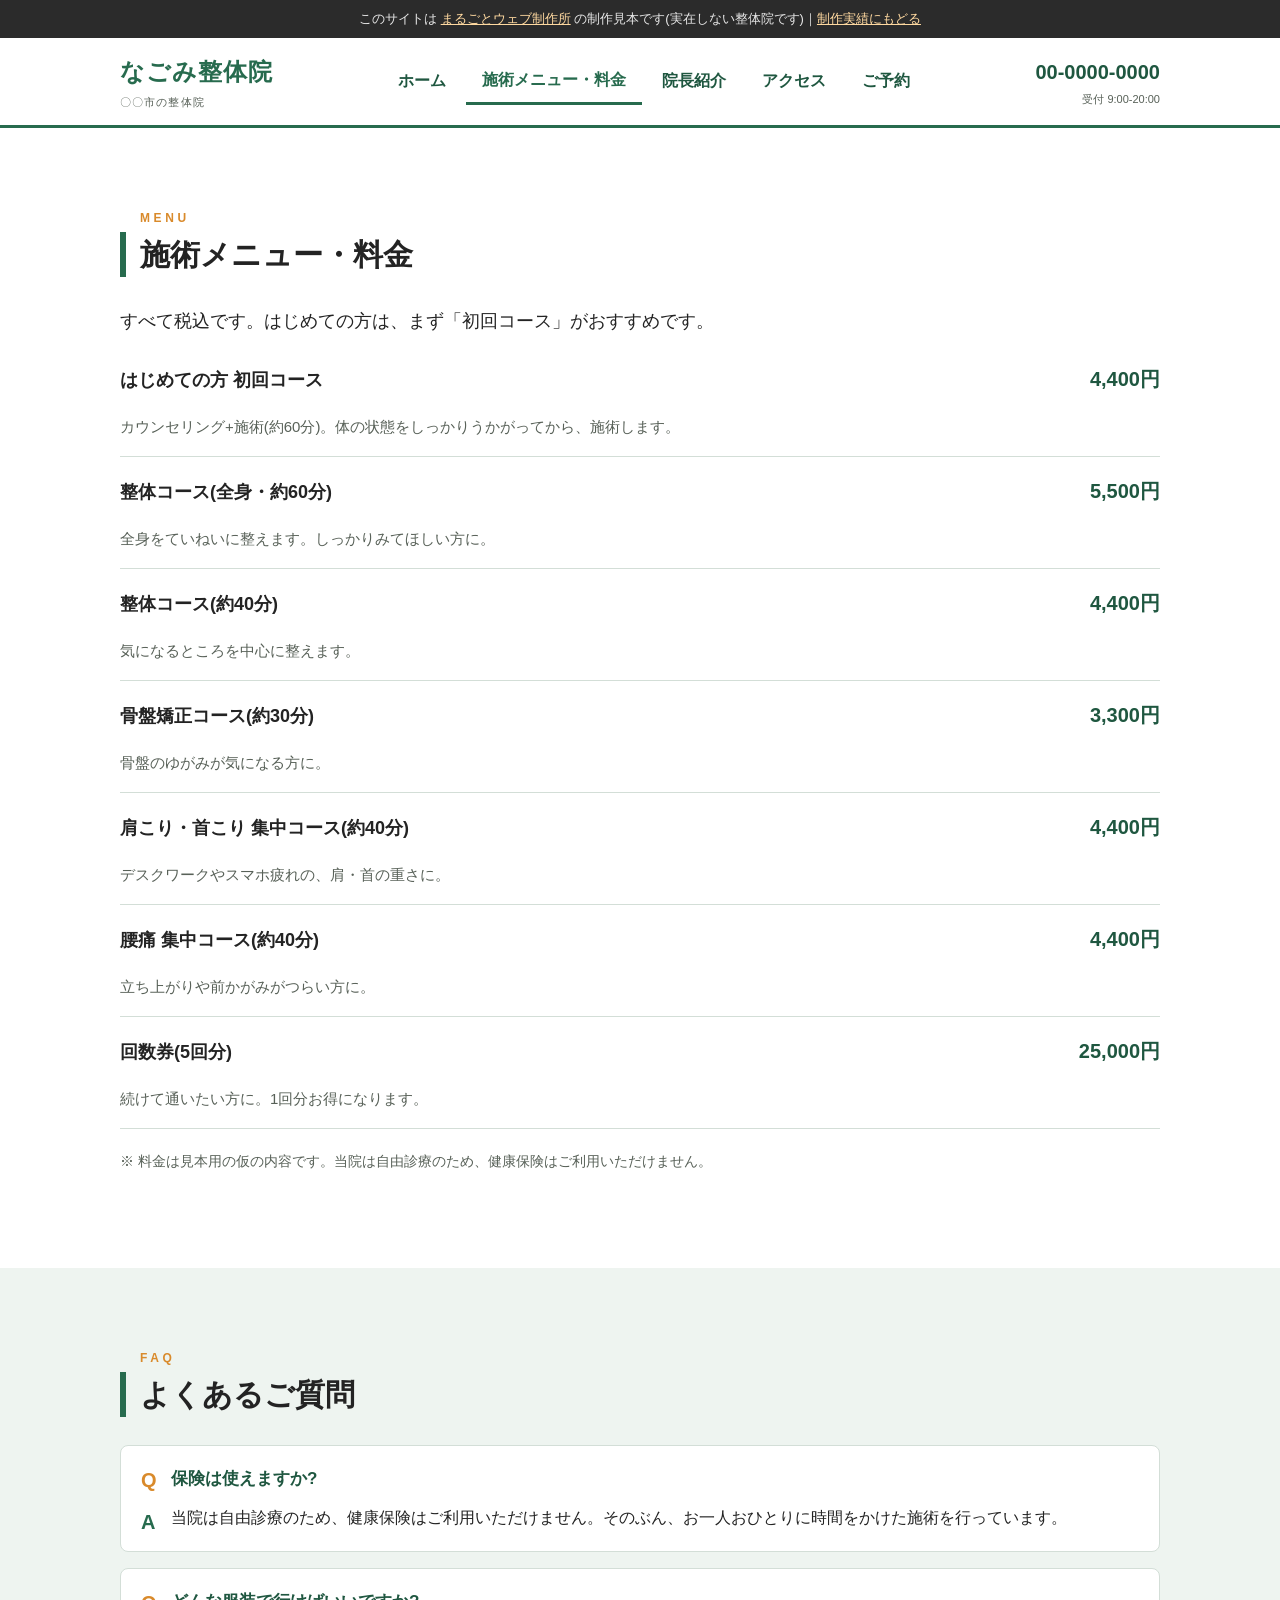
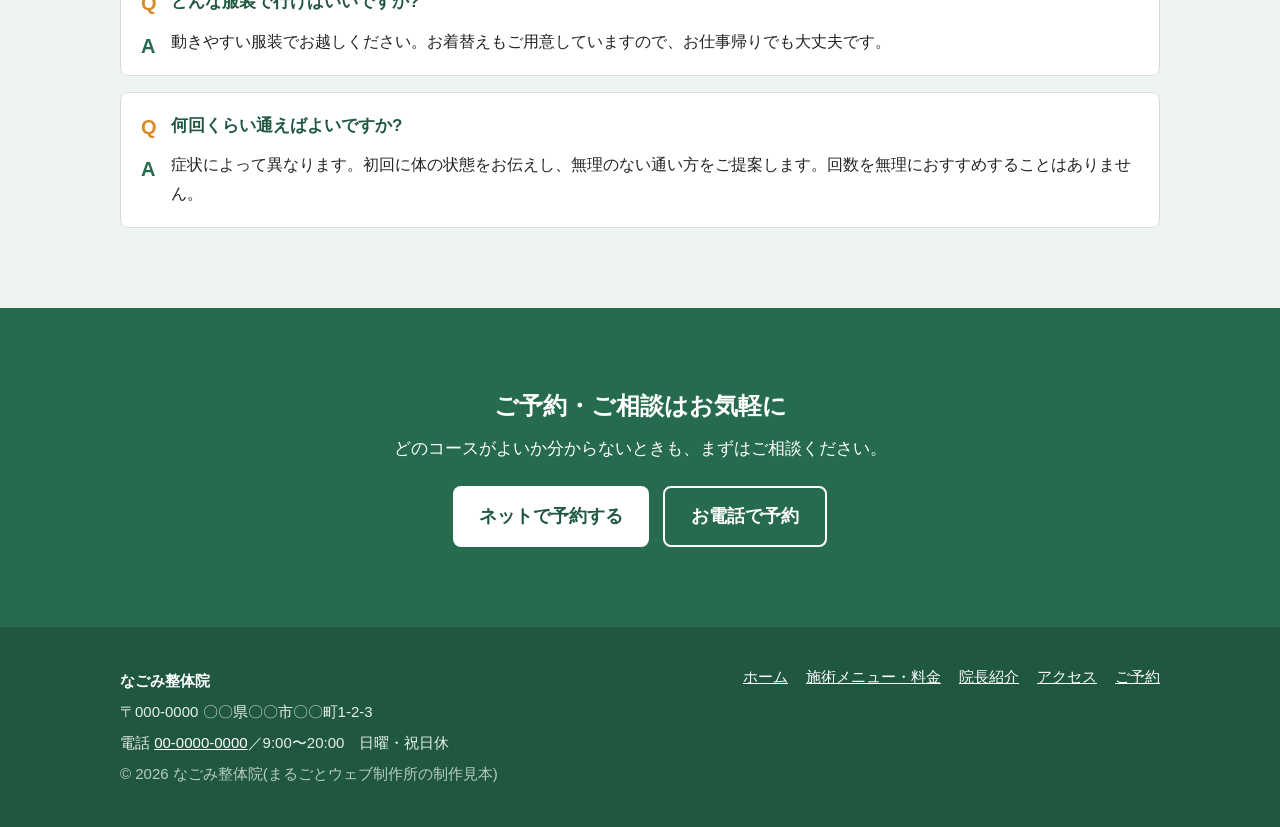
<file: demo/seitai/menu.html>
<!DOCTYPE html>
<html lang="ja">
<head>
<meta charset="UTF-8">
<meta name="viewport" content="width=device-width, initial-scale=1">
<meta name="robots" content="noindex">
<title>施術メニュー・料金｜なごみ整体院【〇〇市の整体院】</title>
<meta name="description" content="なごみ整体院の施術メニューと料金のご案内。初回コース4,400円、整体コース(全身)5,500円ほか。保険や服装など、よくあるご質問もこちらで。">
<meta property="og:title" content="施術メニュー・料金｜なごみ整体院【〇〇市の整体院】">
<meta property="og:description" content="初回コース4,400円、整体コース(全身)5,500円ほか。よくあるご質問もこちら。">
<meta property="og:type" content="article">
<link rel="icon" href="assets/img/favicon.svg">
<link rel="stylesheet" href="assets/style.css">
</head>
<body>

<div class="demo-bar">このサイトは <a href="../../index.html">まるごとウェブ制作所</a> の制作見本です(実在しない整体院です)｜<a href="../../jisseki.html">制作実績にもどる</a></div>

<header class="site-header">
  <div class="header-inner container">
    <a class="brand" href="index.html">なごみ整体院<small>〇〇市の整体院</small></a>
    <nav class="pc-nav" aria-label="メインメニュー">
      <a href="index.html">ホーム</a>
      <a href="menu.html" aria-current="page">施術メニュー・料金</a>
      <a href="about.html">院長紹介</a>
      <a href="access.html">アクセス</a>
      <a href="contact.html">ご予約</a>
    </nav>
    <div class="header-tel">
      <a href="tel:0000000000">00-0000-0000</a>
      <span>受付 9:00-20:00</span>
    </div>
  </div>
</header>

<main>

  <section class="section">
    <div class="container">
      <div class="section-head">
        <span class="en">MENU</span>
        <h2>施術メニュー・料金</h2>
      </div>
      <p class="lead">すべて税込です。はじめての方は、まず「初回コース」がおすすめです。</p>
      <div class="menu-list">
        <div class="menu-item">
          <span class="name">はじめての方 初回コース</span>
          <span class="price">4,400円</span>
          <p class="desc">カウンセリング+施術(約60分)。体の状態をしっかりうかがってから、施術します。</p>
        </div>
        <div class="menu-item">
          <span class="name">整体コース(全身・約60分)</span>
          <span class="price">5,500円</span>
          <p class="desc">全身をていねいに整えます。しっかりみてほしい方に。</p>
        </div>
        <div class="menu-item">
          <span class="name">整体コース(約40分)</span>
          <span class="price">4,400円</span>
          <p class="desc">気になるところを中心に整えます。</p>
        </div>
        <div class="menu-item">
          <span class="name">骨盤矯正コース(約30分)</span>
          <span class="price">3,300円</span>
          <p class="desc">骨盤のゆがみが気になる方に。</p>
        </div>
        <div class="menu-item">
          <span class="name">肩こり・首こり 集中コース(約40分)</span>
          <span class="price">4,400円</span>
          <p class="desc">デスクワークやスマホ疲れの、肩・首の重さに。</p>
        </div>
        <div class="menu-item">
          <span class="name">腰痛 集中コース(約40分)</span>
          <span class="price">4,400円</span>
          <p class="desc">立ち上がりや前かがみがつらい方に。</p>
        </div>
        <div class="menu-item">
          <span class="name">回数券(5回分)</span>
          <span class="price">25,000円</span>
          <p class="desc">続けて通いたい方に。1回分お得になります。</p>
        </div>
      </div>
      <p class="menu-note">※ 料金は見本用の仮の内容です。当院は自由診療のため、健康保険はご利用いただけません。</p>
    </div>
  </section>

  <section class="section section--tint">
    <div class="container">
      <div class="section-head">
        <span class="en">FAQ</span>
        <h2>よくあるご質問</h2>
      </div>
      <div class="faq">
        <dl>
          <dt>保険は使えますか?</dt>
          <dd>当院は自由診療のため、健康保険はご利用いただけません。そのぶん、お一人おひとりに時間をかけた施術を行っています。</dd>
        </dl>
        <dl>
          <dt>どんな服装で行けばいいですか?</dt>
          <dd>動きやすい服装でお越しください。お着替えもご用意していますので、お仕事帰りでも大丈夫です。</dd>
        </dl>
        <dl>
          <dt>何回くらい通えばよいですか?</dt>
          <dd>症状によって異なります。初回に体の状態をお伝えし、無理のない通い方をご提案します。回数を無理におすすめすることはありません。</dd>
        </dl>
      </div>
    </div>
  </section>

  <section class="section cta-band">
    <div class="container">
      <h2>ご予約・ご相談はお気軽に</h2>
      <p>どのコースがよいか分からないときも、まずはご相談ください。</p>
      <div class="btn-row" style="justify-content:center">
        <a class="btn" href="contact.html">ネットで予約する</a>
        <a class="btn btn--tel" href="tel:0000000000">お電話で予約</a>
      </div>
    </div>
  </section>

</main>

<footer class="site-footer">
  <div class="footer-inner container">
    <div>
      <p class="footer-brand">なごみ整体院</p>
      <p>〒000-0000 〇〇県〇〇市〇〇町1-2-3</p>
      <p>電話 <a href="tel:0000000000">00-0000-0000</a>／9:00〜20:00　日曜・祝日休</p>
      <p class="footer-copy">© 2026 なごみ整体院(まるごとウェブ制作所の制作見本)</p>
    </div>
    <nav class="footer-nav" aria-label="フッターメニュー">
      <a href="index.html">ホーム</a>
      <a href="menu.html">施術メニュー・料金</a>
      <a href="about.html">院長紹介</a>
      <a href="access.html">アクセス</a>
      <a href="contact.html">ご予約</a>
    </nav>
  </div>
</footer>

<nav class="tab-nav" aria-label="メインメニュー">
  <a href="index.html"><svg viewBox="0 0 24 24" fill="none" stroke="currentColor" stroke-width="2" stroke-linecap="round" stroke-linejoin="round"><path d="M4 11.5 L12 4.5 l8 7"/><path d="M6.5 10 v10 h11 v-10"/></svg><span>ホーム</span></a>
  <a href="menu.html" aria-current="page"><svg viewBox="0 0 24 24" fill="none" stroke="currentColor" stroke-width="2" stroke-linecap="round" stroke-linejoin="round"><path d="M7 3.5 h7 l4 4 v13 h-11 z"/><line x1="9.5" y1="12" x2="14.5" y2="12"/><line x1="9.5" y1="16" x2="14.5" y2="16"/></svg><span>料金</span></a>
  <a href="about.html"><svg viewBox="0 0 24 24" fill="none" stroke="currentColor" stroke-width="2" stroke-linecap="round" stroke-linejoin="round"><circle cx="12" cy="8" r="3.6"/><path d="M5 20 c.5 -4 3.3 -6 7 -6 s6.5 2 7 6"/></svg><span>院長</span></a>
  <a href="access.html"><svg viewBox="0 0 24 24" fill="none" stroke="currentColor" stroke-width="2" stroke-linecap="round" stroke-linejoin="round"><path d="M12 21 s7 -7.5 7 -12 a7 7 0 0 0 -14 0 c0 4.5 7 12 7 12 z"/><circle cx="12" cy="9" r="2.5"/></svg><span>アクセス</span></a>
  <a href="contact.html"><svg viewBox="0 0 24 24" fill="none" stroke="currentColor" stroke-width="2" stroke-linecap="round" stroke-linejoin="round"><rect x="4" y="5" width="16" height="15" rx="2"/><line x1="4" y1="9" x2="20" y2="9"/><line x1="9" y1="3.5" x2="9" y2="6.5"/><line x1="15" y1="3.5" x2="15" y2="6.5"/><path d="M9.5 14 l2 2 l3.5 -3.5"/></svg><span>ご予約</span></a>
</nav>

</body>
</html>
</file>
<file: assets/style.css>
/* まるごとウェブ制作所 共通スタイル
   トーン:チラシと同じ「藍色×白・大きい文字・誠実」 */

:root {
  --ink: #263238;
  --indigo: #2e4e6b;
  --indigo-deep: #223b52;
  --panel: #eef3f7;
  --line: #c5d2db;
  --paper: #ffffff;
  --muted: #56646e;
  --serif: "BIZ UDPMincho", "Yu Mincho", "Hiragino Mincho ProN", serif;
  --sans: "BIZ UDPGothic", "Yu Gothic", "Hiragino Kaku Gothic ProN", Meiryo, sans-serif;
}

* { box-sizing: border-box; }
html { scroll-behavior: smooth; }
body {
  margin: 0;
  font-family: var(--sans);
  font-size: 18px;
  line-height: 1.8;
  color: var(--ink);
  background: var(--paper);
  overflow-x: hidden;
}
img, svg { max-width: 100%; height: auto; }
a { color: var(--indigo); }

/* ---------- ヘッダー ---------- */
.site-header {
  border-top: 6px solid var(--indigo);
  border-bottom: 1px solid var(--line);
  background: var(--paper);
}
.header-inner {
  max-width: 1000px; margin: 0 auto; padding: 14px 20px 10px;
  display: flex; flex-wrap: wrap; align-items: center; gap: 8px 24px;
}
.site-name {
  font-family: var(--serif);
  font-size: 26px; font-weight: 700; letter-spacing: .06em;
  color: var(--indigo-deep); text-decoration: none;
}
.site-tag { font-size: 13px; color: var(--muted); margin: 0; }
.header-tel {
  margin-left: auto; text-align: right;
}
.header-tel a {
  display: inline-block;
  font-size: 24px; font-weight: 700; text-decoration: none;
  color: var(--indigo-deep); font-variant-numeric: tabular-nums;
}
.header-tel .note { font-size: 12px; color: var(--muted); }

.site-nav {
  max-width: 1000px; margin: 0 auto; padding: 0 12px;
  display: flex; flex-wrap: wrap;
}
.site-nav a {
  display: block; padding: 10px 14px;
  font-size: 16px; font-weight: 700; text-decoration: none;
  color: var(--indigo-deep);
  border-bottom: 4px solid transparent;
}
.site-nav a:hover { background: var(--panel); }
.site-nav a[aria-current="page"] { border-bottom-color: var(--indigo); }

/* ---------- 共通レイアウト ---------- */
main { max-width: 1000px; margin: 0 auto; padding: 12px 20px 56px; }
.section { margin-top: 48px; }
h1 {
  font-family: var(--serif);
  font-size: 34px; letter-spacing: .05em; color: var(--indigo-deep);
  line-height: 1.4; margin: 28px 0 8px; text-wrap: balance;
}
h2 {
  font-family: var(--serif);
  font-size: 26px; letter-spacing: .06em; color: var(--indigo-deep);
  margin: 0 0 16px; padding-bottom: 8px;
  border-bottom: 2px solid var(--line);
}
h3 { font-size: 20px; color: var(--indigo-deep); margin: 0 0 8px; }
.lead { font-size: 19px; }
.muted { color: var(--muted); font-size: 15px; }

/* ---------- 部品 ---------- */
.btn {
  display: inline-block;
  background: var(--indigo); color: #fff;
  font-size: 18px; font-weight: 700; text-decoration: none;
  padding: 14px 28px; border-radius: 8px;
}
.btn:hover { background: var(--indigo-deep); }
.btn.ghost {
  background: #fff; color: var(--indigo-deep);
  border: 2px solid var(--indigo);
}

.notice {
  border: 3px solid var(--indigo); border-radius: 10px;
  padding: 20px 24px;
  display: flex; align-items: center; gap: 20px; flex-wrap: wrap;
}
.notice .badge {
  font-family: var(--serif);
  background: var(--indigo); color: #fff;
  font-size: 20px; font-weight: 700; letter-spacing: .1em;
  padding: 10px 14px; border-radius: 6px; white-space: nowrap;
}
.notice p { margin: 0; flex: 1; min-width: 240px; }

.card-grid { display: grid; grid-template-columns: repeat(auto-fit, minmax(280px, 1fr)); gap: 20px; }
.card {
  border: 2px solid var(--line); border-radius: 10px;
  overflow: hidden; background: #fff;
  display: flex; flex-direction: column;
}
.card-head { background: var(--indigo); color: #fff; padding: 14px 20px; }
.card-head h3 { color: #fff; margin: 0; font-size: 21px; }
.card-head p { margin: 4px 0 0; font-size: 14px; opacity: .95; }
.card-body { padding: 16px 20px 20px; flex: 1; }
.card-body ul { margin: 0; padding-left: 22px; }

.price-line {
  display: flex; align-items: baseline; justify-content: space-between; gap: 12px;
  border-bottom: 1px dashed var(--line); padding: 10px 0;
}
.price-line:last-child { border-bottom: none; }
.price-label { font-weight: 700; color: var(--indigo-deep); font-size: 16px; }
.price-label small { display: block; font-weight: 400; color: var(--muted); font-size: 12px; }
.price {
  font-size: 30px; font-weight: 700; white-space: nowrap;
  font-variant-numeric: tabular-nums;
}
.price small { font-size: 16px; }
.price .per { font-size: 15px; }

.panel {
  background: var(--panel); border-radius: 10px;
  padding: 20px 24px;
}

table.simple {
  width: 100%; border-collapse: collapse; font-size: 17px;
}
table.simple th, table.simple td {
  border: 1px solid var(--line); padding: 10px 14px; text-align: left;
  vertical-align: top;
}
table.simple th { background: var(--panel); color: var(--indigo-deep); white-space: nowrap; }
.table-scroll { overflow-x: auto; }

/* FAQ */
.faq details {
  border: 2px solid var(--line); border-radius: 8px;
  padding: 0; margin-bottom: 12px; background: #fff;
}
.faq summary {
  cursor: pointer; font-weight: 700; font-size: 18px;
  padding: 14px 18px; color: var(--indigo-deep);
}
.faq details[open] summary { border-bottom: 1px solid var(--line); }
.faq .answer { padding: 12px 18px 16px; margin: 0; }

/* 実績カード */
.work-thumb { background: var(--panel); display: flex; justify-content: center; padding: 18px 12px 10px; }
.work-note { font-size: 14px; color: var(--muted); }

/* ご依頼の流れ */
.flow { display: grid; gap: 14px; }
.flow-step {
  border: 2px solid var(--line); border-radius: 10px;
  padding: 16px 20px;
}
.flow-head { display: flex; align-items: center; gap: 12px; margin-bottom: 8px; }
.flow-num {
  flex-shrink: 0;
  display: inline-flex; align-items: center; justify-content: center;
  width: 40px; height: 40px; border-radius: 50%;
  background: var(--indigo); color: #fff;
  font-family: var(--serif); font-size: 20px; font-weight: 700;
}
.flow-head h3 { margin: 0; font-size: 19px; }
.flow-step p { margin: 6px 0 0; font-size: 16px; line-height: 1.7; }
.flow-step .who {
  display: inline-block; min-width: 5.5em; text-align: center;
  font-size: 13px; font-weight: 700; border-radius: 5px; padding: 1px 8px; margin-right: 8px;
}
.flow-step .who.you { background: var(--panel); color: var(--indigo-deep); border: 1.5px solid var(--line); }
.flow-step .who.me { background: var(--indigo); color: #fff; }

/* イラスト入りレイアウト */
.split { display: flex; gap: 36px; align-items: center; }
.split .split-text { flex: 1; min-width: 0; }
.split .illu { flex-shrink: 0; }
.illu svg { display: block; }
.illu-center { text-align: center; margin: 0 0 8px; }
.illu-center svg { display: inline-block; }
@media (max-width: 700px) {
  .split { flex-direction: column; gap: 12px; }
  .split .illu { order: 2; }
}

/* ---------- お問い合わせ帯(全ページ共通) ---------- */
.cta-band {
  background: var(--indigo);
  color: #fff;
  margin-top: 64px;
}
.cta-inner {
  max-width: 1000px; margin: 0 auto; padding: 36px 20px;
  text-align: center;
}
.cta-inner .lead-line {
  font-family: var(--serif);
  font-size: 24px; margin: 0 0 12px; letter-spacing: .05em;
}
.cta-tel {
  display: inline-block;
  font-size: 40px; font-weight: 700; color: #fff; text-decoration: none;
  font-variant-numeric: tabular-nums; letter-spacing: .02em;
}
.cta-inner .sub { font-size: 15px; opacity: .9; margin: 8px 0 0; }

/* ---------- フッター ---------- */
.site-footer {
  background: var(--indigo-deep); color: #cfdae4;
  font-size: 14px;
}
.footer-inner {
  max-width: 1000px; margin: 0 auto; padding: 20px;
  display: flex; flex-wrap: wrap; gap: 12px 24px; justify-content: space-between;
}
.site-footer a { color: #fff; }
.footer-nav { display: flex; flex-wrap: wrap; gap: 4px 18px; font-size: 13px; }
.footer-nav a { text-decoration: none; }
.footer-nav a:hover { text-decoration: underline; }

/* ---------- スマホ下部の固定ナビ ---------- */
.bottom-nav { display: none; }

/* ---------- スマホ ---------- */
@media (max-width: 640px) {
  body { font-size: 17px; padding-bottom: 76px; }
  h1 { font-size: 23px; }
  h2 { font-size: 21px; }
  .site-name { font-size: 21px; }
  .price { font-size: 26px; }
  .cta-tel { font-size: 31px; }

  /* ヘッダーを軽くする(タグライン・注記は隠して1行に) */
  .header-inner { padding: 12px 16px 10px; gap: 8px 12px; }
  .site-tag { display: none; }
  .header-tel { margin-left: auto; text-align: right; }
  .header-tel a { font-size: 18px; }
  .header-tel .note { display: none; }
  .site-header { border-bottom: 2px solid var(--line); }

  /* 横並びナビはやめて、下部固定タブに切り替え */
  .site-nav { display: none; }
  .bottom-nav {
    display: grid;
    grid-template-columns: repeat(5, 1fr);
    gap: 4px;
    position: fixed; bottom: 0; left: 0; right: 0; z-index: 100;
    background: #fff;
    border-top: 2px solid var(--line);
    padding: 6px 6px calc(6px + env(safe-area-inset-bottom));
    box-shadow: 0 -2px 10px rgba(34, 59, 82, .10);
  }
  .bottom-nav a {
    display: flex; flex-direction: column; align-items: center; gap: 2px;
    font-size: 11px; font-weight: 700; text-decoration: none;
    color: var(--indigo-deep);
    padding: 5px 2px 3px; border-radius: 10px;
    line-height: 1.2;
  }
  .bottom-nav a svg { width: 24px; height: 24px; }
  .bottom-nav a[aria-current="page"] {
    background: var(--indigo);
    color: #fff;
  }

  /* トップ:見出しの直後にイラストを出して文字の壁を崩す */
  .hero-split { gap: 8px; }
  .hero-split .illu { order: -1; margin: 4px auto 0; }
  .hero-split .illu svg { width: 250px; height: auto; }
}
</file>
<file: demo/cafe/cafe.css>
/* 木漏れ日珈琲(制作見本)
   トーン:あたたかいアイボリー×焙煎ブラウン×蜂蜜色、明朝体主体 */

:root {
  --cream: #f7f2ea;
  --cream-deep: #efe6d8;
  --ink: #33291f;
  --roast: #4b3621;
  --honey: #b98a3d;
  --leaf: #74855f;
  --line: #ddd0bd;
  --serif: "Yu Mincho", "Hiragino Mincho ProN", "BIZ UDPMincho", serif;
  --sans: "BIZ UDPGothic", "Yu Gothic", "Hiragino Kaku Gothic ProN", Meiryo, sans-serif;
}

* { box-sizing: border-box; }
body {
  margin: 0;
  background: var(--cream);
  color: var(--ink);
  font-family: var(--sans);
  font-size: 16px;
  line-height: 2;
  overflow-x: hidden;
}
a { color: var(--roast); }
img, svg { max-width: 100%; height: auto; }

/* ---------- 見本告知バー ---------- */
.demo-bar {
  background: #2b2118;
  color: #d9cdbc;
  font-size: 12.5px;
  text-align: center;
  padding: 7px 12px;
  line-height: 1.6;
}
.demo-bar a { color: #f0e2c8; }

/* ---------- ヘッダー ---------- */
.cafe-header { text-align: center; padding: 34px 16px 0; }
.logo {
  font-family: var(--serif);
  font-size: 30px; letter-spacing: .3em; text-indent: .3em;
  color: var(--roast); text-decoration: none; font-weight: 600;
}
.logo small {
  display: block; font-size: 11px; letter-spacing: .5em; text-indent: .5em;
  color: var(--honey); margin-top: 6px; font-family: var(--sans);
}
.cafe-nav { display: flex; justify-content: center; gap: 8px; margin-top: 18px; flex-wrap: wrap; }
.cafe-nav a {
  font-family: var(--serif);
  font-size: 15px; letter-spacing: .2em; text-decoration: none;
  color: var(--ink); padding: 8px 18px;
  border-bottom: 2px solid transparent;
}
.cafe-nav a:hover { color: var(--honey); }
.cafe-nav a[aria-current="page"] { border-bottom-color: var(--honey); }

/* ---------- ヒーロー(木漏れ日) ---------- */
.hero {
  position: relative;
  text-align: center;
  padding: 88px 20px 96px;
  overflow: hidden;
}
.hero .light { position: absolute; border-radius: 50%; pointer-events: none; }
.hero .l1 { width: 340px; height: 340px; top: -60px; left: 4%;
  background: radial-gradient(closest-side, rgba(185,138,61,.22), transparent); }
.hero .l2 { width: 260px; height: 260px; top: 40px; right: 8%;
  background: radial-gradient(closest-side, rgba(116,133,95,.20), transparent); }
.hero .l3 { width: 180px; height: 180px; bottom: -20px; left: 30%;
  background: radial-gradient(closest-side, rgba(185,138,61,.16), transparent); }
.hero h1 {
  position: relative;
  font-family: var(--serif);
  font-size: clamp(26px, 6vw, 44px);
  font-weight: 600;
  letter-spacing: .14em;
  color: var(--roast);
  margin: 0 0 18px;
  line-height: 1.9;
  text-wrap: balance;
}
.hero p { position: relative; margin: 0; font-size: 15.5px; letter-spacing: .1em; }

/* ---------- 共通 ---------- */
.wrap { max-width: 880px; margin: 0 auto; padding: 0 22px; }
.cafe-section { padding: 56px 0; }
.cafe-section.tinted { background: var(--cream-deep); }
.sec-title {
  font-family: var(--serif);
  font-size: 25px; font-weight: 600; letter-spacing: .24em; text-indent: .24em;
  color: var(--roast); text-align: center; margin: 0 0 8px;
}
.sec-sub {
  text-align: center; font-size: 12px; letter-spacing: .4em; text-indent: .4em;
  color: var(--honey); margin: 0 0 36px; text-transform: uppercase;
}

/* ---------- コンセプト ---------- */
.concept { display: grid; grid-template-columns: 1fr 1fr; gap: 36px; align-items: center; }
.concept-text p { margin: 0 0 16px; }
.photo {
  border-radius: 4px;
  min-height: 260px;
  display: flex; flex-direction: column; align-items: center; justify-content: center;
  gap: 10px;
  color: rgba(51,41,31,.55);
}
.photo.wood  { background: linear-gradient(135deg, #d9c3a3, #b99a72 55%, #a4855d); }
.photo.latte { background: linear-gradient(160deg, #e9dcc8, #d9bd95 60%, #c8a878); }
.photo svg { opacity: .8; }
.ph-note { font-size: 12px; letter-spacing: .12em; color: rgba(51,41,31,.6); }

/* 写真の仮置き(見本用) */
.item-photo {
  border-radius: 4px;
  height: 128px;
  margin: 0 0 16px;
  display: flex; flex-direction: column; align-items: center; justify-content: center;
  gap: 5px;
  color: rgba(51,41,31,.55);
  font-size: 11px; letter-spacing: .1em;
}
.ph-a { background: linear-gradient(150deg, #ecdfc9, #d9bd95 60%, #c8a878); }
.ph-b { background: linear-gradient(150deg, #e7d6bd, #cdab7c); }
.ph-c { background: linear-gradient(150deg, #e2d2ba, #c2a173); }
.item-photo svg { opacity: .85; }

.thumb {
  width: 48px; height: 48px; border-radius: 50%;
  background: linear-gradient(140deg, #eadbc2, #cfa97c);
  display: flex; align-items: center; justify-content: center;
  flex-shrink: 0;
}
.thumb svg { opacity: .85; }
.menu-line { align-items: center; }

/* ---------- おすすめ ---------- */
.items { display: grid; grid-template-columns: repeat(auto-fit, minmax(220px, 1fr)); gap: 24px; }
.item {
  background: #fffdf9;
  border: 1px solid var(--line);
  border-radius: 4px;
  padding: 30px 22px 24px;
  text-align: center;
}
.item svg { margin-bottom: 12px; }
.item h3 {
  font-family: var(--serif);
  font-size: 18px; font-weight: 600; letter-spacing: .12em;
  margin: 0 0 6px; color: var(--roast);
}
.item .price { color: var(--honey); font-size: 15px; letter-spacing: .08em; }
.item p { font-size: 14px; margin: 8px 0 0; line-height: 1.9; }

/* ---------- メニューリスト ---------- */
.menu-group { max-width: 640px; margin: 0 auto 44px; }
.menu-group h3 {
  font-family: var(--serif);
  font-size: 20px; font-weight: 600; letter-spacing: .2em;
  color: var(--roast); text-align: center; margin: 0 0 20px;
}
.menu-line {
  display: flex; align-items: baseline; gap: 10px;
  font-size: 16px; margin-bottom: 14px;
}
.menu-line .name { letter-spacing: .06em; }
.menu-line .dots { flex: 1; border-bottom: 1px dotted #b9a888; transform: translateY(-5px); }
.menu-line .yen { color: var(--roast); font-family: var(--serif); white-space: nowrap; }
.menu-note { text-align: center; font-size: 13px; color: #6f6355; }

/* ---------- 店舗情報 ---------- */
.info-table { width: 100%; max-width: 640px; margin: 0 auto; border-collapse: collapse; }
.info-table th, .info-table td {
  border-bottom: 1px solid var(--line);
  padding: 14px 10px; text-align: left; font-weight: 400;
  vertical-align: top; font-size: 15.5px;
}
.info-table th {
  width: 7.5em; color: var(--roast); font-family: var(--serif);
  letter-spacing: .15em; white-space: nowrap;
}
.map-box {
  max-width: 640px; margin: 32px auto 0;
  background: #e7e0d2;
  border: 1px solid var(--line);
  border-radius: 4px;
  min-height: 230px;
  display: flex; flex-direction: column; align-items: center; justify-content: center;
  gap: 8px; color: #6f6355; font-size: 14px;
}
.map-box .pin {
  width: 26px; height: 26px; border-radius: 50% 50% 50% 0;
  background: var(--honey); transform: rotate(-45deg);
  position: relative;
}
.map-box .pin::after {
  content: ""; position: absolute; inset: 7px;
  background: var(--cream); border-radius: 50%;
}

/* ---------- 営業時間帯バー ---------- */
.hours {
  text-align: center;
  font-family: var(--serif);
  letter-spacing: .12em;
  font-size: 17px;
}
.hours strong { color: var(--roast); font-size: 21px; }

/* ---------- フッター ---------- */
.cafe-footer {
  background: #2b2118; color: #cdbfa9;
  text-align: center; padding: 40px 20px 30px;
  margin-top: 40px;
}
.cafe-footer .f-logo {
  font-family: var(--serif);
  font-size: 21px; letter-spacing: .3em; text-indent: .3em; color: #ecdfc6;
  margin: 0 0 8px;
}
.cafe-footer p { margin: 4px 0; font-size: 13.5px; line-height: 1.9; }
.cafe-footer .credit { margin-top: 20px; font-size: 12px; color: #96876f; }
.cafe-footer .credit a { color: #d9c8a8; }

@media (max-width: 640px) {
  .concept { grid-template-columns: 1fr; }
  .photo { min-height: 190px; }
  .hero { padding: 56px 18px 64px; }
  .logo { font-size: 24px; }
}
@media (prefers-reduced-motion: no-preference) {
  .hero .light { animation: sway 9s ease-in-out infinite alternate; }
  .hero .l2 { animation-duration: 12s; }
  .hero .l3 { animation-duration: 7s; }
  @keyframes sway {
    from { transform: translate(0, 0); opacity: .9; }
    to   { transform: translate(14px, 8px); opacity: 1; }
  }
}
</file>
<file: demo/seitai/assets/style.css>
/* なごみ整体院(まるごとウェブ制作所 制作見本)
   設計書 sekkei.md 準拠
   配色: プリセットB基点・青→緑に調整 / トークン: ヒーロー② 見出し② 背景③ 角丸② 見出しゴシック 本文UDゴシック */

:root {
  --bg: #ffffff;
  --text: #232323;
  --main: #276b4e;      /* 落ち着いた緑(回復・やさしさ) */
  --accent: #d98a2b;    /* 温かい橙(アクセント) */
  --radius: 8px;
  /* 補助色(すべて変数化) */
  --panel: #eef4f0;     /* 淡い緑の帯 */
  --panel-2: #e4ede8;
  --line: #d3ded7;
  --muted: #586158;
  --on-main: #ffffff;
  --main-dark: #1f5740;
  --on-dark: #ffffff;
  --footer-text: #e7efea;
  --footer-muted: #b9ccc2;
  --demo-bg: #2b2b2b;
  --demo-text: #e8e8e8;
  --demo-link: #ffd9a0;
  --font-heading: "BIZ UDPGothic", "Hiragino Kaku Gothic ProN", "Yu Gothic Medium", "Yu Gothic", "Meiryo", sans-serif;
}

* { box-sizing: border-box; }
html { scroll-behavior: smooth; }
body {
  margin: 0;
  background: var(--bg);
  color: var(--text);
  font-family: "BIZ UDPGothic", "Hiragino Kaku Gothic ProN", "Yu Gothic Medium", "Yu Gothic", "Meiryo", sans-serif;
  font-size: 18px;
  line-height: 1.8;
  -webkit-text-size-adjust: 100%;
}
img { max-width: 100%; height: auto; display: block; }
a { color: var(--main-dark); }

.container { max-width: 1080px; margin-inline: auto; padding-inline: 20px; }

h1, h2, h3 { font-family: var(--font-heading); line-height: 1.5; }

/* ---------- 制作見本バー ---------- */
.demo-bar {
  background: var(--demo-bg);
  color: var(--demo-text);
  font-size: 13px;
  text-align: center;
  padding: 8px 14px;
  line-height: 1.7;
}
.demo-bar a { color: var(--demo-link); }

/* ---------- ヘッダー ---------- */
.site-header {
  background: var(--bg);
  border-bottom: 3px solid var(--main);
  position: sticky; top: 0; z-index: 50;
}
.header-inner {
  display: flex; align-items: center; justify-content: space-between; gap: 12px;
  padding-top: 12px; padding-bottom: 12px;
}
.brand {
  font-family: var(--font-heading);
  font-size: 24px; font-weight: bold; letter-spacing: .04em;
  color: var(--main); text-decoration: none; margin: 0;
}
.brand small { display: block; font-size: 11px; color: var(--muted); font-weight: normal; letter-spacing: .1em; }
.header-tel { text-align: right; white-space: nowrap; }
.header-tel a {
  font-family: var(--font-heading);
  font-size: 20px; font-weight: bold; color: var(--main-dark); text-decoration: none;
}
.header-tel span { display: block; font-size: 11px; color: var(--muted); }

.pc-nav { display: none; }

/* ---------- スマホ下部固定タブ ---------- */
.tab-nav {
  position: fixed; bottom: 0; left: 0; right: 0; z-index: 60;
  display: grid; grid-template-columns: repeat(5, 1fr);
  background: var(--bg);
  border-top: 2px solid var(--line);
  box-shadow: 0 -2px 10px rgba(31, 87, 64, .10);
  padding-bottom: env(safe-area-inset-bottom);
}
.tab-nav a {
  display: flex; flex-direction: column; align-items: center; justify-content: center; gap: 3px;
  min-height: 60px; padding: 6px 2px;
  font-size: 11px; font-weight: bold; line-height: 1.2;
  color: var(--main-dark); text-decoration: none;
}
.tab-nav a svg { width: 24px; height: 24px; }
.tab-nav a[aria-current="page"] { background: var(--main); color: var(--on-main); }

/* ---------- ボタン ---------- */
.btn {
  display: inline-flex; align-items: center; justify-content: center; gap: 8px;
  min-height: 52px; padding: 12px 26px;
  background: var(--main); color: var(--on-main);
  font-family: var(--font-heading); font-size: 18px; font-weight: bold;
  text-decoration: none; border: none; border-radius: var(--radius); cursor: pointer;
}
.btn:hover { background: var(--main-dark); }
.btn--tel { background: var(--bg); color: var(--main-dark); border: 2px solid var(--main); }
.btn--tel:hover { background: var(--panel); }
.btn--accent { background: var(--main); }
.btn-row { display: flex; flex-wrap: wrap; gap: 14px; }

/* ---------- セクション ---------- */
.section { padding-top: 56px; padding-bottom: 56px; }
.section--tint { background: var(--panel); }
.section-head { margin-bottom: 28px; }
.section-head h2 {
  font-size: 25px; margin: 0;
  border-left: 6px solid var(--main); padding-left: 14px;
}
.section-head .en { display: block; font-size: 12px; letter-spacing: .3em; color: var(--accent); font-weight: bold; padding-left: 20px; margin-bottom: 2px; }
.lead { font-size: 18px; margin: 0 0 24px; }

/* ---------- ヒーロー(型②:左テキスト+右写真) ---------- */
.hero { background: var(--panel); }
.hero-inner { display: flex; flex-direction: column; gap: 24px; padding-top: 40px; padding-bottom: 40px; }
.hero-copy { font-family: var(--font-heading); font-size: 28px; font-weight: bold; line-height: 1.5; margin: 0 0 12px; color: var(--main-dark); }
.hero-sub { font-size: 17px; margin: 0 0 24px; }
.hero-photo img { width: 100%; border-radius: var(--radius); }

/* ---------- 選ばれる理由 ---------- */
.reasons { display: grid; gap: 20px; }
.reason {
  background: var(--bg); border: 1px solid var(--line); border-radius: var(--radius);
  padding: 24px 20px; text-align: center;
}
.reason .num {
  display: inline-flex; align-items: center; justify-content: center;
  width: 46px; height: 46px; border-radius: 50%;
  background: var(--main); color: var(--on-main);
  font-family: var(--font-heading); font-size: 20px; font-weight: bold; margin-bottom: 12px;
}
.reason h3 { font-size: 19px; margin: 0 0 8px; color: var(--main-dark); }
.reason p { margin: 0; font-size: 16px; }

/* ---------- メニュー抜粋・一覧 ---------- */
.menu-list { display: grid; gap: 16px; }
.menu-item {
  display: flex; align-items: baseline; gap: 12px; flex-wrap: wrap;
  border-bottom: 1px solid var(--line); padding-bottom: 16px;
}
.menu-item .icon { color: var(--accent); flex-shrink: 0; }
.menu-item .name { font-weight: bold; font-size: 18px; }
.menu-item .price { margin-left: auto; font-family: var(--font-heading); font-weight: bold; font-size: 20px; color: var(--main-dark); white-space: nowrap; }
.menu-item .desc { flex-basis: 100%; margin: 4px 0 0; font-size: 15px; color: var(--muted); }
.menu-note { font-size: 14px; color: var(--muted); margin-top: 20px; }

/* ---------- カード共通(抜粋) ---------- */
.cards { display: grid; gap: 20px; }
.card { background: var(--bg); border: 1px solid var(--line); border-radius: var(--radius); overflow: hidden; }
.card img { width: 100%; }
.card .card-body { padding: 16px 18px; }
.card h3 { font-size: 18px; margin: 0 0 6px; color: var(--main-dark); }
.card p { margin: 0; font-size: 15px; }
.card .price { font-family: var(--font-heading); font-weight: bold; color: var(--main-dark); }

/* ---------- FAQ ---------- */
.faq { display: grid; gap: 16px; }
.faq dl { margin: 0; background: var(--bg); border: 1px solid var(--line); border-radius: var(--radius); padding: 18px 20px; }
.faq dt { font-weight: bold; font-size: 17px; color: var(--main-dark); position: relative; padding-left: 30px; }
.faq dt::before { content: "Q"; position: absolute; left: 0; top: -2px; color: var(--accent); font-family: var(--font-heading); font-size: 20px; font-weight: bold; }
.faq dd { margin: 10px 0 0; padding-left: 30px; position: relative; font-size: 16px; }
.faq dd::before { content: "A"; position: absolute; left: 0; top: 0; color: var(--main); font-family: var(--font-heading); font-size: 20px; font-weight: bold; }

/* ---------- ごあいさつ・こだわり ---------- */
.greet { display: flex; flex-direction: column; gap: 24px; }
.greet-photo img { width: 100%; max-width: 320px; border-radius: var(--radius); }
.greet-text p { margin: 0 0 16px; }
.greet-name { font-family: var(--font-heading); font-weight: bold; font-size: 18px; }
.points { display: grid; gap: 18px; margin-top: 8px; }
.point { background: var(--bg); border: 1px solid var(--line); border-radius: var(--radius); padding: 20px; }
.point h3 { font-size: 18px; margin: 0 0 8px; color: var(--main-dark); }
.point h3 span { color: var(--accent); margin-right: 8px; }
.point p { margin: 0; font-size: 16px; }

/* ---------- お客様の声 ---------- */
.voices { display: grid; gap: 18px; }
.voice { background: var(--panel); border-radius: var(--radius); padding: 20px; }
.voice p { margin: 0 0 8px; font-size: 16px; }
.voice .who { font-size: 14px; color: var(--muted); font-weight: bold; }

/* ---------- 店舗情報テーブル ---------- */
.info-table { width: 100%; border-collapse: collapse; }
.info-table th, .info-table td { border-bottom: 1px solid var(--line); padding: 14px 10px; text-align: left; vertical-align: top; font-size: 16px; }
.info-table th { width: 8em; color: var(--main-dark); white-space: nowrap; }
.map-box, .photo-box {
  margin-top: 24px; background: var(--panel); border: 1px solid var(--line); border-radius: var(--radius);
  min-height: 220px; display: flex; align-items: center; justify-content: center; color: var(--muted); font-size: 15px;
}

/* ---------- 締めCTA(背景③:メイン色帯) ---------- */
.cta-band { background: var(--main); color: var(--on-main); text-align: center; }
.cta-band h2 { font-size: 24px; margin: 0 0 10px; color: var(--on-main); }
.cta-band p { margin: 0 0 22px; font-size: 17px; }
.cta-band .btn { background: var(--bg); color: var(--main-dark); }
.cta-band .btn:hover { background: var(--panel); }
.cta-band .btn--tel { background: transparent; color: var(--on-main); border-color: var(--on-main); }
.cta-tel-big { display: inline-block; font-family: var(--font-heading); font-size: 30px; font-weight: bold; color: var(--on-main); text-decoration: none; }

/* ---------- フォーム ---------- */
.form-note {
  background: var(--panel); border-left: 6px solid var(--accent); border-radius: var(--radius);
  padding: 16px 20px; margin-bottom: 28px; font-size: 16px;
}
.form { display: grid; gap: 20px; max-width: 640px; }
.form label { display: block; font-weight: bold; margin-bottom: 6px; }
.form .req { color: var(--accent); font-size: 14px; margin-left: 6px; }
.form .opt { color: var(--muted); font-size: 14px; margin-left: 6px; }
.form input, .form textarea, .form select {
  width: 100%; font-size: 17px; font-family: inherit;
  padding: 12px 14px; border: 2px solid var(--line); border-radius: var(--radius); background: var(--bg); color: var(--text);
}
.form input:focus, .form textarea:focus, .form select:focus { outline: 3px solid var(--panel-2); border-color: var(--main); }
.form textarea { min-height: 140px; resize: vertical; }
.form .btn { width: 100%; }

/* ---------- フッター ---------- */
.site-footer { background: var(--main-dark); color: var(--footer-text); margin-top: 0; }
.footer-inner { display: grid; gap: 18px; padding-top: 36px; padding-bottom: 36px; }
.footer-brand { font-family: var(--font-heading); font-size: 20px; font-weight: bold; color: var(--on-dark); }
.site-footer p { margin: 4px 0; font-size: 15px; }
.site-footer a { color: var(--on-dark); }
.footer-nav { display: flex; flex-wrap: wrap; gap: 6px 18px; font-size: 15px; }
.footer-copy { font-size: 13px; color: var(--footer-muted); margin-top: 8px; }

/* 本文中のリンクは下線(年配配慮) */
main a:not(.btn):not(.tab-nav a) { text-underline-offset: 2px; }

/* スマホでは下部タブの分だけ余白 */
body { padding-bottom: 68px; }

/* ============ タブレット・PC ============ */
@media (min-width: 768px) {
  body { font-size: 19px; padding-bottom: 0; }
  .tab-nav { display: none; }
  .pc-nav { display: flex; gap: 4px; }
  .pc-nav a {
    display: inline-flex; align-items: center; min-height: 44px; padding: 8px 16px;
    font-family: var(--font-heading); font-size: 16px; font-weight: bold;
    color: var(--main-dark); text-decoration: none; border-radius: var(--radius);
  }
  .pc-nav a:hover { background: var(--panel); }
  .pc-nav a[aria-current="page"] { color: var(--main); border-bottom: 3px solid var(--main); border-radius: 0; }

  .section { padding-top: 80px; padding-bottom: 80px; }
  .section-head h2 { font-size: 30px; }
  .hero-inner { flex-direction: row; align-items: center; padding-top: 64px; padding-bottom: 64px; }
  .hero-text { flex: 1; }
  .hero-photo { flex: 1; }
  .hero-copy { font-size: 40px; }
  .reasons { grid-template-columns: repeat(3, 1fr); }
  .cards { grid-template-columns: repeat(3, 1fr); }
  .points { grid-template-columns: repeat(3, 1fr); }
  .voices { grid-template-columns: repeat(3, 1fr); }
  .greet { flex-direction: row; align-items: flex-start; gap: 36px; }
  .greet-photo { flex-shrink: 0; }
  .footer-inner { grid-template-columns: 1fr auto; align-items: start; }
}

@media (min-width: 1080px) {
  .hero-copy { font-size: 44px; }
}
</file>
